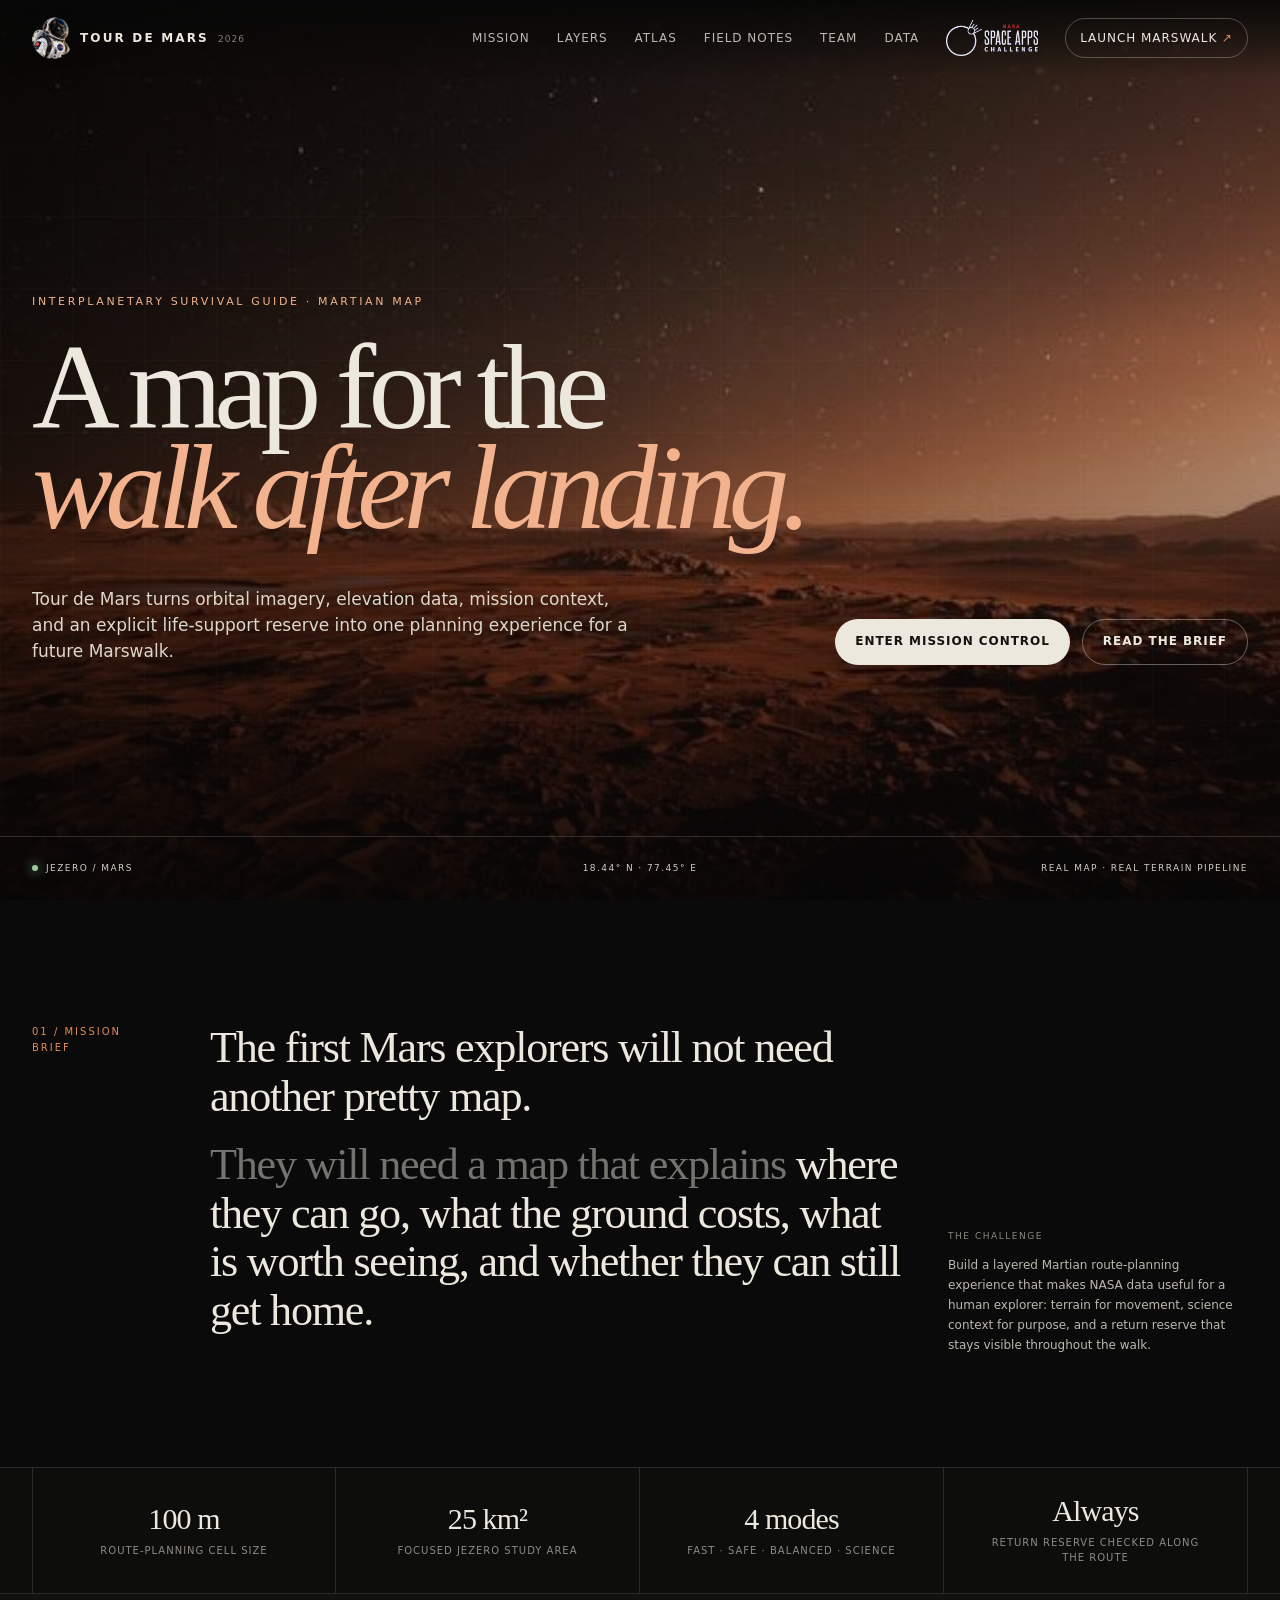
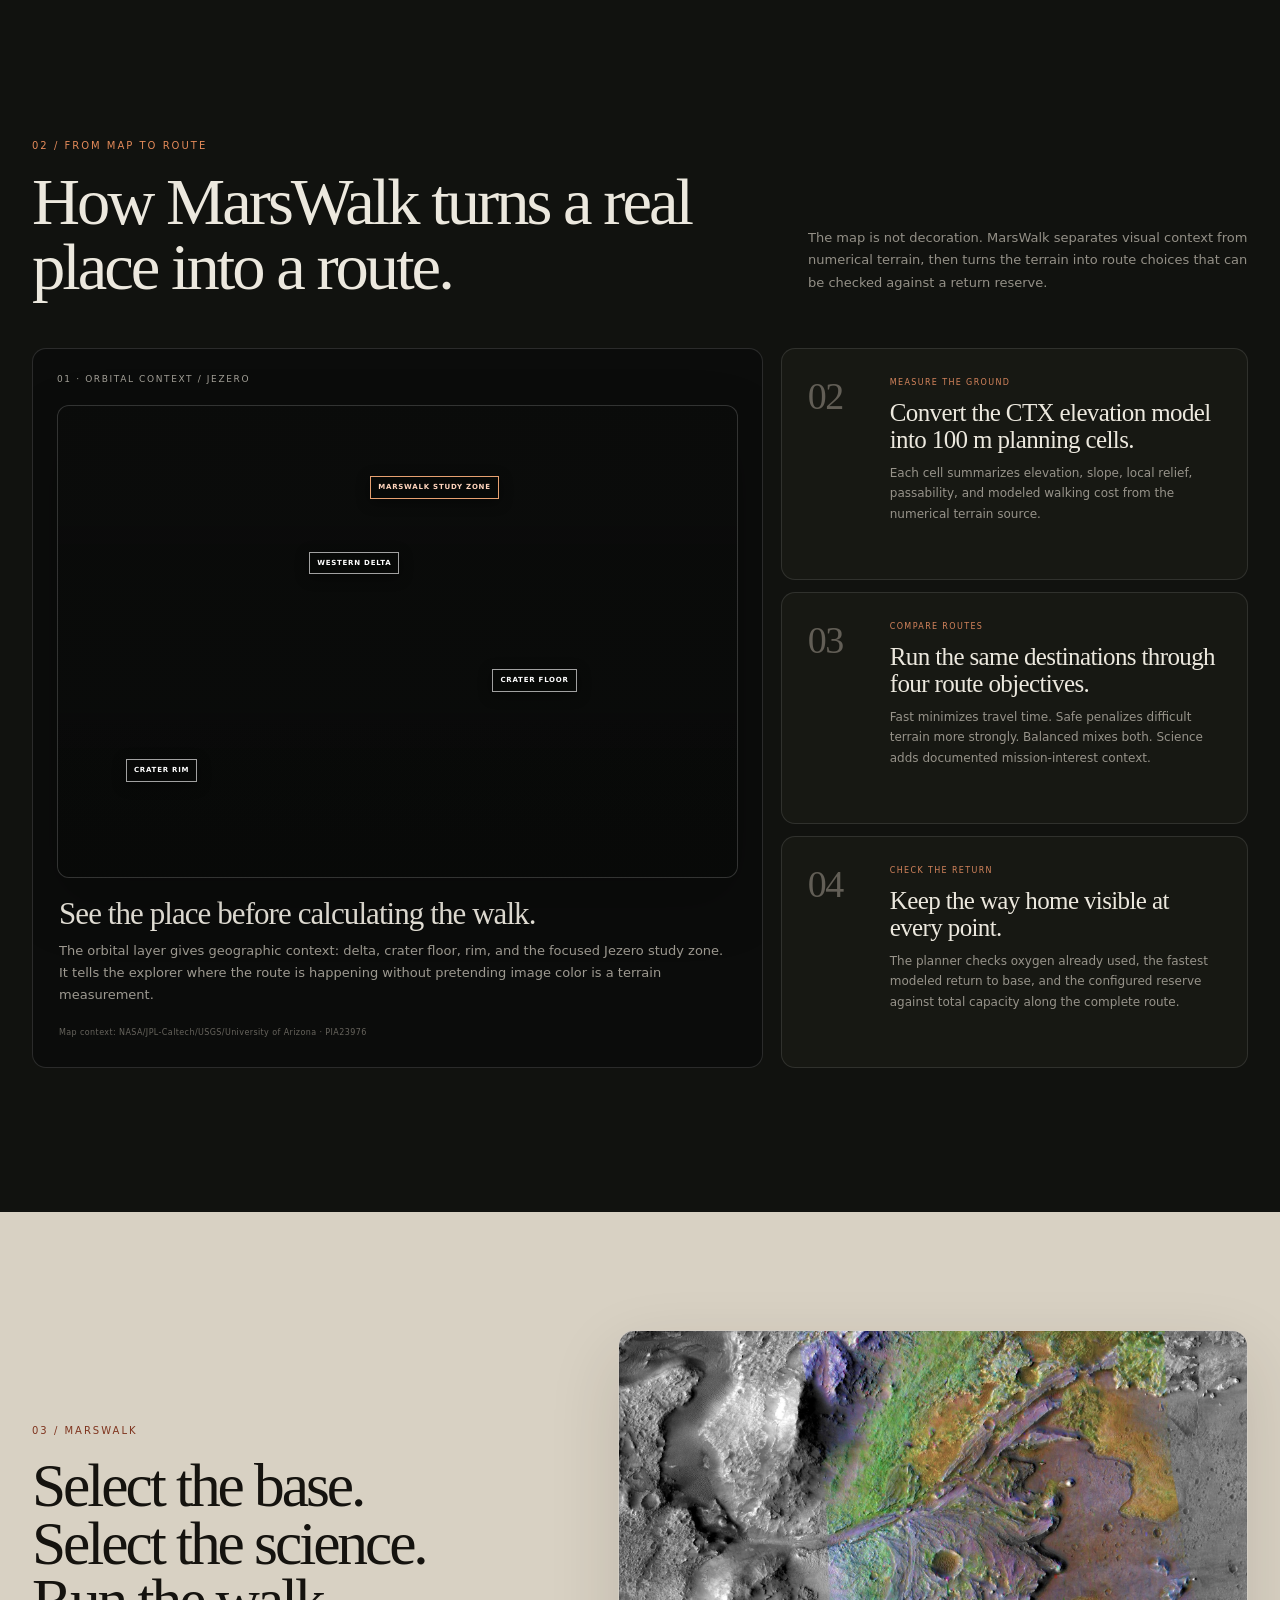
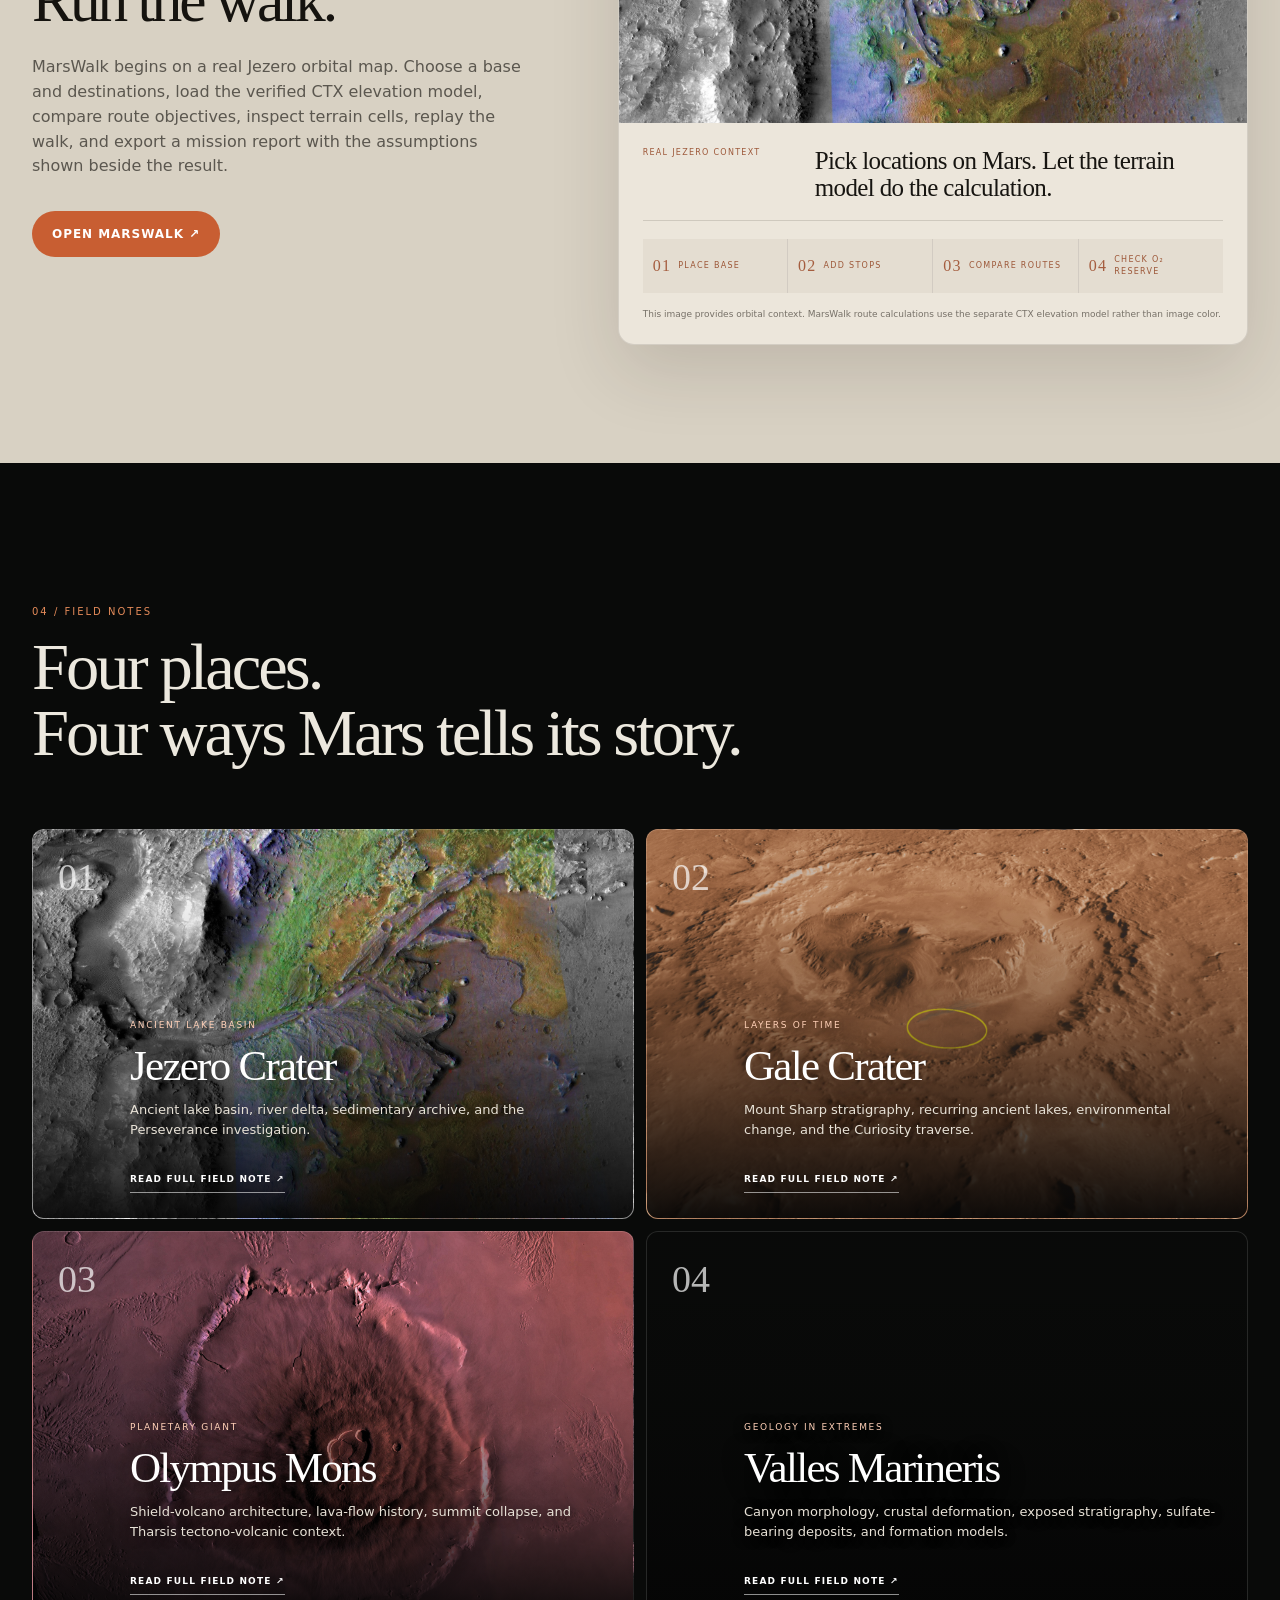
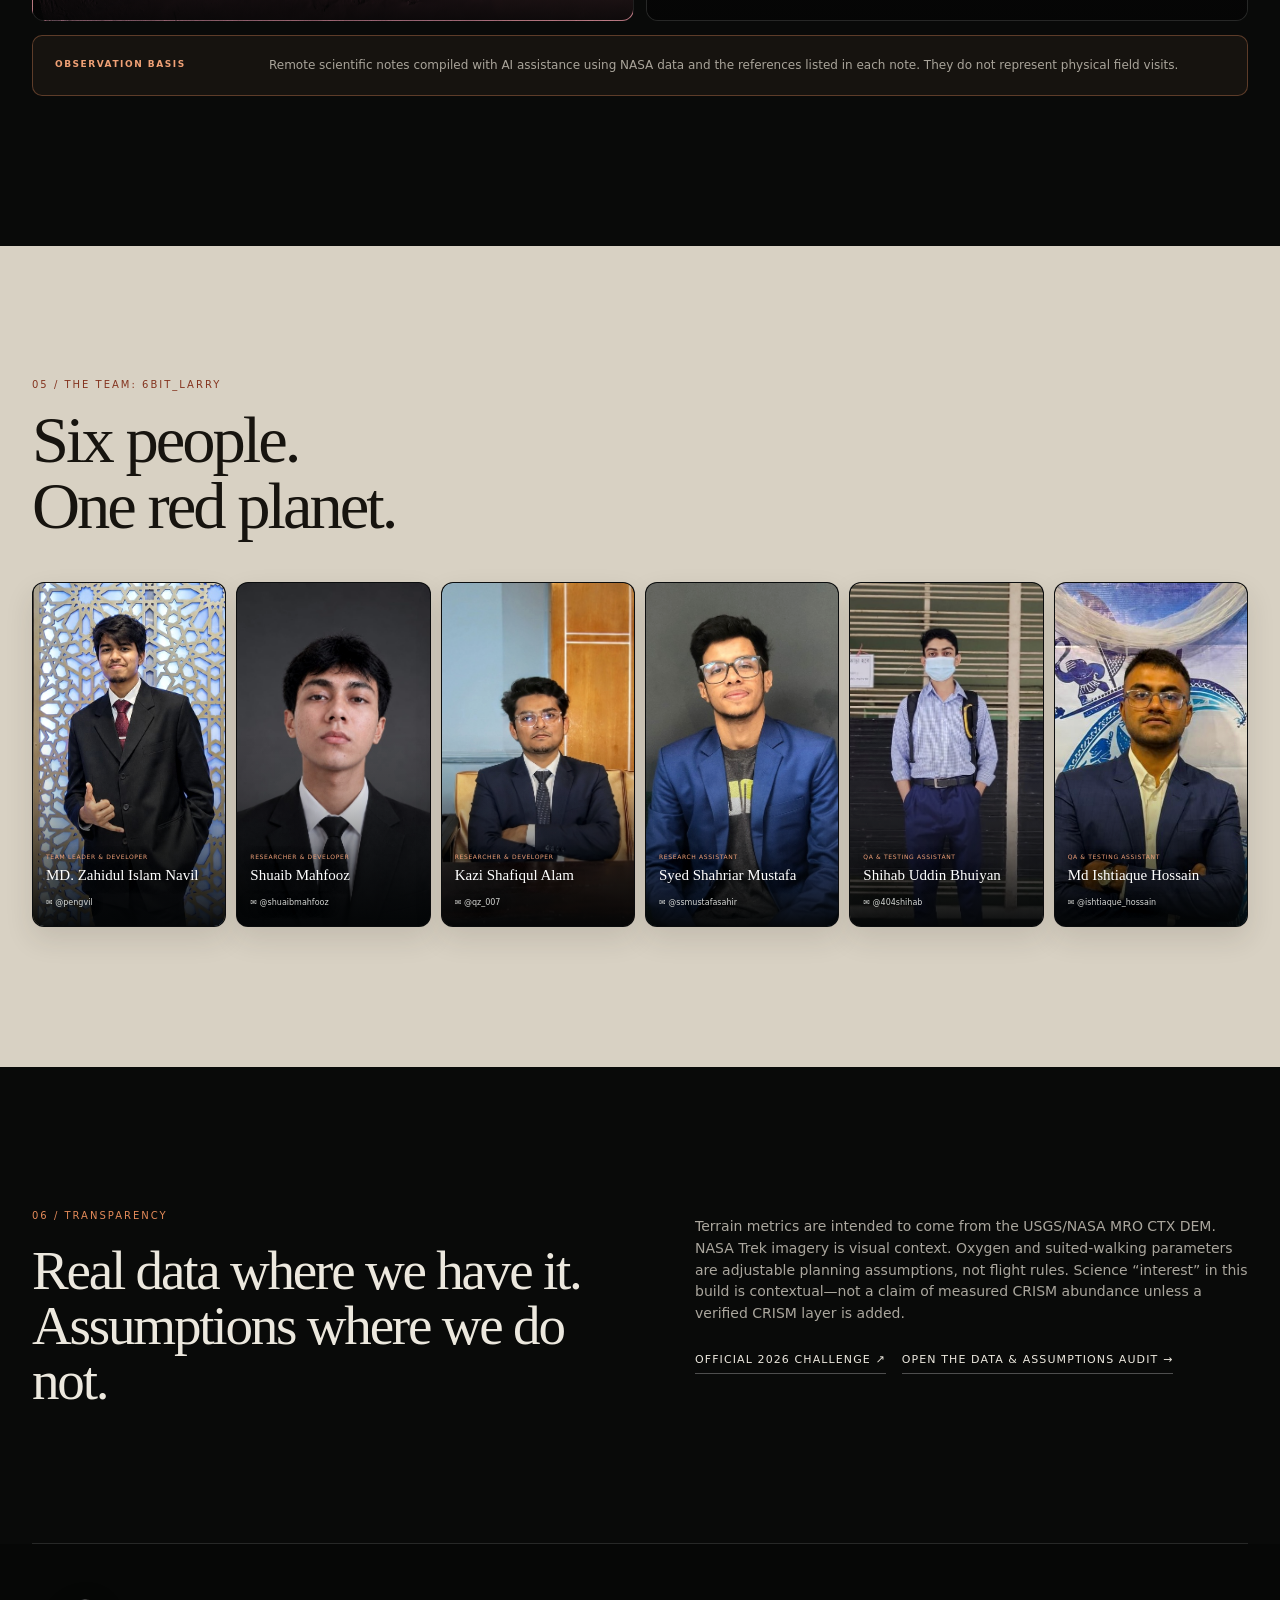
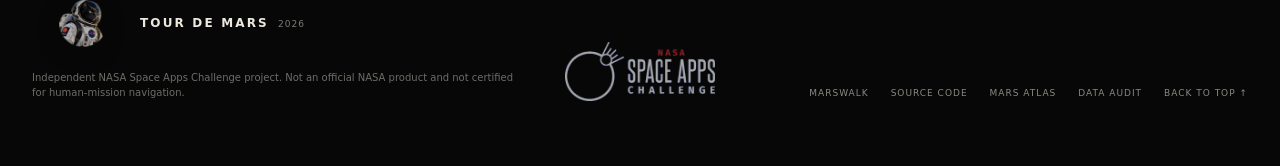
<file: index.html>
<!doctype html>
<html lang="en">
<head>
  <meta charset="utf-8">
  <meta name="viewport" content="width=device-width,initial-scale=1,viewport-fit=cover">
  <meta name="theme-color" content="#080908">
  <meta name="description" content="Tour de Mars — a NASA Space Apps Challenge 2026 project combining real Mars mapping, terrain-aware MarsWalk planning, science context, and transparent data provenance.">
  <title>Tour de Mars — Mission Control for a Marswalk</title>
  <link rel="stylesheet" href="app.css">
  <link rel="icon" type="image/png" href="./favicon.png">
  <script defer src="app.js"></script>
</head>
<body>
  <header class="topbar" id="top">
    <a class="wordmark" href="#top" aria-label="Tour de Mars home">
      <img class="team-logo" src="assets/team-logo.png" alt="Tour de Mars team emblem">
      <span class="wordmark-text"><b>TOUR DE MARS</b><small>2026</small></span>
    </a>
    <button class="menu" id="menuBtn" aria-label="Toggle navigation" aria-expanded="false">MENU</button>
    <nav id="nav" aria-label="Primary navigation">
      <a href="#brief">Mission</a><a href="#layers">Layers</a><a href="atlas.html">Atlas</a><a href="#field-notes">Field Notes</a><a href="#team">Team</a><a href="data-audit.html">Data</a>
      <a class="space-apps-link" href="https://www.spaceappschallenge.org/" target="_blank" rel="noopener noreferrer" aria-label="NASA Space Apps Challenge official website"><img src="assets/space-apps-logo-transparent.png" alt="NASA Space Apps Challenge"></a>
      <a class="nav-cta" href="marswalk.html">Launch MarsWalk <span>↗</span></a>
    </nav>
  </header>

  <main>
    <section class="hero">
      <div class="hero-media" aria-hidden="true"></div>
      <div class="hero-vignette"></div>
      <div class="hero-gridline" aria-hidden="true"></div>
      <div class="hero-content shell">
        <div class="hero-kicker reveal">INTERPLANETARY SURVIVAL GUIDE · MARTIAN MAP</div>
        <h1 class="reveal">A map for the<br><em>walk after landing.</em></h1>
        <div class="hero-lower reveal">
          <p>Tour de Mars turns orbital imagery, elevation data, mission context, and an explicit life-support reserve into one planning experience for a future Marswalk.</p>
          <div class="hero-actions"><a class="button light" href="marswalk.html">Enter mission control</a><a class="button line" href="#brief">Read the brief</a></div>
        </div>
      </div>
      <div class="hero-status">
        <span><i></i>JEZERO / MARS</span><span>18.44° N · 77.45° E</span><span>REAL MAP · REAL TERRAIN PIPELINE</span>
      </div>
    </section>

    <section class="manifesto shell" id="brief">
      <div class="manifesto-index">01 / MISSION BRIEF</div>
      <div class="manifesto-copy reveal">
        <p class="display-line">The first Mars explorers will not need another pretty map.</p>
        <p class="display-line muted">They will need a map that explains <span>where they can go, what the ground costs, what is worth seeing, and whether they can still get home.</span></p>
      </div>
      <aside class="manifesto-note reveal">
        <span>THE CHALLENGE</span>
        <p>Build a layered Martian route-planning experience that makes NASA data useful for a human explorer: terrain for movement, science context for purpose, and a return reserve that stays visible throughout the walk.</p>
      </aside>
    </section>

    <section class="metrics-wrap" aria-label="MarsWalk system overview">
      <div class="shell metrics reveal">
        <div><strong>100 m</strong><span>route-planning cell size</span></div>
        <div><strong>25 km²</strong><span>focused Jezero study area</span></div>
        <div><strong>4 modes</strong><span>Fast · Safe · Balanced · Science</span></div>
        <div><strong>Always</strong><span>return reserve checked along the route</span></div>
      </div>
    </section>

    <section class="layers-section" id="layers">
      <div class="shell">
        <div class="section-head system-head reveal">
          <div><span>02 / FROM MAP TO ROUTE</span><h2>How MarsWalk turns a real place into a route.</h2></div>
          <p>The map is not decoration. MarsWalk separates visual context from numerical terrain, then turns the terrain into route choices that can be checked against a return reserve.</p>
        </div>
        <div class="system-flow">
          <article class="system-map-card reveal">
            <div class="bento-tag">01 · ORBITAL CONTEXT / JEZERO</div>
            <div class="system-map-visual real-jezero-map" role="img" aria-label="NASA/JPL map of regions around Jezero Crater">
              <span class="map-label label-delta">WESTERN DELTA</span>
              <span class="map-label label-floor">CRATER FLOOR</span>
              <span class="map-label label-rim">CRATER RIM</span>
              <span class="map-label label-zone">MARSWALK STUDY ZONE</span>
            </div>
            <div class="system-map-copy">
              <h3>See the place before calculating the walk.</h3>
              <p>The orbital layer gives geographic context: delta, crater floor, rim, and the focused Jezero study zone. It tells the explorer where the route is happening without pretending image color is a terrain measurement.</p>
              <small>Map context: NASA/JPL-Caltech/USGS/University of Arizona · PIA23976</small>
            </div>
          </article>
          <div class="system-steps">
            <article class="system-step reveal"><div class="step-no">02</div><div><span>MEASURE THE GROUND</span><h3>Convert the CTX elevation model into 100 m planning cells.</h3><p>Each cell summarizes elevation, slope, local relief, passability, and modeled walking cost from the numerical terrain source.</p></div></article>
            <article class="system-step reveal"><div class="step-no">03</div><div><span>COMPARE ROUTES</span><h3>Run the same destinations through four route objectives.</h3><p>Fast minimizes travel time. Safe penalizes difficult terrain more strongly. Balanced mixes both. Science adds documented mission-interest context.</p></div></article>
            <article class="system-step reveal"><div class="step-no">04</div><div><span>CHECK THE RETURN</span><h3>Keep the way home visible at every point.</h3><p>The planner checks oxygen already used, the fastest modeled return to base, and the configured reserve against total capacity along the complete route.</p></div></article>
          </div>
        </div>
      </div>
    </section>

    <section class="marswalk-callout">
      <div class="shell callout-grid">
        <div class="callout-copy reveal"><span>03 / MARSWALK</span><h2>Select the base.<br>Select the science.<br>Run the walk.</h2><p>MarsWalk begins on a real Jezero orbital map. Choose a base and destinations, load the verified CTX elevation model, compare route objectives, inspect terrain cells, replay the walk, and export a mission report with the assumptions shown beside the result.</p><a class="button copper" href="marswalk.html">Open MarsWalk ↗</a></div>
        <figure class="mission-visual reveal">
          <img src="assets/jezero-crater.jpg" alt="Orbital false-color view of terrain inside Jezero Crater">
          <figcaption>
            <div><span>REAL JEZERO CONTEXT</span><strong>Pick locations on Mars. Let the terrain model do the calculation.</strong></div>
            <div class="mission-mini-flow" aria-label="MarsWalk planning sequence"><span><b>01</b> Place base</span><span><b>02</b> Add stops</span><span><b>03</b> Compare routes</span><span><b>04</b> Check O₂ reserve</span></div>
            <small>This image provides orbital context. MarsWalk route calculations use the separate CTX elevation model rather than image color.</small>
          </figcaption>
        </figure>
      </div>
    </section>

    <section class="field-section shell" id="field-notes">
      <div class="section-head reveal"><div><span>04 / FIELD NOTES</span><h2>Four places.<br>Four ways Mars tells its story.</h2></div></div>
      <div class="field-grid">
        <a class="field-card field-jezero reveal" href="field-jezero.html"><div class="field-no">01</div><div><span>ANCIENT LAKE BASIN</span><h3>Jezero Crater</h3><p>Ancient lake basin, river delta, sedimentary archive, and the Perseverance investigation.</p><b class="field-open">Read full field note ↗</b></div></a>
        <a class="field-card field-gale reveal" href="field-gale.html"><div class="field-no">02</div><div><span>LAYERS OF TIME</span><h3>Gale Crater</h3><p>Mount Sharp stratigraphy, recurring ancient lakes, environmental change, and the Curiosity traverse.</p><b class="field-open">Read full field note ↗</b></div></a>
        <a class="field-card field-olympus reveal" href="field-olympus.html"><div class="field-no">03</div><div><span>PLANETARY GIANT</span><h3>Olympus Mons</h3><p>Shield-volcano architecture, lava-flow history, summit collapse, and Tharsis tectono-volcanic context.</p><b class="field-open">Read full field note ↗</b></div></a>
        <a class="field-card field-valles reveal" href="field-valles.html"><div class="field-no">04</div><div><span>GEOLOGY IN EXTREMES</span><h3>Valles Marineris</h3><p>Canyon morphology, crustal deformation, exposed stratigraphy, sulfate-bearing deposits, and formation models.</p><b class="field-open">Read full field note ↗</b></div></a>
      </div>
      <div class="field-provenance reveal"><strong>OBSERVATION BASIS</strong><span>Remote scientific notes compiled with AI assistance using NASA data and the references listed in each note. They do not represent physical field visits.</span></div>
    </section>

    <section class="team-section" id="team">
      <div class="shell">
        <div class="section-head team-head reveal"><div><span>05 / THE TEAM: 6bit_Larry</span><h2>Six people.<br>One red planet.</h2></div></div>
        <div class="team-grid" aria-label="Tour de Mars team members">
          <article class="person reveal"><img src="assets/team-member-1.jpg" alt="MD. Zahidul Islam Navil"><div><small>TEAM LEADER &amp; DEVELOPER</small><h3>MD. Zahidul Islam Navil</h3><span>✉ @pengvil</span></div></article>
          <article class="person reveal"><img src="assets/team-member-2.jpg" alt="Shuaib Mahfooz"><div><small>RESEARCHER &amp; DEVELOPER</small><h3>Shuaib Mahfooz</h3><span>✉ @shuaibmahfooz</span></div></article>
          <article class="person reveal"><img src="assets/team-member-3.jpg" alt="Kazi Shafiqul Alam"><div><small>RESEARCHER &amp; DEVELOPER</small><h3>Kazi Shafiqul Alam</h3><span>✉ @qz_007</span></div></article>
          <article class="person reveal"><img src="assets/team-member-4.jpg" alt="Syed Shahriar Mustafa"><div><small>RESEARCH ASSISTANT</small><h3>Syed Shahriar Mustafa</h3><span>✉ @ssmustafasahir</span></div></article>
          <article class="person reveal"><img src="assets/team-member-5.jpg" alt="Shihab Uddin Bhuiyan"><div><small>QA &amp; TESTING ASSISTANT</small><h3>Shihab Uddin Bhuiyan</h3><span>✉ @404shihab</span></div></article>
          <article class="person reveal"><img src="assets/team-member-6.jpg" alt="Md Ishtiaque Hossain"><div><small>QA &amp; TESTING ASSISTANT</small><h3>Md Ishtiaque Hossain</h3><span>✉ @ishtiaque_hossain</span></div></article>
        </div>
      </div>
    </section>

    <section class="transparency shell reveal">
      <div><span>06 / TRANSPARENCY</span><h2>Real data where we have it.<br>Assumptions where we do not.</h2></div>
      <div><p>Terrain metrics are intended to come from the USGS/NASA MRO CTX DEM. NASA Trek imagery is visual context. Oxygen and suited-walking parameters are adjustable planning assumptions, not flight rules. Science “interest” in this build is contextual—not a claim of measured CRISM abundance unless a verified CRISM layer is added.</p><a class="text-link" href="https://www.spaceappschallenge.org/2026/challenges/interplanetary-survival-guide-martian-map/?tab=resources" target="_blank" rel="noopener noreferrer">Official 2026 challenge ↗</a><a class="text-link" href="data-audit.html">Open the data &amp; assumptions audit →</a></div>
    </section>
  </main>

  <footer>
    <div class="shell footer-grid">
      <div><a class="wordmark footer-mark" href="#top"><img class="team-logo footer-team-logo" src="assets/team-logo.png" alt="Tour de Mars team emblem"><span class="wordmark-text"><b>TOUR DE MARS</b><small>2026</small></span></a><p>Independent NASA Space Apps Challenge project. Not an official NASA product and not certified for human-mission navigation.</p></div>
      <a class="footer-space-apps" href="https://www.spaceappschallenge.org/" target="_blank" rel="noopener noreferrer" aria-label="Open the official NASA Space Apps Challenge website"><img src="assets/space-apps-logo-transparent.png" alt="NASA Space Apps Challenge"></a>
      <div class="footer-links"><a href="marswalk.html">MarsWalk</a><a href="https://github.com/kazi-shafiqul-alam/tdm" target="_blank" rel="noopener noreferrer">Source code</a><a href="atlas.html">Mars Atlas</a><a href="data-audit.html">Data audit</a><a href="#top">Back to top ↑</a></div>
    </div>
  </footer>
</body>
</html>
</file>
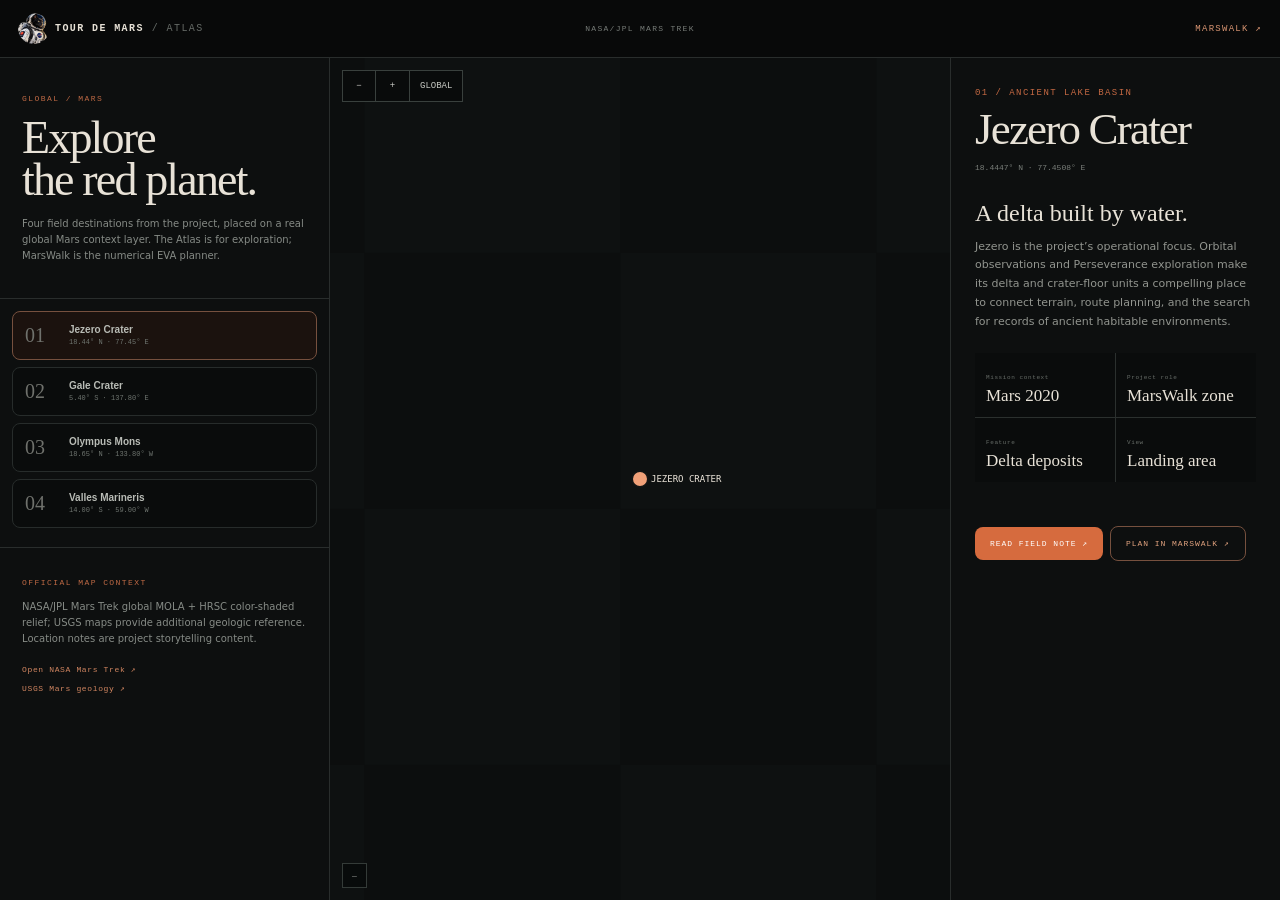
<file: atlas.html>
<!doctype html>
<html lang="en">
<head>
  <meta charset="utf-8">
  <meta name="viewport" content="width=device-width,initial-scale=1,viewport-fit=cover">
  <meta name="theme-color" content="#070808">
  <meta name="description" content="Tour de Mars Atlas — explore four Martian destinations on a real NASA/JPL Mars Trek global basemap.">
  <title>Mars Atlas — Tour de Mars</title>
  <link rel="stylesheet" href="atlas.css">
  <script defer src="atlas.js"></script>
</head>
<body>
  <header class="atlas-header"><a href="index.html" class="brand"><img src="assets/team-logo.png" alt="Tour de Mars team emblem"><b>TOUR DE MARS</b><span>/ ATLAS</span></a><div id="atlasStatus">NASA/JPL MARS TREK</div><a href="marswalk.html" class="launch">MARSWALK ↗</a></header>
  <main class="atlas-layout">
    <aside class="atlas-sidebar">
      <div class="atlas-intro"><span>GLOBAL / MARS</span><h1>Explore<br>the red planet.</h1><p>Four field destinations from the project, placed on a real global Mars context layer. The Atlas is for exploration; MarsWalk is the numerical EVA planner.</p></div>
      <div class="places" id="placeList">
        <button class="place active" data-place="jezero"><span>01</span><div><b>Jezero Crater</b><small>18.44° N · 77.45° E</small></div></button>
        <button class="place" data-place="gale"><span>02</span><div><b>Gale Crater</b><small>5.40° S · 137.80° E</small></div></button>
        <button class="place" data-place="olympus"><span>03</span><div><b>Olympus Mons</b><small>18.65° N · 133.80° W</small></div></button>
        <button class="place" data-place="valles"><span>04</span><div><b>Valles Marineris</b><small>14.00° S · 59.00° W</small></div></button>
      </div>
      <div class="atlas-source"><span>OFFICIAL MAP CONTEXT</span><p>NASA/JPL Mars Trek global MOLA + HRSC color-shaded relief; USGS maps provide additional geologic reference. Location notes are project storytelling content.</p><a href="https://trek.nasa.gov/mars/" target="_blank" rel="noreferrer">Open NASA Mars Trek ↗</a><a href="https://astrogeology-usgs.hub.arcgis.com/pages/interactive-maps-mars" target="_blank" rel="noopener noreferrer">USGS Mars geology ↗</a></div>
    </aside>

    <section class="atlas-map-wrap">
      <canvas id="atlasMap" aria-label="Interactive global map of Mars"></canvas>
      <div class="atlas-controls"><button id="atlasZoomOut">−</button><button id="atlasZoomIn">+</button><button id="atlasReset">GLOBAL</button></div>
      <div class="atlas-coords" id="atlasCoords">—</div>
      <div class="atlas-loading" id="atlasLoading"><i></i><b>Loading NASA Mars context</b></div>
    </section>

    <aside class="detail" id="placeDetail"></aside>
  </main>
</body>
</html>
</file>
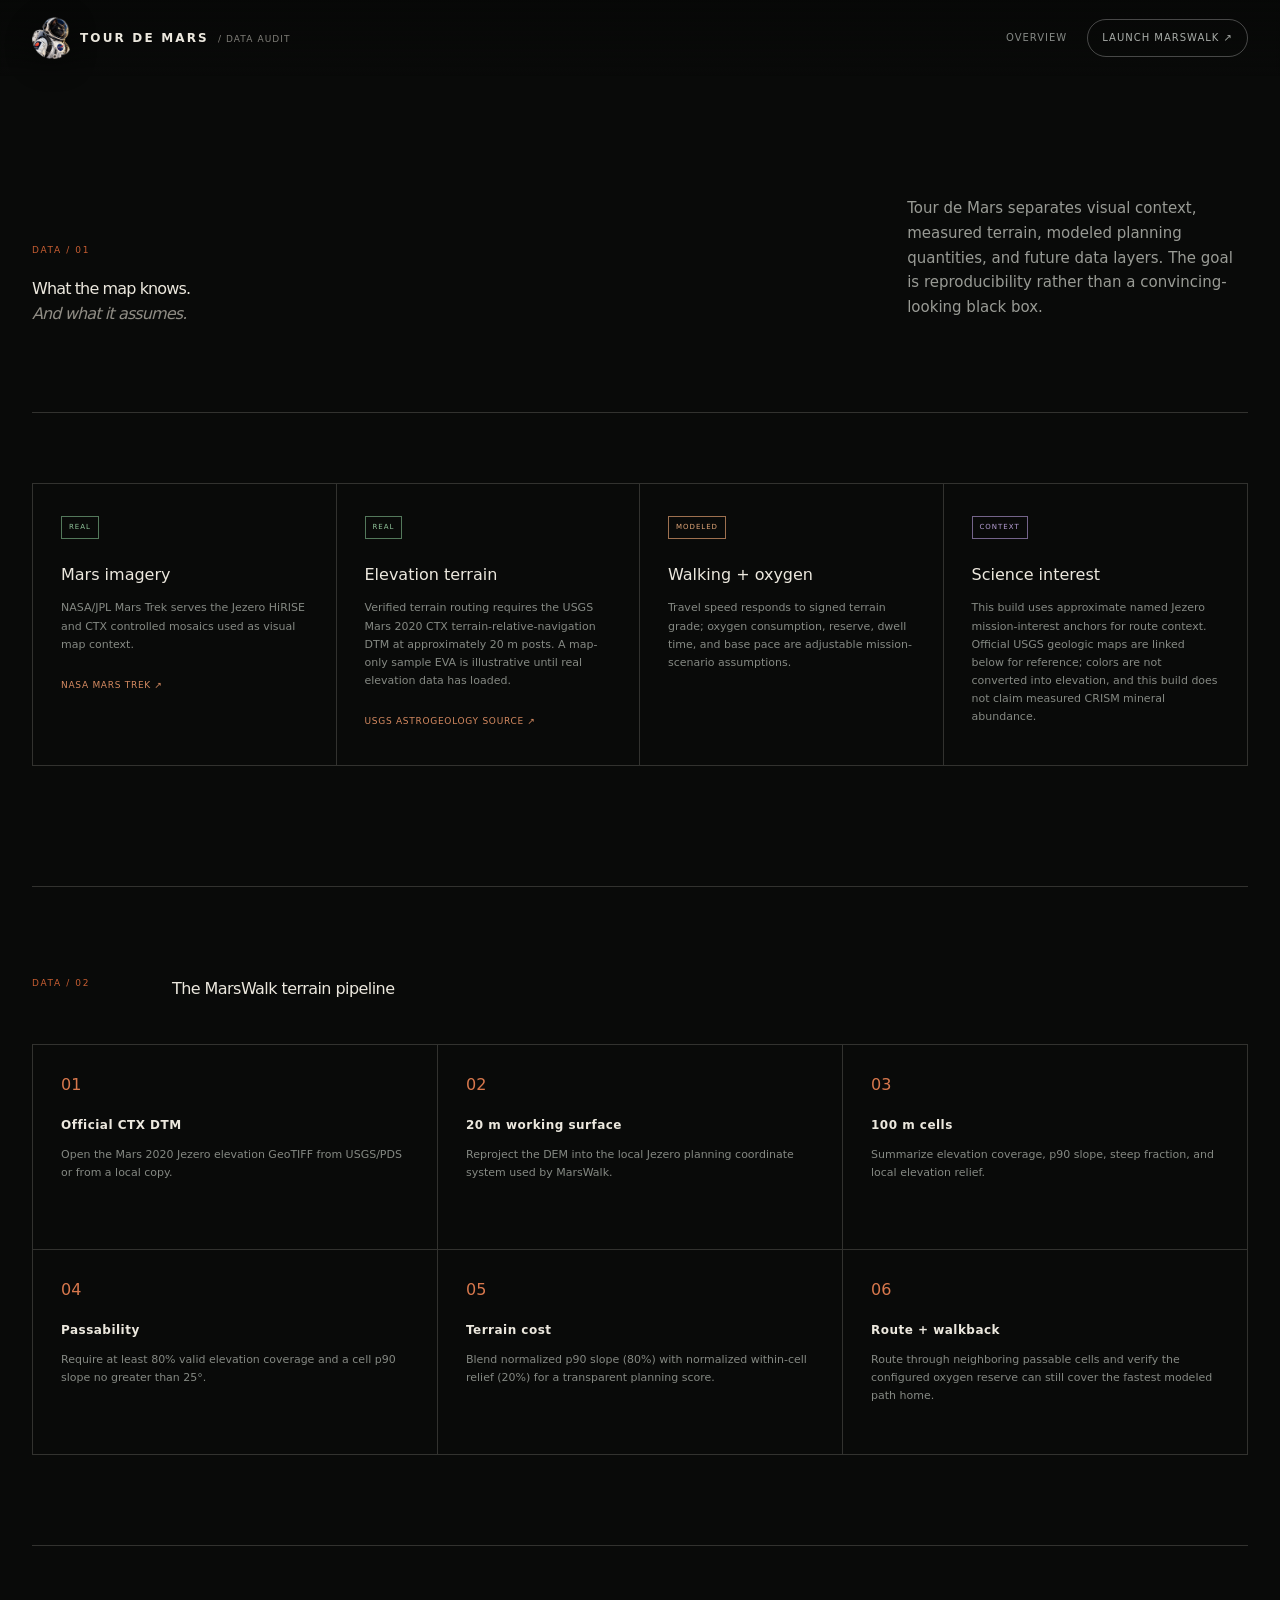
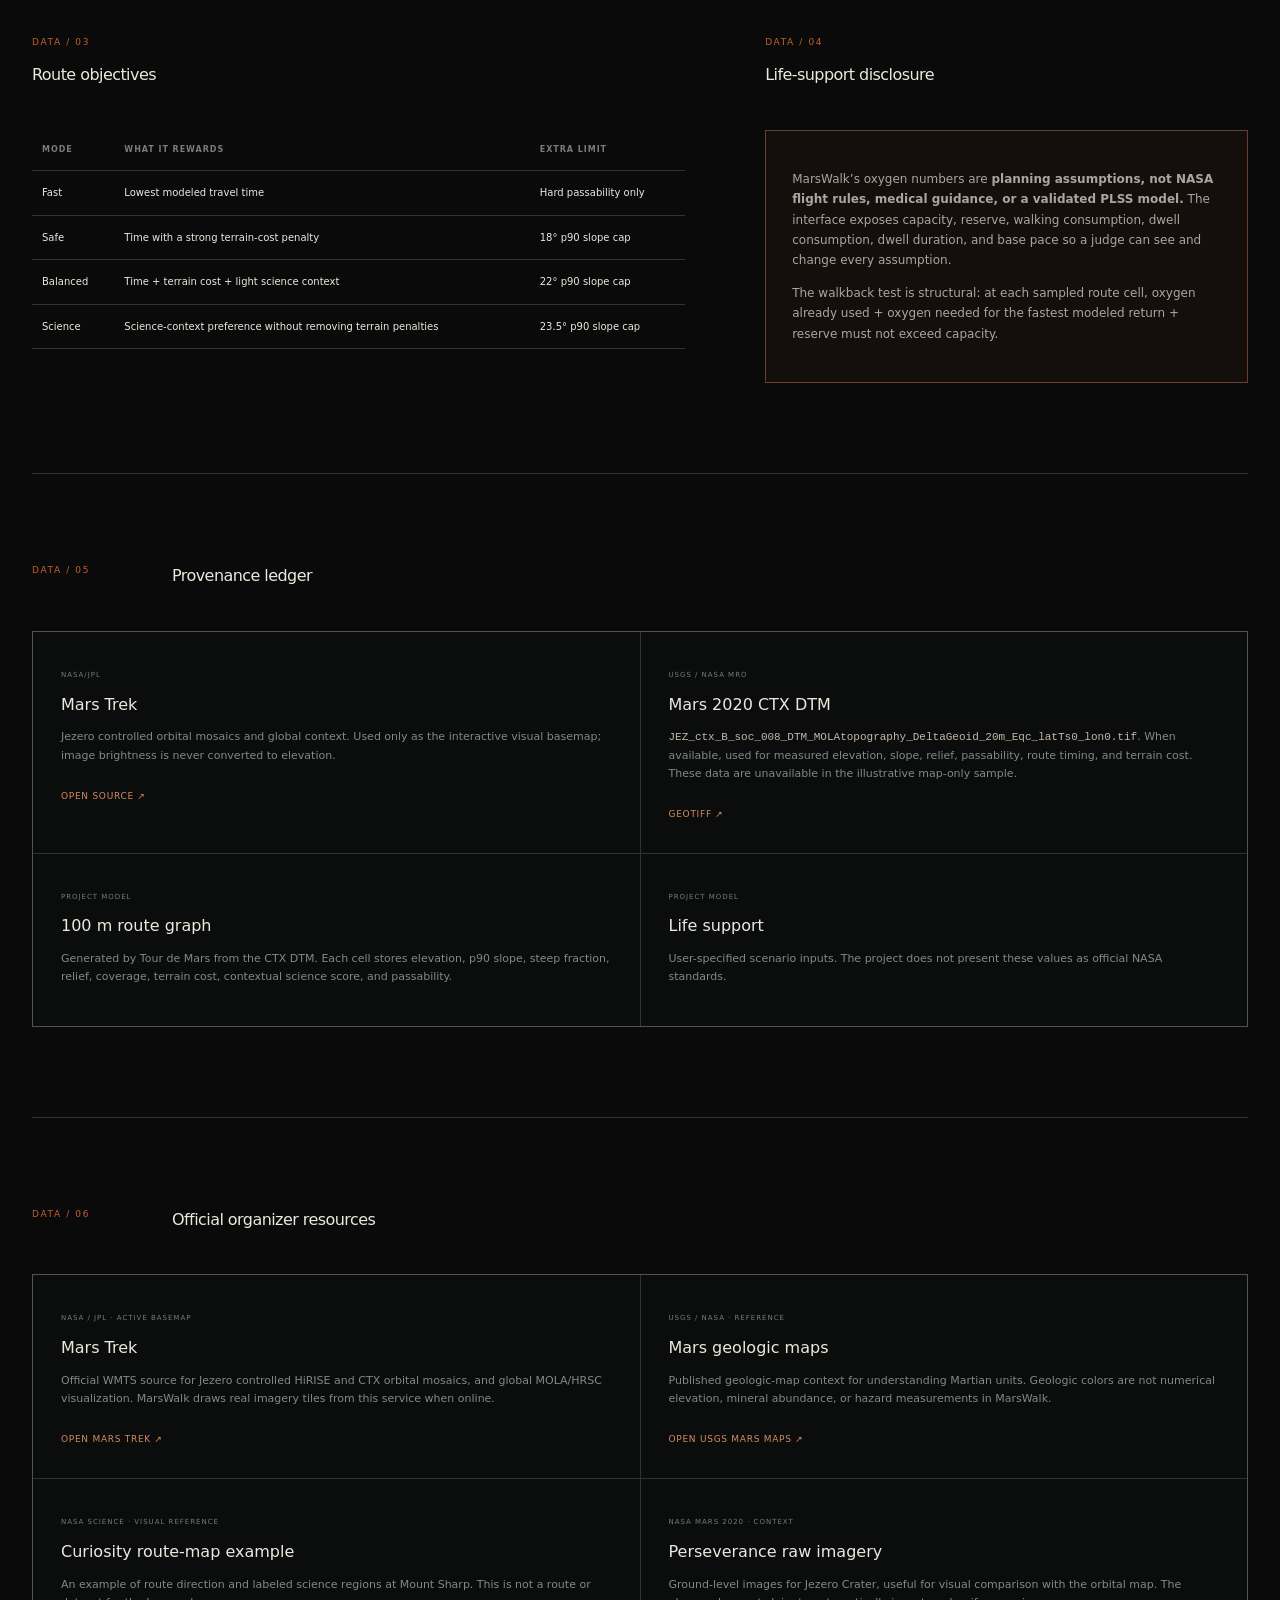
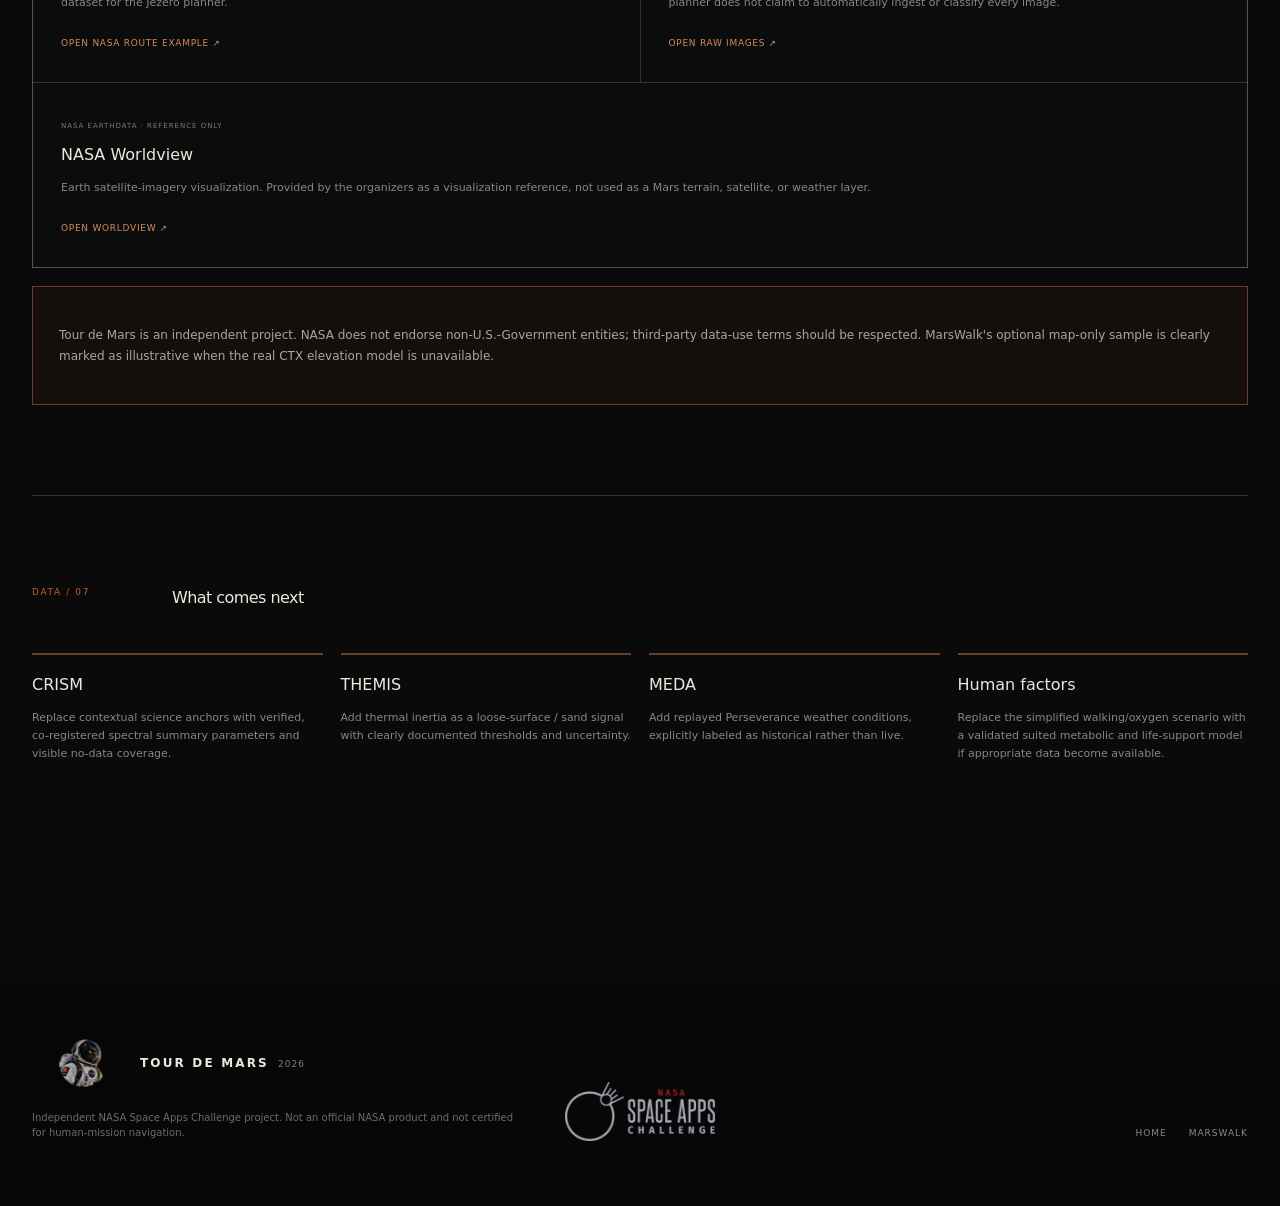
<file: data-audit.html>
<!doctype html>
<html lang="en">
<head>
  <meta charset="utf-8">
  <meta name="viewport" content="width=device-width,initial-scale=1,viewport-fit=cover">
  <meta name="theme-color" content="#080908">
  <meta name="description" content="Tour de Mars data and assumptions audit — what is measured, modeled, contextual, and planned for future integration.">
  <title>Data Audit — Tour de Mars</title>
  <link rel="stylesheet" href="app.css">
  <link rel="stylesheet" href="audit.css">
</head>
<body class="audit-body">
  <header class="topbar audit-topbar">
    <a class="wordmark" href="index.html"><img class="team-logo" src="assets/team-logo.png" alt="Tour de Mars team emblem"><span class="wordmark-text"><b>TOUR DE MARS</b><small>/ DATA AUDIT</small></span></a>
    <nav class="audit-nav"><a href="index.html">Overview</a><a class="nav-cta" href="marswalk.html">Launch MarsWalk ↗</a></nav>
  </header>

  <main class="audit-main shell">
    <section class="audit-hero">
      <div><span class="audit-index">DATA / 01</span><h1>What the map knows.<br><em>And what it assumes.</em></h1></div>
      <p>Tour de Mars separates visual context, measured terrain, modeled planning quantities, and future data layers. The goal is reproducibility rather than a convincing-looking black box.</p>
    </section>

    <section class="audit-status-grid">
      <article><span class="status real">REAL</span><h2>Mars imagery</h2><p>NASA/JPL Mars Trek serves the Jezero HiRISE and CTX controlled mosaics used as visual map context.</p><a href="https://trek.nasa.gov/mars/" target="_blank" rel="noreferrer">NASA Mars Trek ↗</a></article>
      <article><span class="status real">REAL</span><h2>Elevation terrain</h2><p>Verified terrain routing requires the USGS Mars 2020 CTX terrain-relative-navigation DTM at approximately 20 m posts. A map-only sample EVA is illustrative until real elevation data has loaded.</p><a href="https://astrogeology.usgs.gov/search/map/mars_2020_terrain_relative_navigation_hi_rise_and_ctx_digital_terrain_model_mosaic" target="_blank" rel="noreferrer">USGS Astrogeology source ↗</a></article>
      <article><span class="status modeled">MODELED</span><h2>Walking + oxygen</h2><p>Travel speed responds to signed terrain grade; oxygen consumption, reserve, dwell time, and base pace are adjustable mission-scenario assumptions.</p></article>
      <article><span class="status context">CONTEXT</span><h2>Science interest</h2><p>This build uses approximate named Jezero mission-interest anchors for route context. Official USGS geologic maps are linked below for reference; colors are not converted into elevation, and this build does not claim measured CRISM mineral abundance.</p></article>
    </section>

    <section class="audit-section">
      <div class="audit-section-head"><span>DATA / 02</span><h2>The MarsWalk terrain pipeline</h2></div>
      <div class="pipeline">
        <div><b>01</b><strong>Official CTX DTM</strong><p>Open the Mars 2020 Jezero elevation GeoTIFF from USGS/PDS or from a local copy.</p></div>
        <div><b>02</b><strong>20 m working surface</strong><p>Reproject the DEM into the local Jezero planning coordinate system used by MarsWalk.</p></div>
        <div><b>03</b><strong>100 m cells</strong><p>Summarize elevation coverage, p90 slope, steep fraction, and local elevation relief.</p></div>
        <div><b>04</b><strong>Passability</strong><p>Require at least 80% valid elevation coverage and a cell p90 slope no greater than 25°.</p></div>
        <div><b>05</b><strong>Terrain cost</strong><p>Blend normalized p90 slope (80%) with normalized within-cell relief (20%) for a transparent planning score.</p></div>
        <div><b>06</b><strong>Route + walkback</strong><p>Route through neighboring passable cells and verify the configured oxygen reserve can still cover the fastest modeled path home.</p></div>
      </div>
    </section>

    <section class="audit-section two-col">
      <div>
        <div class="audit-section-head"><span>DATA / 03</span><h2>Route objectives</h2></div>
        <table class="audit-table">
          <thead><tr><th>Mode</th><th>What it rewards</th><th>Extra limit</th></tr></thead>
          <tbody>
            <tr><td>Fast</td><td>Lowest modeled travel time</td><td>Hard passability only</td></tr>
            <tr><td>Safe</td><td>Time with a strong terrain-cost penalty</td><td>18° p90 slope cap</td></tr>
            <tr><td>Balanced</td><td>Time + terrain cost + light science context</td><td>22° p90 slope cap</td></tr>
            <tr><td>Science</td><td>Science-context preference without removing terrain penalties</td><td>23.5° p90 slope cap</td></tr>
          </tbody>
        </table>
      </div>
      <div>
        <div class="audit-section-head"><span>DATA / 04</span><h2>Life-support disclosure</h2></div>
        <div class="callout-box"><p>MarsWalk’s oxygen numbers are <strong>planning assumptions, not NASA flight rules, medical guidance, or a validated PLSS model.</strong> The interface exposes capacity, reserve, walking consumption, dwell consumption, dwell duration, and base pace so a judge can see and change every assumption.</p><p>The walkback test is structural: at each sampled route cell, oxygen already used + oxygen needed for the fastest modeled return + reserve must not exceed capacity.</p></div>
      </div>
    </section>

    <section class="audit-section">
      <div class="audit-section-head"><span>DATA / 05</span><h2>Provenance ledger</h2></div>
      <div class="ledger">
        <article><div><span>NASA/JPL</span><h3>Mars Trek</h3></div><p>Jezero controlled orbital mosaics and global context. Used only as the interactive visual basemap; image brightness is never converted to elevation.</p><a href="https://trek.nasa.gov/mars/" target="_blank" rel="noreferrer">Open source ↗</a></article>
        <article><div><span>USGS / NASA MRO</span><h3>Mars 2020 CTX DTM</h3></div><p><code>JEZ_ctx_B_soc_008_DTM_MOLAtopography_DeltaGeoid_20m_Eqc_latTs0_lon0.tif</code>. When available, used for measured elevation, slope, relief, passability, route timing, and terrain cost. These data are unavailable in the illustrative map-only sample.</p><a href="https://planetarymaps.usgs.gov/mosaic/mars2020_trn/CTX/JEZ_ctx_B_soc_008_DTM_MOLAtopography_DeltaGeoid_20m_Eqc_latTs0_lon0.tif" target="_blank" rel="noreferrer">GeoTIFF ↗</a></article>
        <article><div><span>PROJECT MODEL</span><h3>100 m route graph</h3></div><p>Generated by Tour de Mars from the CTX DTM. Each cell stores elevation, p90 slope, steep fraction, relief, coverage, terrain cost, contextual science score, and passability.</p></article>
        <article><div><span>PROJECT MODEL</span><h3>Life support</h3></div><p>User-specified scenario inputs. The project does not present these values as official NASA standards.</p></article>
      </div>
    </section>

    <section class="audit-section organizer-sources">
      <div class="audit-section-head"><span>DATA / 06</span><h2>Official organizer resources</h2></div>
      <div class="ledger">
        <article><div><span>NASA / JPL · ACTIVE BASEMAP</span><h3>Mars Trek</h3></div><p>Official WMTS source for Jezero controlled HiRISE and CTX orbital mosaics, and global MOLA/HRSC visualization. MarsWalk draws real imagery tiles from this service when online.</p><a href="https://trek.nasa.gov/mars/" target="_blank" rel="noopener noreferrer">Open Mars Trek ↗</a></article>
        <article><div><span>USGS / NASA · REFERENCE</span><h3>Mars geologic maps</h3></div><p>Published geologic-map context for understanding Martian units. Geologic colors are not numerical elevation, mineral abundance, or hazard measurements in MarsWalk.</p><a href="https://astrogeology-usgs.hub.arcgis.com/pages/interactive-maps-mars" target="_blank" rel="noopener noreferrer">Open USGS Mars maps ↗</a></article>
        <article><div><span>NASA SCIENCE · VISUAL REFERENCE</span><h3>Curiosity route-map example</h3></div><p>An example of route direction and labeled science regions at Mount Sharp. This is not a route or dataset for the Jezero planner.</p><a href="https://science.nasa.gov/resource/curiositys-proposed-path-up-mount-sharp/" target="_blank" rel="noopener noreferrer">Open NASA route example ↗</a></article>
        <article><div><span>NASA MARS 2020 · CONTEXT</span><h3>Perseverance raw imagery</h3></div><p>Ground-level images for Jezero Crater, useful for visual comparison with the orbital map. The planner does not claim to automatically ingest or classify every image.</p><a href="https://mars.nasa.gov/mars2020/multimedia/raw-images/" target="_blank" rel="noopener noreferrer">Open raw images ↗</a></article>
        <article><div><span>NASA EARTHDATA · REFERENCE ONLY</span><h3>NASA Worldview</h3></div><p>Earth satellite-imagery visualization. Provided by the organizers as a visualization reference, not used as a Mars terrain, satellite, or weather layer.</p><a href="https://worldview.earthdata.nasa.gov/" target="_blank" rel="noopener noreferrer">Open Worldview ↗</a></article>
      </div>
      <div class="callout-box resource-disclaimer"><p>Tour de Mars is an independent project. NASA does not endorse non-U.S.-Government entities; third-party data-use terms should be respected. MarsWalk's optional map-only sample is clearly marked as illustrative when the real CTX elevation model is unavailable.</p></div>
    </section>

    <section class="audit-section roadmap-audit">
      <div class="audit-section-head"><span>DATA / 07</span><h2>What comes next</h2></div>
      <div class="roadmap-grid">
        <div><b>CRISM</b><p>Replace contextual science anchors with verified, co-registered spectral summary parameters and visible no-data coverage.</p></div>
        <div><b>THEMIS</b><p>Add thermal inertia as a loose-surface / sand signal with clearly documented thresholds and uncertainty.</p></div>
        <div><b>MEDA</b><p>Add replayed Perseverance weather conditions, explicitly labeled as historical rather than live.</p></div>
        <div><b>Human factors</b><p>Replace the simplified walking/oxygen scenario with a validated suited metabolic and life-support model if appropriate data become available.</p></div>
      </div>
    </section>
  </main>

  <footer><div class="shell footer-grid"><div><a class="wordmark footer-mark" href="index.html"><img class="team-logo footer-team-logo" src="assets/team-logo.png" alt="Tour de Mars team emblem"><span class="wordmark-text"><b>TOUR DE MARS</b><small>2026</small></span></a><p>Independent NASA Space Apps Challenge project. Not an official NASA product and not certified for human-mission navigation.</p></div><a class="footer-space-apps" href="https://www.spaceappschallenge.org/" target="_blank" rel="noopener noreferrer"><img src="assets/space-apps-logo-transparent.png" alt="NASA Space Apps Challenge"></a><div class="footer-links"><a href="index.html">Home</a><a href="marswalk.html">MarsWalk</a></div></div></footer>
</body>
</html>
</file>
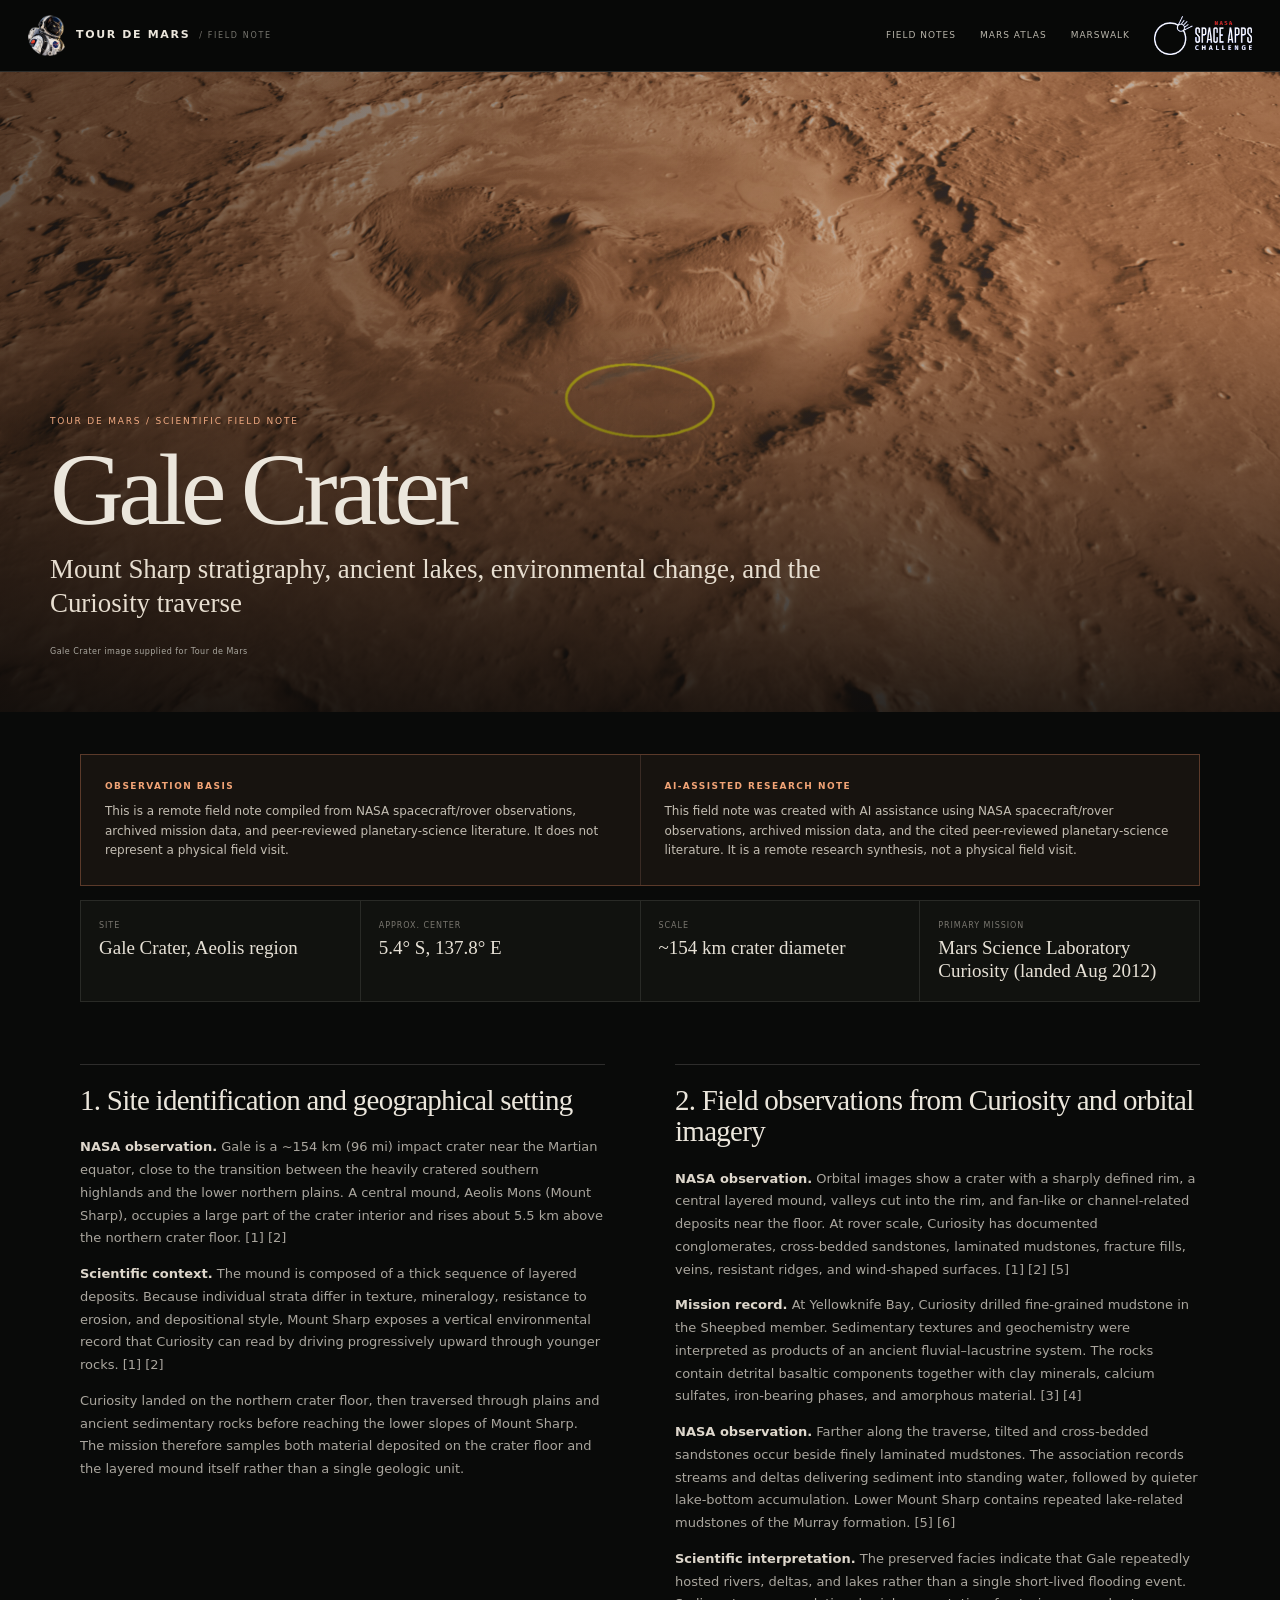
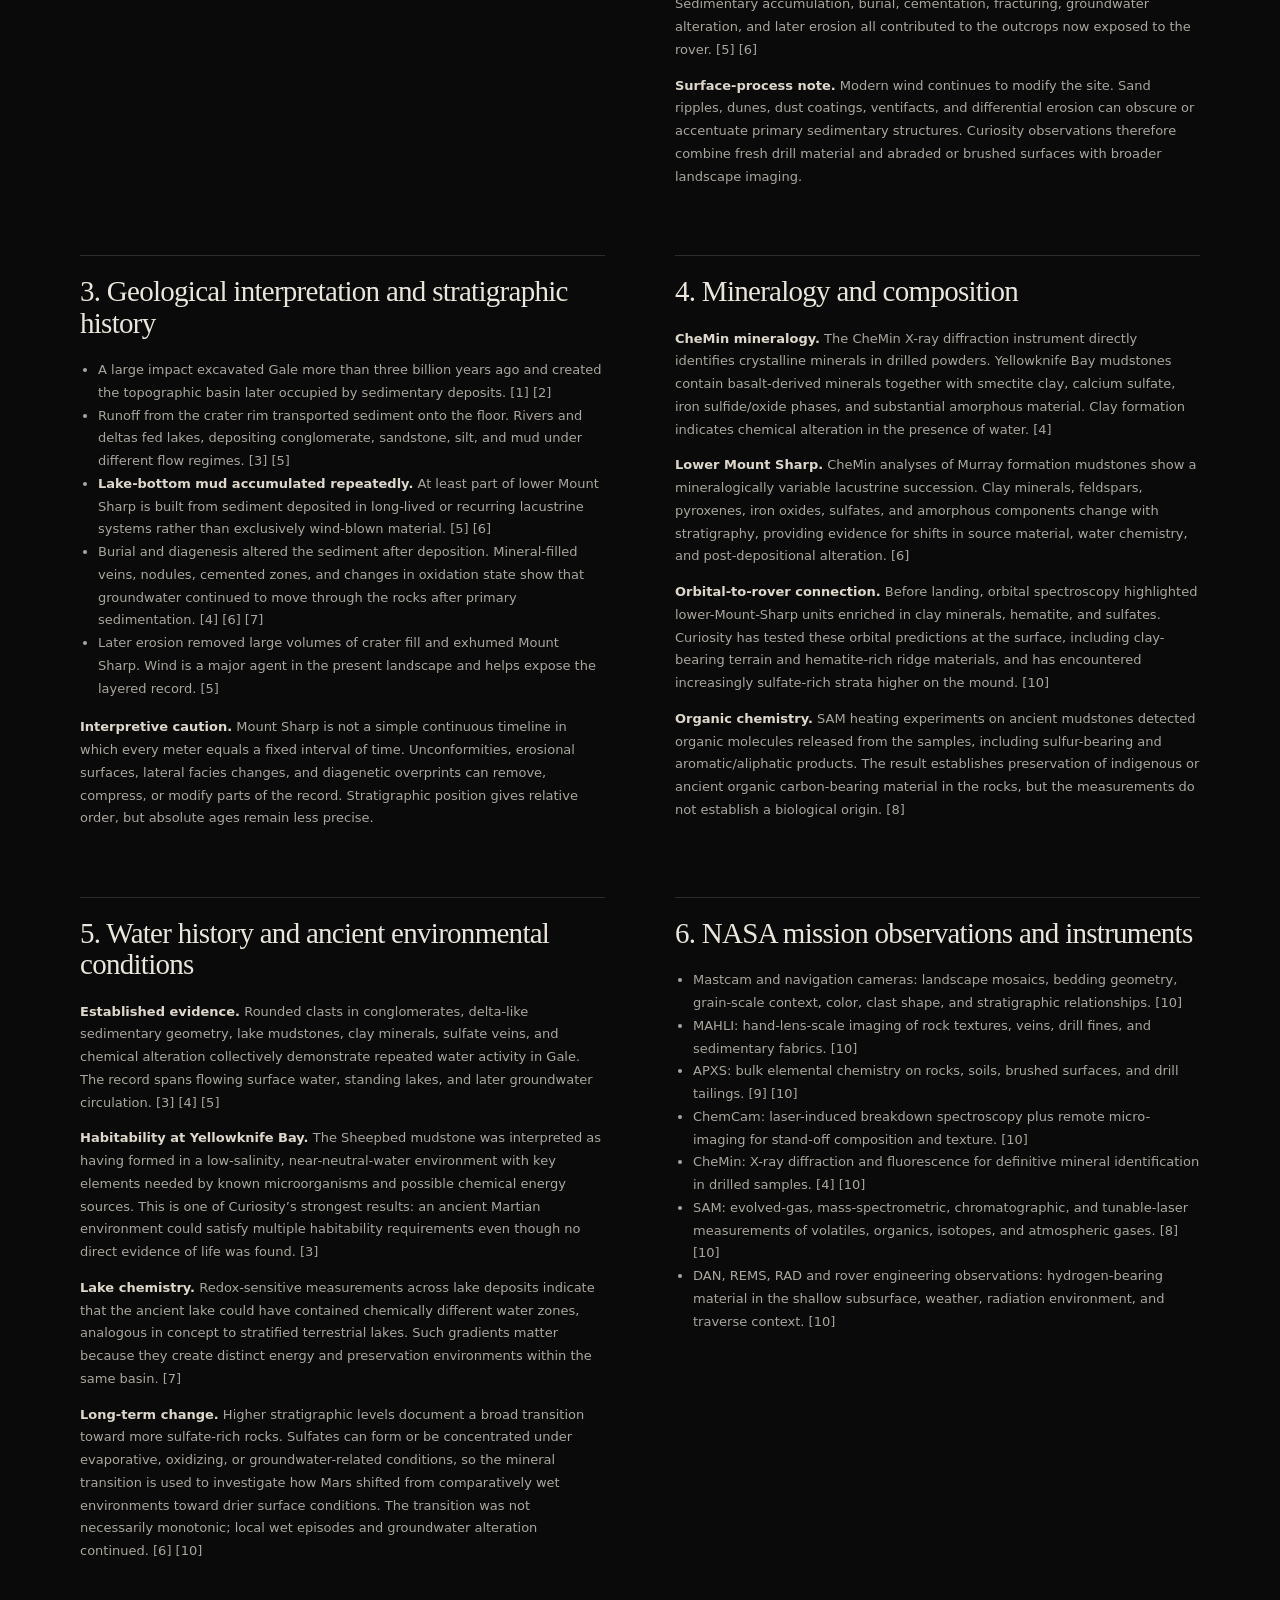
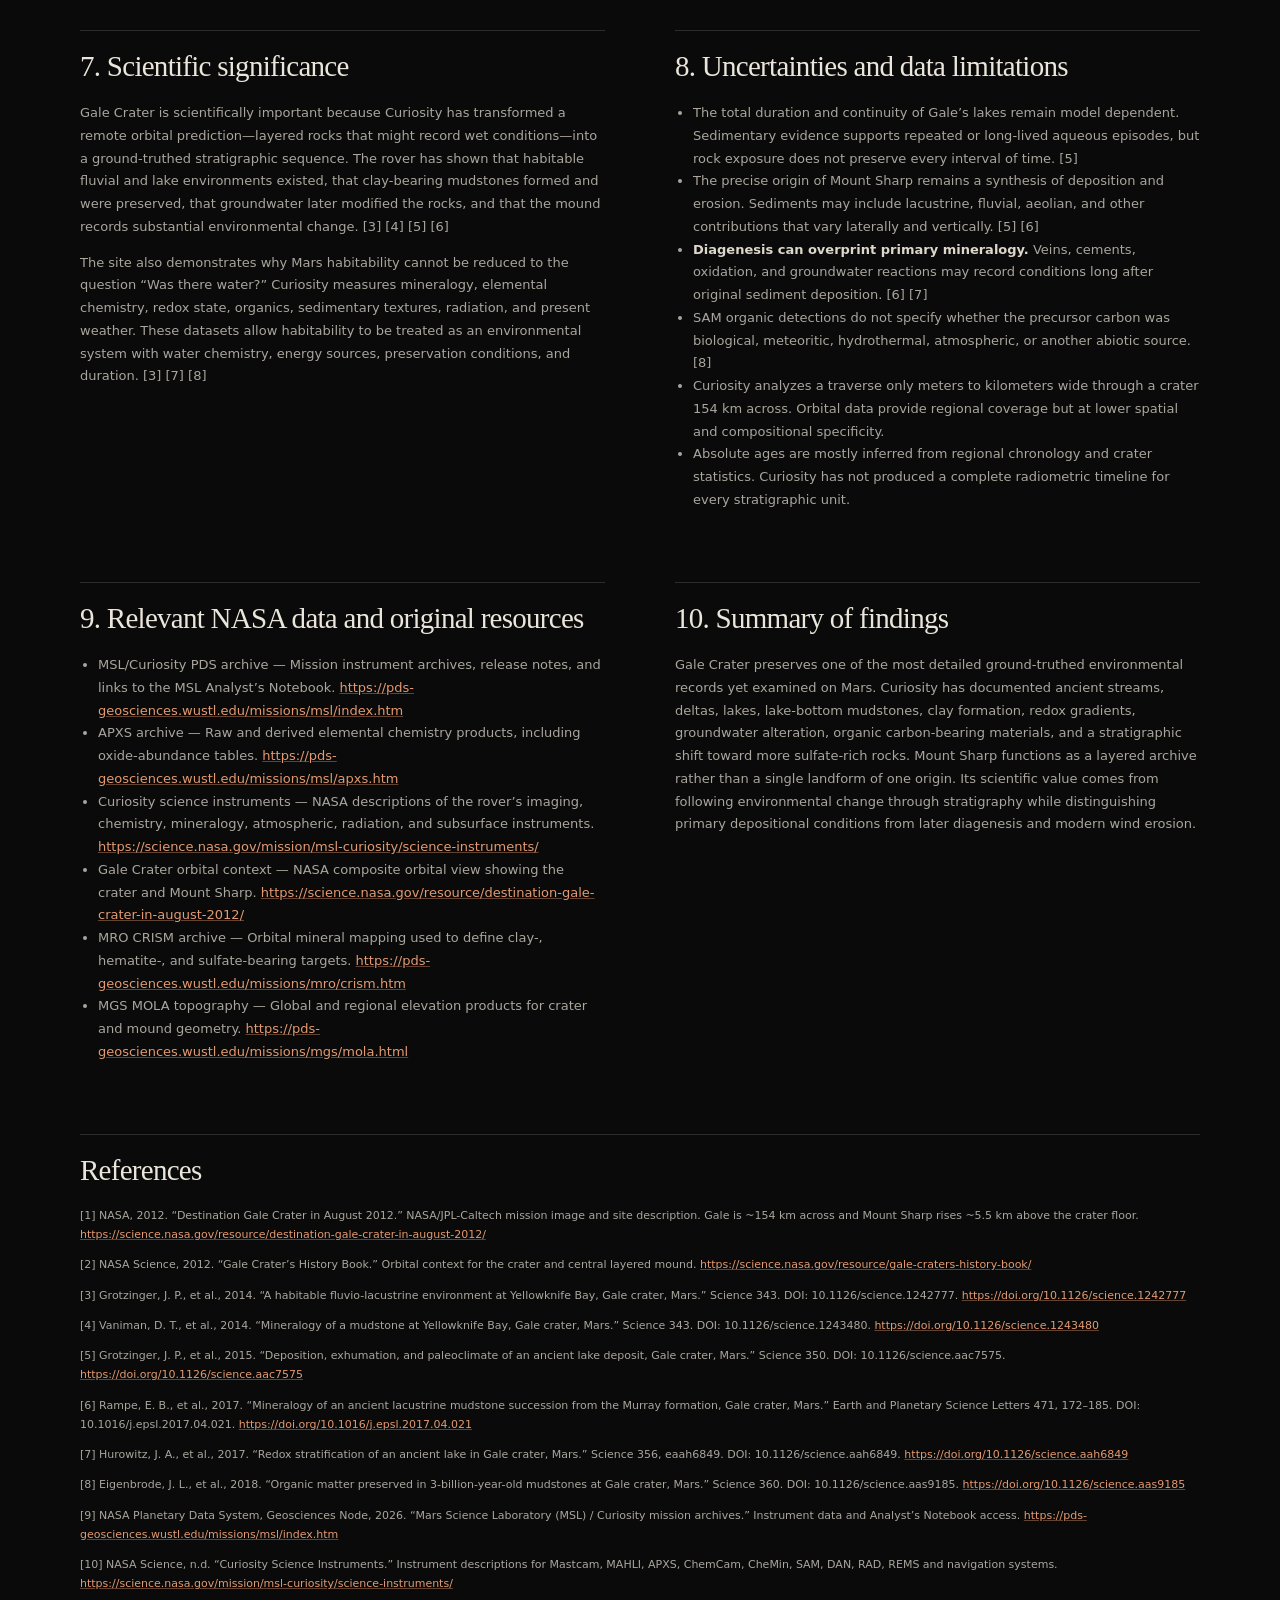
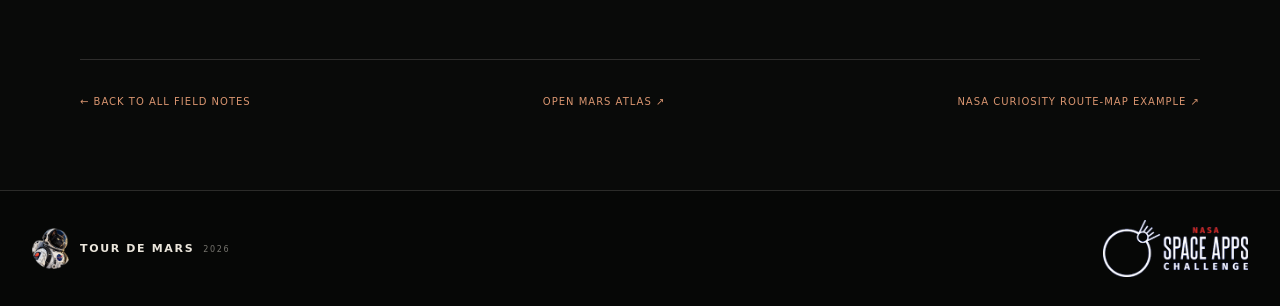
<file: field-gale.html>
<!doctype html>
<html lang="en">
<head>
  <meta charset="utf-8">
  <meta name="viewport" content="width=device-width,initial-scale=1,viewport-fit=cover">
  <meta name="theme-color" content="#090a09">
  <meta name="description" content="Gale Crater field note — Tour de Mars scientific context.">
  <title>Gale Crater Field Note — Tour de Mars</title>
  <link rel="stylesheet" href="field-note.css">
</head>
<body>
  <header class="note-header">
    <a class="note-brand" href="index.html"><img src="assets/team-logo.png" alt="Tour de Mars team emblem"><span><b>TOUR DE MARS</b><small>/ FIELD NOTE</small></span></a>
    <nav><a href="index.html#field-notes">Field Notes</a><a href="atlas.html">Mars Atlas</a><a href="marswalk.html">MarsWalk</a><a class="space-apps" href="https://www.spaceappschallenge.org/" target="_blank" rel="noopener noreferrer"><img src="assets/space-apps-logo-transparent.png" alt="NASA Space Apps Challenge"></a></nav>
  </header>
  <main>
    <section class="note-hero" style="--hero-image:url('assets/gale-crater.jpg')">
      <div class="hero-shade"></div>
      <div class="note-hero-copy">
        <span>TOUR DE MARS / SCIENTIFIC FIELD NOTE</span>
        <h1>Gale Crater</h1>
        <p>Mount Sharp stratigraphy, ancient lakes, environmental change, and the Curiosity traverse</p>
        <small>Gale Crater image supplied for Tour de Mars</small>
      </div>
    </section>
    <div class="note-shell">
      <section class="provenance-banner">
        <div><strong>OBSERVATION BASIS</strong><p>This is a remote field note compiled from NASA spacecraft/rover observations, archived mission data, and peer-reviewed planetary-science literature. It does not represent a physical field visit.</p></div>
        <div><strong>AI-ASSISTED RESEARCH NOTE</strong><p>This field note was created with AI assistance using NASA spacecraft/rover observations, archived mission data, and the cited peer-reviewed planetary-science literature. It is a remote research synthesis, not a physical field visit.</p></div>
      </section>
      <section class="note-meta"><div><small>SITE</small><b>Gale Crater, Aeolis region</b></div><div><small>APPROX. CENTER</small><b>5.4° S, 137.8° E</b></div><div><small>SCALE</small><b>~154 km crater diameter</b></div><div><small>PRIMARY MISSION</small><b>Mars Science Laboratory Curiosity (landed Aug 2012)</b></div></section>
      <article class="note-article"><section class="note-section"><h2>1. Site identification and geographical setting</h2><p><strong>NASA observation.</strong> Gale is a ~154 km (96 mi) impact crater near the Martian equator, close to the transition between the heavily cratered southern highlands and the lower northern plains. A central mound, Aeolis Mons (Mount Sharp), occupies a large part of the crater interior and rises about 5.5 km above the northern crater floor. [1] [2]</p><p><strong>Scientific context.</strong> The mound is composed of a thick sequence of layered deposits. Because individual strata differ in texture, mineralogy, resistance to erosion, and depositional style, Mount Sharp exposes a vertical environmental record that Curiosity can read by driving progressively upward through younger rocks. [1] [2]</p><p>Curiosity landed on the northern crater floor, then traversed through plains and ancient sedimentary rocks before reaching the lower slopes of Mount Sharp. The mission therefore samples both material deposited on the crater floor and the layered mound itself rather than a single geologic unit.</p></section><section class="note-section"><h2>2. Field observations from Curiosity and orbital imagery</h2><p><strong>NASA observation.</strong> Orbital images show a crater with a sharply defined rim, a central layered mound, valleys cut into the rim, and fan-like or channel-related deposits near the floor. At rover scale, Curiosity has documented conglomerates, cross-bedded sandstones, laminated mudstones, fracture fills, veins, resistant ridges, and wind-shaped surfaces. [1] [2] [5]</p><p><strong>Mission record.</strong> At Yellowknife Bay, Curiosity drilled fine-grained mudstone in the Sheepbed member. Sedimentary textures and geochemistry were interpreted as products of an ancient fluvial–lacustrine system. The rocks contain detrital basaltic components together with clay minerals, calcium sulfates, iron-bearing phases, and amorphous material. [3] [4]</p><p><strong>NASA observation.</strong> Farther along the traverse, tilted and cross-bedded sandstones occur beside finely laminated mudstones. The association records streams and deltas delivering sediment into standing water, followed by quieter lake-bottom accumulation. Lower Mount Sharp contains repeated lake-related mudstones of the Murray formation. [5] [6]</p><p><strong>Scientific interpretation.</strong> The preserved facies indicate that Gale repeatedly hosted rivers, deltas, and lakes rather than a single short-lived flooding event. Sedimentary accumulation, burial, cementation, fracturing, groundwater alteration, and later erosion all contributed to the outcrops now exposed to the rover. [5] [6]</p><p><strong>Surface-process note.</strong> Modern wind continues to modify the site. Sand ripples, dunes, dust coatings, ventifacts, and differential erosion can obscure or accentuate primary sedimentary structures. Curiosity observations therefore combine fresh drill material and abraded or brushed surfaces with broader landscape imaging.</p></section><section class="note-section"><h2>3. Geological interpretation and stratigraphic history</h2><ul><li>A large impact excavated Gale more than three billion years ago and created the topographic basin later occupied by sedimentary deposits. [1] [2]</li><li>Runoff from the crater rim transported sediment onto the floor. Rivers and deltas fed lakes, depositing conglomerate, sandstone, silt, and mud under different flow regimes. [3] [5]</li><li><strong>Lake-bottom mud accumulated repeatedly.</strong> At least part of lower Mount Sharp is built from sediment deposited in long-lived or recurring lacustrine systems rather than exclusively wind-blown material. [5] [6]</li><li>Burial and diagenesis altered the sediment after deposition. Mineral-filled veins, nodules, cemented zones, and changes in oxidation state show that groundwater continued to move through the rocks after primary sedimentation. [4] [6] [7]</li><li>Later erosion removed large volumes of crater fill and exhumed Mount Sharp. Wind is a major agent in the present landscape and helps expose the layered record. [5]</li></ul><p><strong>Interpretive caution.</strong> Mount Sharp is not a simple continuous timeline in which every meter equals a fixed interval of time. Unconformities, erosional surfaces, lateral facies changes, and diagenetic overprints can remove, compress, or modify parts of the record. Stratigraphic position gives relative order, but absolute ages remain less precise.</p></section><section class="note-section"><h2>4. Mineralogy and composition</h2><p><strong>CheMin mineralogy.</strong> The CheMin X-ray diffraction instrument directly identifies crystalline minerals in drilled powders. Yellowknife Bay mudstones contain basalt-derived minerals together with smectite clay, calcium sulfate, iron sulfide/oxide phases, and substantial amorphous material. Clay formation indicates chemical alteration in the presence of water. [4]</p><p><strong>Lower Mount Sharp.</strong> CheMin analyses of Murray formation mudstones show a mineralogically variable lacustrine succession. Clay minerals, feldspars, pyroxenes, iron oxides, sulfates, and amorphous components change with stratigraphy, providing evidence for shifts in source material, water chemistry, and post-depositional alteration. [6]</p><p><strong>Orbital-to-rover connection.</strong> Before landing, orbital spectroscopy highlighted lower-Mount-Sharp units enriched in clay minerals, hematite, and sulfates. Curiosity has tested these orbital predictions at the surface, including clay-bearing terrain and hematite-rich ridge materials, and has encountered increasingly sulfate-rich strata higher on the mound. [10]</p><p><strong>Organic chemistry.</strong> SAM heating experiments on ancient mudstones detected organic molecules released from the samples, including sulfur-bearing and aromatic/aliphatic products. The result establishes preservation of indigenous or ancient organic carbon-bearing material in the rocks, but the measurements do not establish a biological origin. [8]</p></section><section class="note-section"><h2>5. Water history and ancient environmental conditions</h2><p><strong>Established evidence.</strong> Rounded clasts in conglomerates, delta-like sedimentary geometry, lake mudstones, clay minerals, sulfate veins, and chemical alteration collectively demonstrate repeated water activity in Gale. The record spans flowing surface water, standing lakes, and later groundwater circulation. [3] [4] [5]</p><p><strong>Habitability at Yellowknife Bay.</strong> The Sheepbed mudstone was interpreted as having formed in a low-salinity, near-neutral-water environment with key elements needed by known microorganisms and possible chemical energy sources. This is one of Curiosity’s strongest results: an ancient Martian environment could satisfy multiple habitability requirements even though no direct evidence of life was found. [3]</p><p><strong>Lake chemistry.</strong> Redox-sensitive measurements across lake deposits indicate that the ancient lake could have contained chemically different water zones, analogous in concept to stratified terrestrial lakes. Such gradients matter because they create distinct energy and preservation environments within the same basin. [7]</p><p><strong>Long-term change.</strong> Higher stratigraphic levels document a broad transition toward more sulfate-rich rocks. Sulfates can form or be concentrated under evaporative, oxidizing, or groundwater-related conditions, so the mineral transition is used to investigate how Mars shifted from comparatively wet environments toward drier surface conditions. The transition was not necessarily monotonic; local wet episodes and groundwater alteration continued. [6] [10]</p></section><section class="note-section"><h2>6. NASA mission observations and instruments</h2><ul><li>Mastcam and navigation cameras: landscape mosaics, bedding geometry, grain-scale context, color, clast shape, and stratigraphic relationships. [10]</li><li>MAHLI: hand-lens-scale imaging of rock textures, veins, drill fines, and sedimentary fabrics. [10]</li><li>APXS: bulk elemental chemistry on rocks, soils, brushed surfaces, and drill tailings. [9] [10]</li><li>ChemCam: laser-induced breakdown spectroscopy plus remote micro-imaging for stand-off composition and texture. [10]</li><li>CheMin: X-ray diffraction and fluorescence for definitive mineral identification in drilled samples. [4] [10]</li><li>SAM: evolved-gas, mass-spectrometric, chromatographic, and tunable-laser measurements of volatiles, organics, isotopes, and atmospheric gases. [8] [10]</li><li>DAN, REMS, RAD and rover engineering observations: hydrogen-bearing material in the shallow subsurface, weather, radiation environment, and traverse context. [10]</li></ul></section><section class="note-section"><h2>7. Scientific significance</h2><p>Gale Crater is scientifically important because Curiosity has transformed a remote orbital prediction—layered rocks that might record wet conditions—into a ground-truthed stratigraphic sequence. The rover has shown that habitable fluvial and lake environments existed, that clay-bearing mudstones formed and were preserved, that groundwater later modified the rocks, and that the mound records substantial environmental change. [3] [4] [5] [6]</p><p>The site also demonstrates why Mars habitability cannot be reduced to the question “Was there water?” Curiosity measures mineralogy, elemental chemistry, redox state, organics, sedimentary textures, radiation, and present weather. These datasets allow habitability to be treated as an environmental system with water chemistry, energy sources, preservation conditions, and duration. [3] [7] [8]</p></section><section class="note-section"><h2>8. Uncertainties and data limitations</h2><ul><li>The total duration and continuity of Gale’s lakes remain model dependent. Sedimentary evidence supports repeated or long-lived aqueous episodes, but rock exposure does not preserve every interval of time. [5]</li><li>The precise origin of Mount Sharp remains a synthesis of deposition and erosion. Sediments may include lacustrine, fluvial, aeolian, and other contributions that vary laterally and vertically. [5] [6]</li><li><strong>Diagenesis can overprint primary mineralogy.</strong> Veins, cements, oxidation, and groundwater reactions may record conditions long after original sediment deposition. [6] [7]</li><li>SAM organic detections do not specify whether the precursor carbon was biological, meteoritic, hydrothermal, atmospheric, or another abiotic source. [8]</li><li>Curiosity analyzes a traverse only meters to kilometers wide through a crater 154 km across. Orbital data provide regional coverage but at lower spatial and compositional specificity.</li><li>Absolute ages are mostly inferred from regional chronology and crater statistics. Curiosity has not produced a complete radiometric timeline for every stratigraphic unit.</li></ul></section><section class="note-section"><h2>9. Relevant NASA data and original resources</h2><ul><li>MSL/Curiosity PDS archive — Mission instrument archives, release notes, and links to the MSL Analyst’s Notebook. <a href="https://pds-geosciences.wustl.edu/missions/msl/index.htm" target="_blank" rel="noopener noreferrer">https://pds-geosciences.wustl.edu/missions/msl/index.htm</a></li><li>APXS archive — Raw and derived elemental chemistry products, including oxide-abundance tables. <a href="https://pds-geosciences.wustl.edu/missions/msl/apxs.htm" target="_blank" rel="noopener noreferrer">https://pds-geosciences.wustl.edu/missions/msl/apxs.htm</a></li><li>Curiosity science instruments — NASA descriptions of the rover’s imaging, chemistry, mineralogy, atmospheric, radiation, and subsurface instruments. <a href="https://science.nasa.gov/mission/msl-curiosity/science-instruments/" target="_blank" rel="noopener noreferrer">https://science.nasa.gov/mission/msl-curiosity/science-instruments/</a></li><li>Gale Crater orbital context — NASA composite orbital view showing the crater and Mount Sharp. <a href="https://science.nasa.gov/resource/destination-gale-crater-in-august-2012/" target="_blank" rel="noopener noreferrer">https://science.nasa.gov/resource/destination-gale-crater-in-august-2012/</a></li><li>MRO CRISM archive — Orbital mineral mapping used to define clay-, hematite-, and sulfate-bearing targets. <a href="https://pds-geosciences.wustl.edu/missions/mro/crism.htm" target="_blank" rel="noopener noreferrer">https://pds-geosciences.wustl.edu/missions/mro/crism.htm</a></li><li>MGS MOLA topography — Global and regional elevation products for crater and mound geometry. <a href="https://pds-geosciences.wustl.edu/missions/mgs/mola.html" target="_blank" rel="noopener noreferrer">https://pds-geosciences.wustl.edu/missions/mgs/mola.html</a></li></ul></section><section class="note-section"><h2>10. Summary of findings</h2><p>Gale Crater preserves one of the most detailed ground-truthed environmental records yet examined on Mars. Curiosity has documented ancient streams, deltas, lakes, lake-bottom mudstones, clay formation, redox gradients, groundwater alteration, organic carbon-bearing materials, and a stratigraphic shift toward more sulfate-rich rocks. Mount Sharp functions as a layered archive rather than a single landform of one origin. Its scientific value comes from following environmental change through stratigraphy while distinguishing primary depositional conditions from later diagenesis and modern wind erosion.</p></section><section class="note-section"><h2>References</h2><p>[1] NASA, 2012. “Destination Gale Crater in August 2012.” NASA/JPL-Caltech mission image and site description. Gale is ~154 km across and Mount Sharp rises ~5.5 km above the crater floor. <a href="https://science.nasa.gov/resource/destination-gale-crater-in-august-2012/" target="_blank" rel="noopener noreferrer">https://science.nasa.gov/resource/destination-gale-crater-in-august-2012/</a></p><p>[2] NASA Science, 2012. “Gale Crater’s History Book.” Orbital context for the crater and central layered mound. <a href="https://science.nasa.gov/resource/gale-craters-history-book/" target="_blank" rel="noopener noreferrer">https://science.nasa.gov/resource/gale-craters-history-book/</a></p><p>[3] Grotzinger, J. P., et al., 2014. “A habitable fluvio-lacustrine environment at Yellowknife Bay, Gale crater, Mars.” Science 343. DOI: 10.1126/science.1242777. <a href="https://doi.org/10.1126/science.1242777" target="_blank" rel="noopener noreferrer">https://doi.org/10.1126/science.1242777</a></p><p>[4] Vaniman, D. T., et al., 2014. “Mineralogy of a mudstone at Yellowknife Bay, Gale crater, Mars.” Science 343. DOI: 10.1126/science.1243480. <a href="https://doi.org/10.1126/science.1243480" target="_blank" rel="noopener noreferrer">https://doi.org/10.1126/science.1243480</a></p><p>[5] Grotzinger, J. P., et al., 2015. “Deposition, exhumation, and paleoclimate of an ancient lake deposit, Gale crater, Mars.” Science 350. DOI: 10.1126/science.aac7575. <a href="https://doi.org/10.1126/science.aac7575" target="_blank" rel="noopener noreferrer">https://doi.org/10.1126/science.aac7575</a></p><p>[6] Rampe, E. B., et al., 2017. “Mineralogy of an ancient lacustrine mudstone succession from the Murray formation, Gale crater, Mars.” Earth and Planetary Science Letters 471, 172–185. DOI: 10.1016/j.epsl.2017.04.021. <a href="https://doi.org/10.1016/j.epsl.2017.04.021" target="_blank" rel="noopener noreferrer">https://doi.org/10.1016/j.epsl.2017.04.021</a></p><p>[7] Hurowitz, J. A., et al., 2017. “Redox stratification of an ancient lake in Gale crater, Mars.” Science 356, eaah6849. DOI: 10.1126/science.aah6849. <a href="https://doi.org/10.1126/science.aah6849" target="_blank" rel="noopener noreferrer">https://doi.org/10.1126/science.aah6849</a></p><p>[8] Eigenbrode, J. L., et al., 2018. “Organic matter preserved in 3-billion-year-old mudstones at Gale crater, Mars.” Science 360. DOI: 10.1126/science.aas9185. <a href="https://doi.org/10.1126/science.aas9185" target="_blank" rel="noopener noreferrer">https://doi.org/10.1126/science.aas9185</a></p><p>[9] NASA Planetary Data System, Geosciences Node, 2026. “Mars Science Laboratory (MSL) / Curiosity mission archives.” Instrument data and Analyst’s Notebook access. <a href="https://pds-geosciences.wustl.edu/missions/msl/index.htm" target="_blank" rel="noopener noreferrer">https://pds-geosciences.wustl.edu/missions/msl/index.htm</a></p><p>[10] NASA Science, n.d. “Curiosity Science Instruments.” Instrument descriptions for Mastcam, MAHLI, APXS, ChemCam, CheMin, SAM, DAN, RAD, REMS and navigation systems. <a href="https://science.nasa.gov/mission/msl-curiosity/science-instruments/" target="_blank" rel="noopener noreferrer">https://science.nasa.gov/mission/msl-curiosity/science-instruments/</a></p></section></article>
      <div class="note-actions"><a href="index.html#field-notes">← Back to all field notes</a><a href="atlas.html">Open Mars Atlas ↗</a><a href="https://science.nasa.gov/resource/curiositys-proposed-path-up-mount-sharp/" target="_blank" rel="noopener noreferrer">NASA Curiosity route-map example ↗</a></div>
    </div>
  </main>
  <footer>
    <a class="note-brand" href="index.html"><img src="assets/team-logo.png" alt=""><span><b>TOUR DE MARS</b><small>2026</small></span></a>
    <a class="footer-space-apps" href="https://www.spaceappschallenge.org/" target="_blank" rel="noopener noreferrer"><img src="assets/space-apps-logo-transparent.png" alt="NASA Space Apps Challenge"></a>
  </footer>
</body>
</html>
</file>
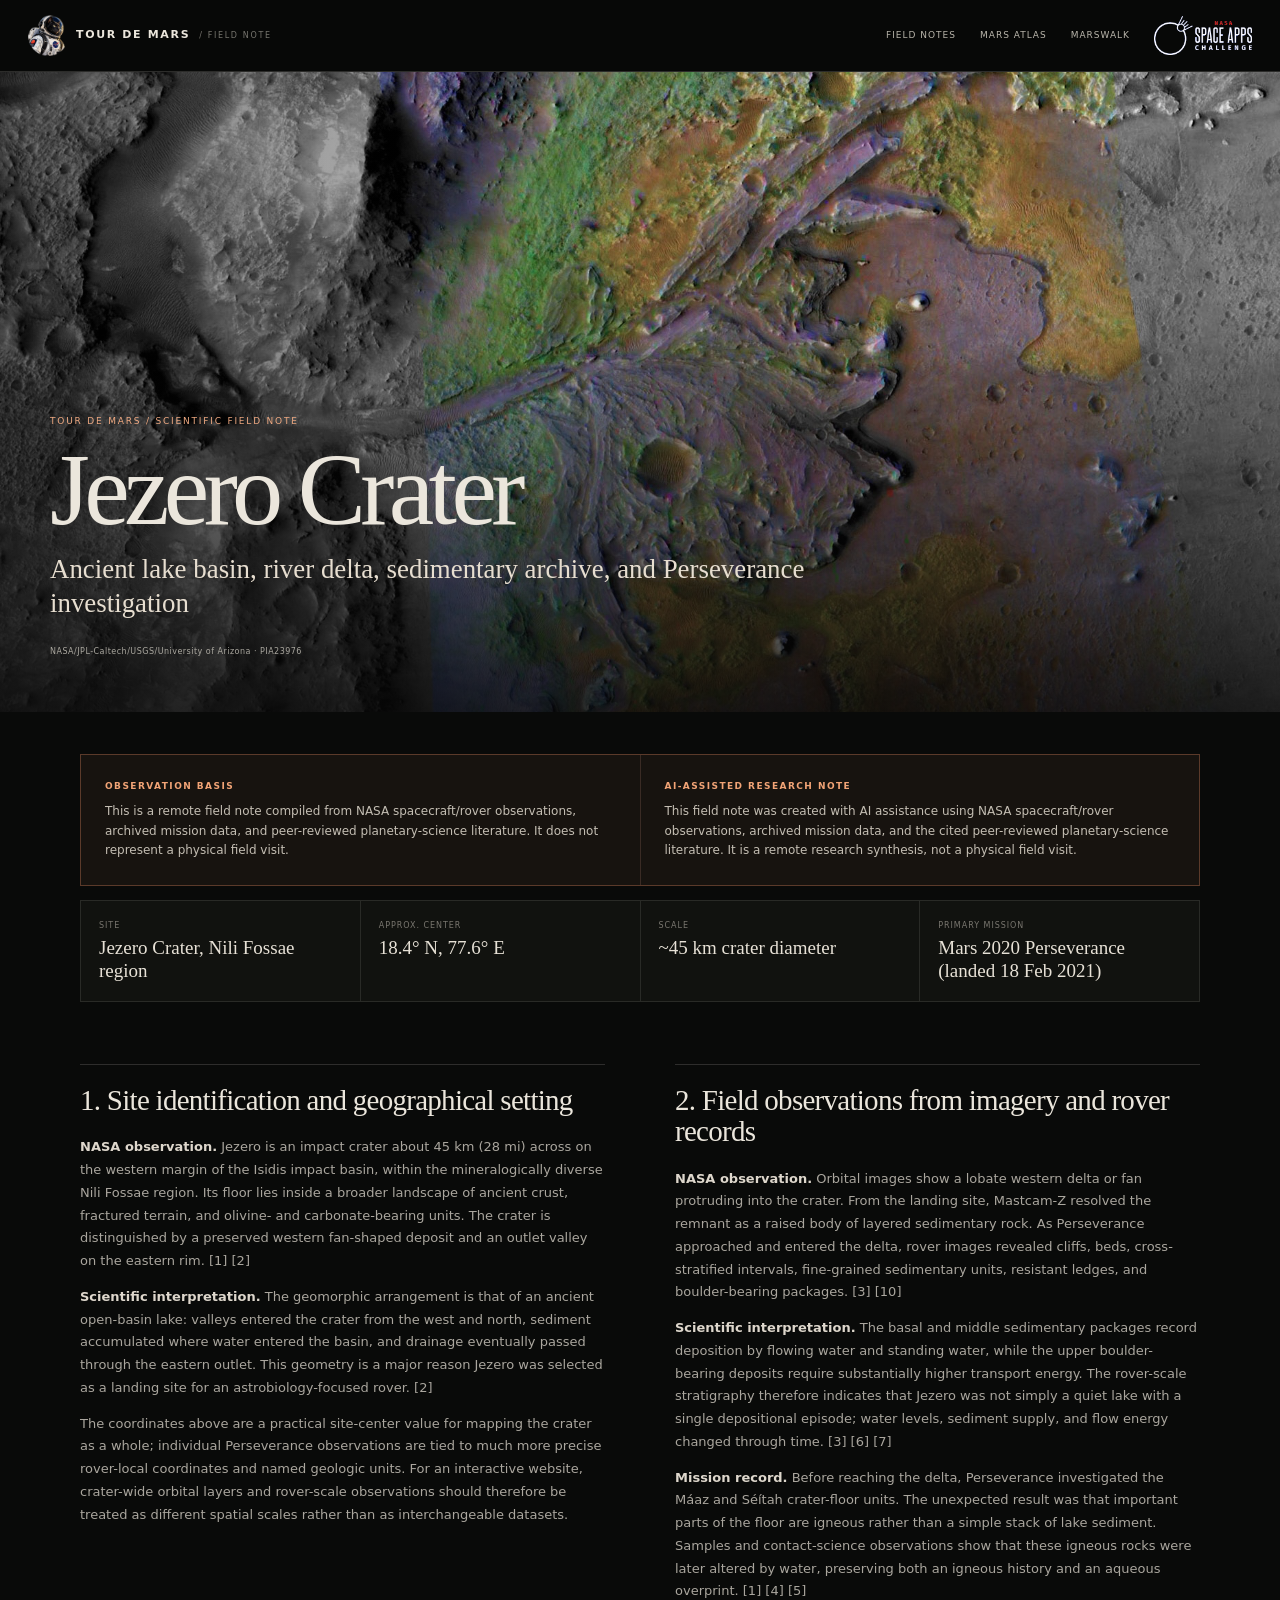
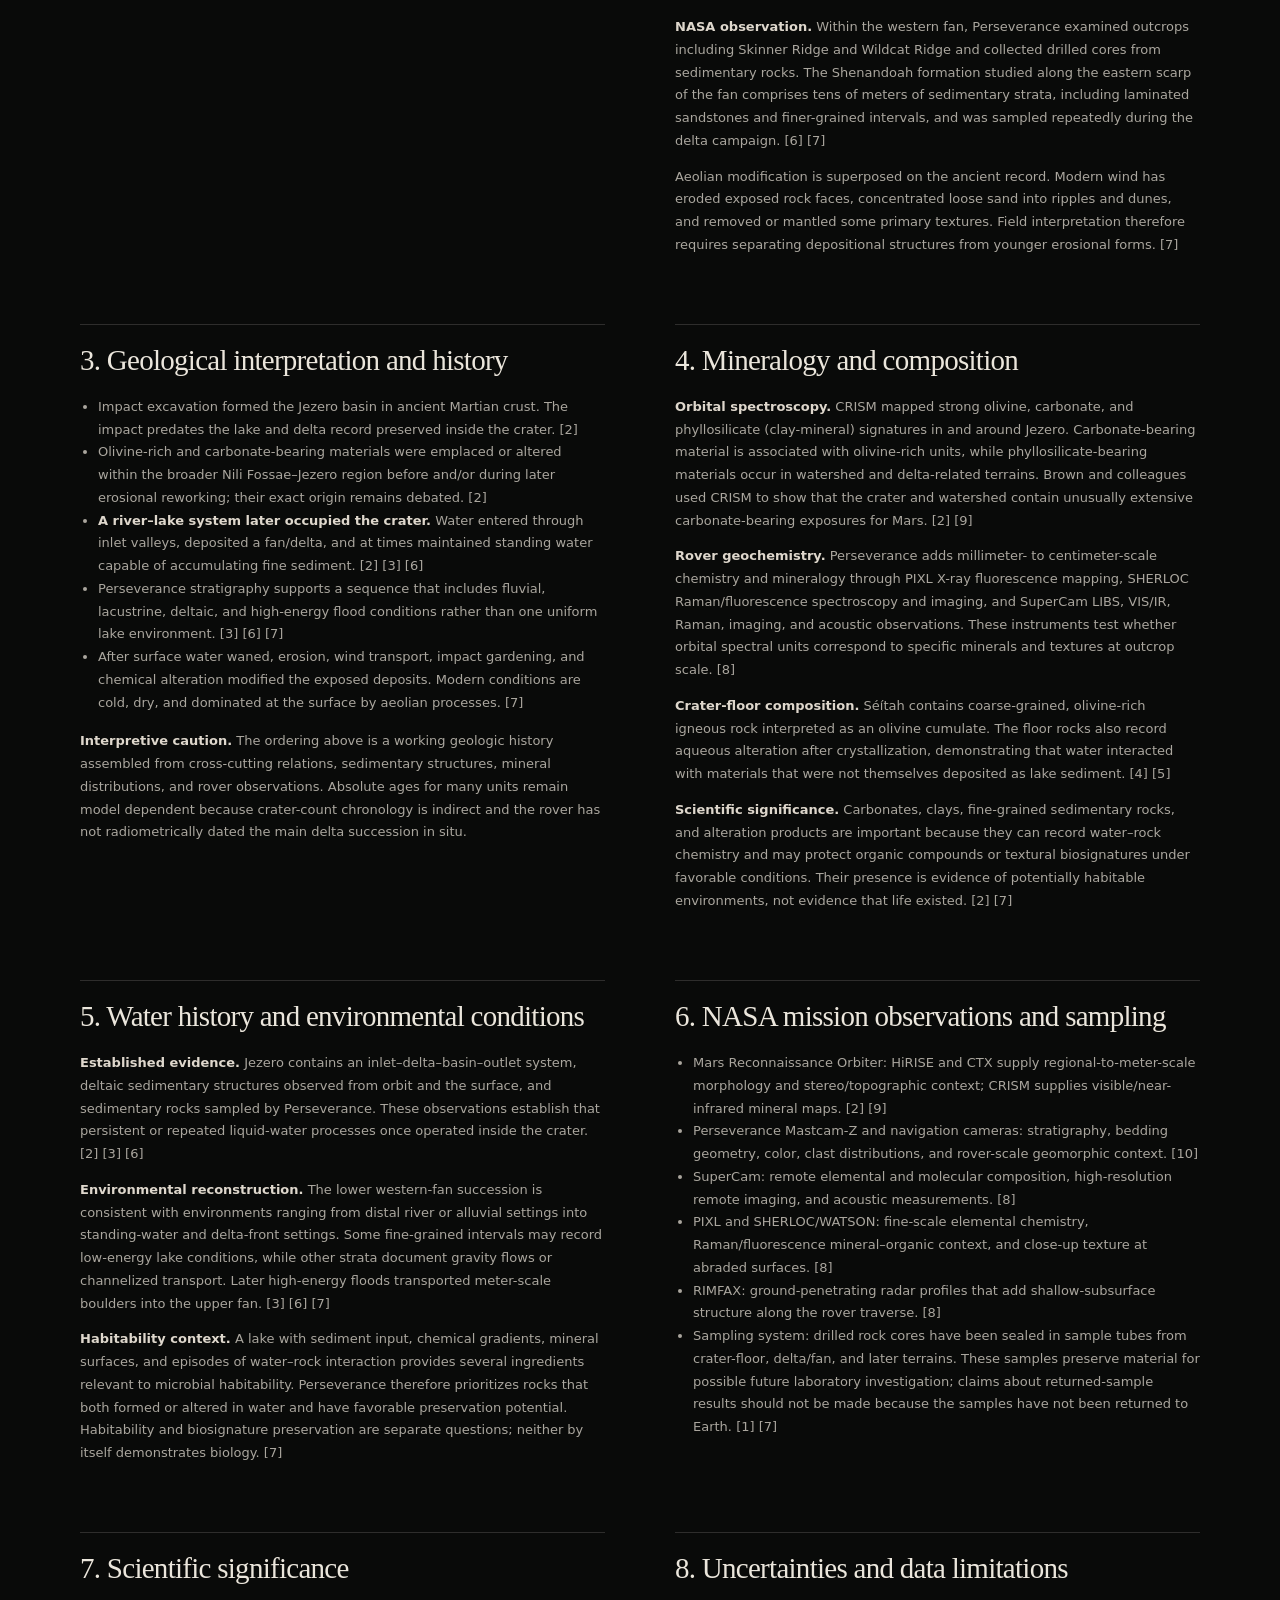
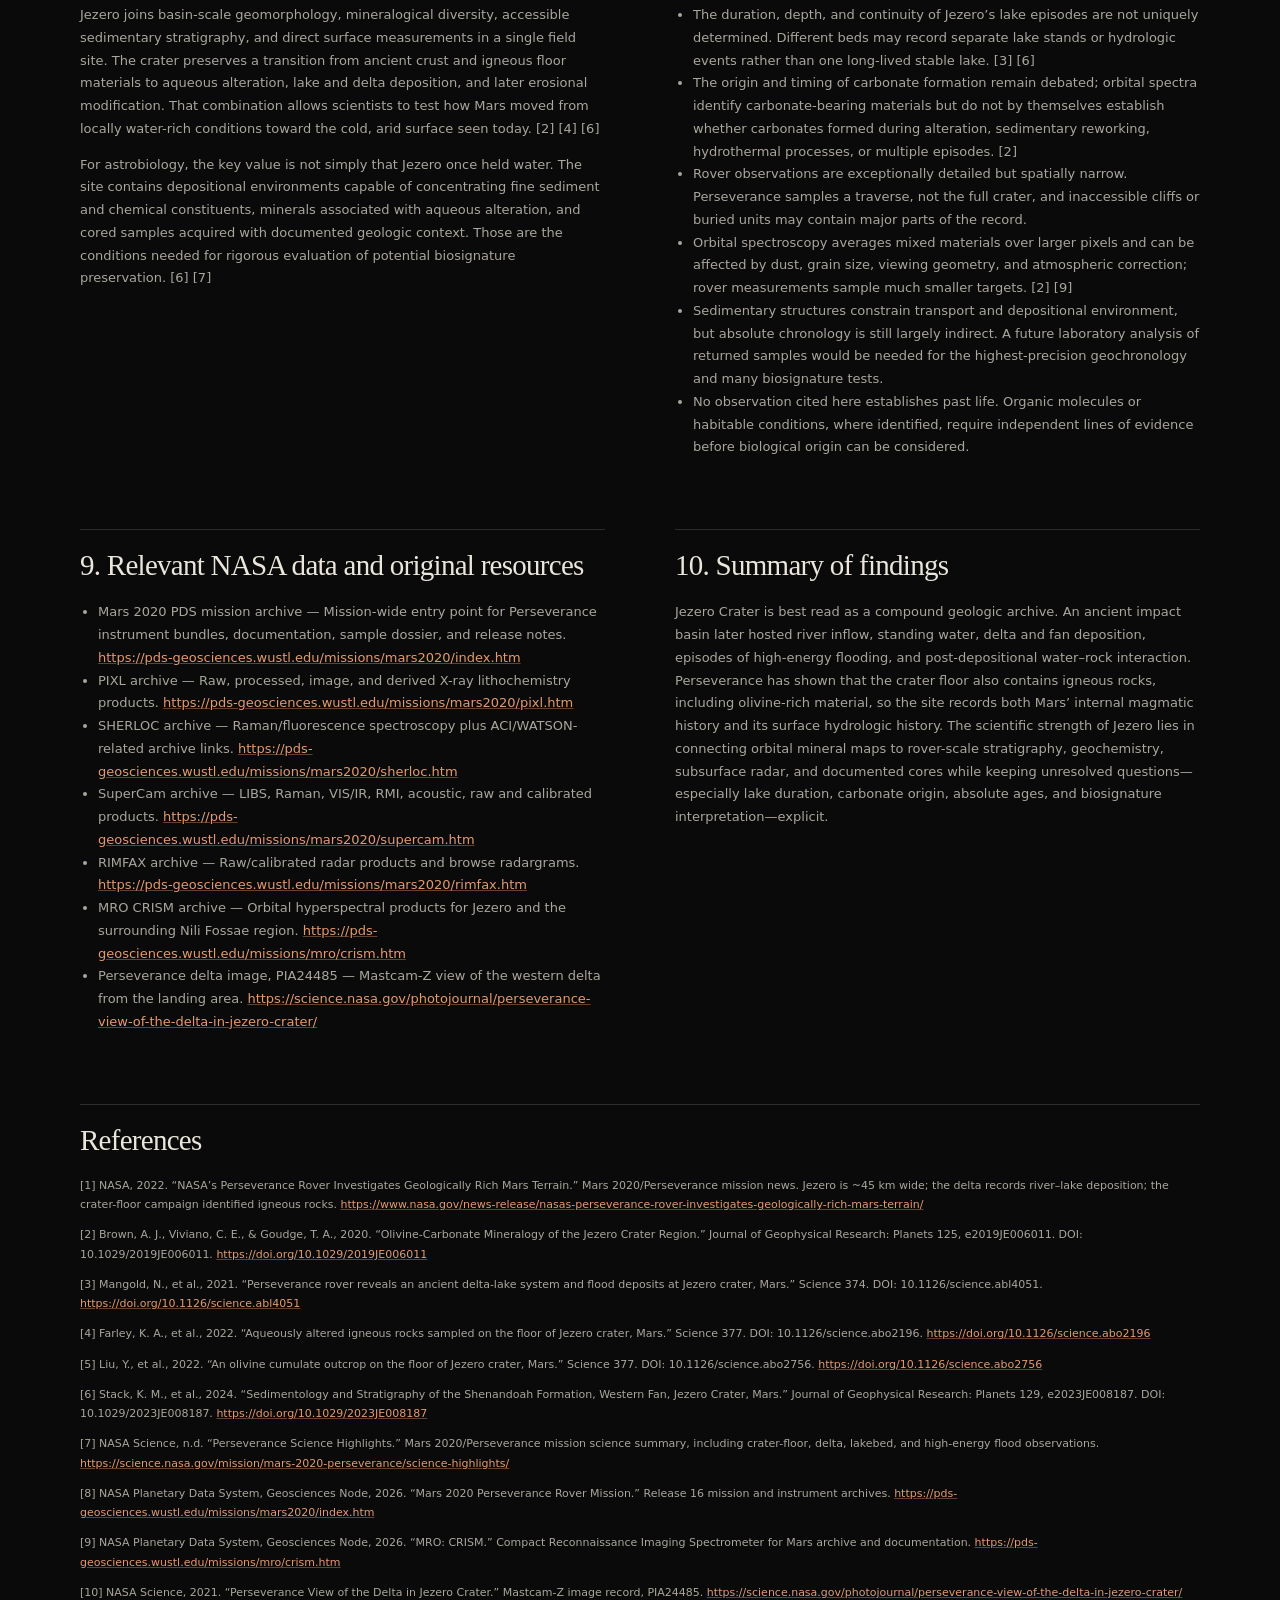
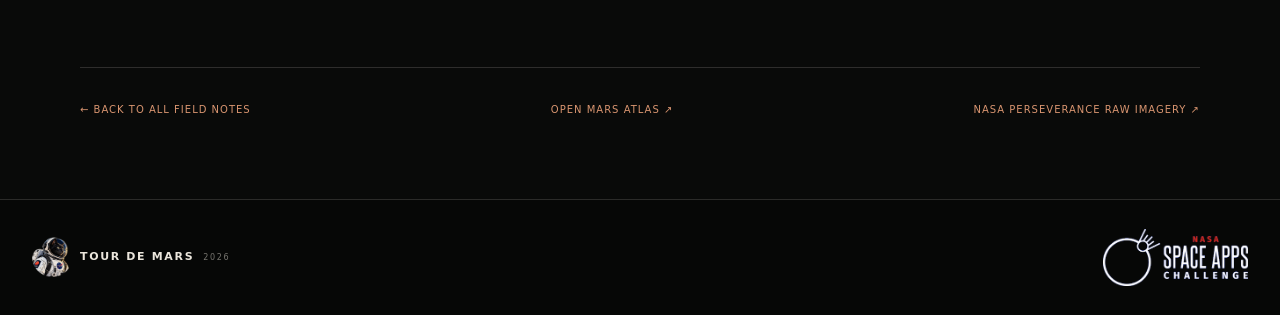
<file: field-jezero.html>
<!doctype html>
<html lang="en">
<head>
  <meta charset="utf-8">
  <meta name="viewport" content="width=device-width,initial-scale=1,viewport-fit=cover">
  <meta name="theme-color" content="#090a09">
  <meta name="description" content="Jezero Crater field note — Tour de Mars scientific context.">
  <title>Jezero Crater Field Note — Tour de Mars</title>
  <link rel="stylesheet" href="field-note.css">
</head>
<body>
  <header class="note-header">
    <a class="note-brand" href="index.html"><img src="assets/team-logo.png" alt="Tour de Mars team emblem"><span><b>TOUR DE MARS</b><small>/ FIELD NOTE</small></span></a>
    <nav><a href="index.html#field-notes">Field Notes</a><a href="atlas.html">Mars Atlas</a><a href="marswalk.html">MarsWalk</a><a class="space-apps" href="https://www.spaceappschallenge.org/" target="_blank" rel="noopener noreferrer"><img src="assets/space-apps-logo-transparent.png" alt="NASA Space Apps Challenge"></a></nav>
  </header>
  <main>
    <section class="note-hero" style="--hero-image:url('assets/jezero-crater.jpg')">
      <div class="hero-shade"></div>
      <div class="note-hero-copy">
        <span>TOUR DE MARS / SCIENTIFIC FIELD NOTE</span>
        <h1>Jezero Crater</h1>
        <p>Ancient lake basin, river delta, sedimentary archive, and Perseverance investigation</p>
        <small>NASA/JPL-Caltech/USGS/University of Arizona · PIA23976</small>
      </div>
    </section>
    <div class="note-shell">
      <section class="provenance-banner">
        <div><strong>OBSERVATION BASIS</strong><p>This is a remote field note compiled from NASA spacecraft/rover observations, archived mission data, and peer-reviewed planetary-science literature. It does not represent a physical field visit.</p></div>
        <div><strong>AI-ASSISTED RESEARCH NOTE</strong><p>This field note was created with AI assistance using NASA spacecraft/rover observations, archived mission data, and the cited peer-reviewed planetary-science literature. It is a remote research synthesis, not a physical field visit.</p></div>
      </section>
      <section class="note-meta"><div><small>SITE</small><b>Jezero Crater, Nili Fossae region</b></div><div><small>APPROX. CENTER</small><b>18.4° N, 77.6° E</b></div><div><small>SCALE</small><b>~45 km crater diameter</b></div><div><small>PRIMARY MISSION</small><b>Mars 2020 Perseverance (landed 18 Feb 2021)</b></div></section>
      <article class="note-article"><section class="note-section"><h2>1. Site identification and geographical setting</h2><p><strong>NASA observation.</strong> Jezero is an impact crater about 45 km (28 mi) across on the western margin of the Isidis impact basin, within the mineralogically diverse Nili Fossae region. Its floor lies inside a broader landscape of ancient crust, fractured terrain, and olivine- and carbonate-bearing units. The crater is distinguished by a preserved western fan-shaped deposit and an outlet valley on the eastern rim. [1] [2]</p><p><strong>Scientific interpretation.</strong> The geomorphic arrangement is that of an ancient open-basin lake: valleys entered the crater from the west and north, sediment accumulated where water entered the basin, and drainage eventually passed through the eastern outlet. This geometry is a major reason Jezero was selected as a landing site for an astrobiology-focused rover. [2]</p><p>The coordinates above are a practical site-center value for mapping the crater as a whole; individual Perseverance observations are tied to much more precise rover-local coordinates and named geologic units. For an interactive website, crater-wide orbital layers and rover-scale observations should therefore be treated as different spatial scales rather than as interchangeable datasets.</p></section><section class="note-section"><h2>2. Field observations from imagery and rover records</h2><p><strong>NASA observation.</strong> Orbital images show a lobate western delta or fan protruding into the crater. From the landing site, Mastcam-Z resolved the remnant as a raised body of layered sedimentary rock. As Perseverance approached and entered the delta, rover images revealed cliffs, beds, cross-stratified intervals, fine-grained sedimentary units, resistant ledges, and boulder-bearing packages. [3] [10]</p><p><strong>Scientific interpretation.</strong> The basal and middle sedimentary packages record deposition by flowing water and standing water, while the upper boulder-bearing deposits require substantially higher transport energy. The rover-scale stratigraphy therefore indicates that Jezero was not simply a quiet lake with a single depositional episode; water levels, sediment supply, and flow energy changed through time. [3] [6] [7]</p><p><strong>Mission record.</strong> Before reaching the delta, Perseverance investigated the Máaz and Séítah crater-floor units. The unexpected result was that important parts of the floor are igneous rather than a simple stack of lake sediment. Samples and contact-science observations show that these igneous rocks were later altered by water, preserving both an igneous history and an aqueous overprint. [1] [4] [5]</p><p><strong>NASA observation.</strong> Within the western fan, Perseverance examined outcrops including Skinner Ridge and Wildcat Ridge and collected drilled cores from sedimentary rocks. The Shenandoah formation studied along the eastern scarp of the fan comprises tens of meters of sedimentary strata, including laminated sandstones and finer-grained intervals, and was sampled repeatedly during the delta campaign. [6] [7]</p><p>Aeolian modification is superposed on the ancient record. Modern wind has eroded exposed rock faces, concentrated loose sand into ripples and dunes, and removed or mantled some primary textures. Field interpretation therefore requires separating depositional structures from younger erosional forms. [7]</p></section><section class="note-section"><h2>3. Geological interpretation and history</h2><ul><li>Impact excavation formed the Jezero basin in ancient Martian crust. The impact predates the lake and delta record preserved inside the crater. [2]</li><li>Olivine-rich and carbonate-bearing materials were emplaced or altered within the broader Nili Fossae–Jezero region before and/or during later erosional reworking; their exact origin remains debated. [2]</li><li><strong>A river–lake system later occupied the crater.</strong> Water entered through inlet valleys, deposited a fan/delta, and at times maintained standing water capable of accumulating fine sediment. [2] [3] [6]</li><li>Perseverance stratigraphy supports a sequence that includes fluvial, lacustrine, deltaic, and high-energy flood conditions rather than one uniform lake environment. [3] [6] [7]</li><li>After surface water waned, erosion, wind transport, impact gardening, and chemical alteration modified the exposed deposits. Modern conditions are cold, dry, and dominated at the surface by aeolian processes. [7]</li></ul><p><strong>Interpretive caution.</strong> The ordering above is a working geologic history assembled from cross-cutting relations, sedimentary structures, mineral distributions, and rover observations. Absolute ages for many units remain model dependent because crater-count chronology is indirect and the rover has not radiometrically dated the main delta succession in situ.</p></section><section class="note-section"><h2>4. Mineralogy and composition</h2><p><strong>Orbital spectroscopy.</strong> CRISM mapped strong olivine, carbonate, and phyllosilicate (clay-mineral) signatures in and around Jezero. Carbonate-bearing material is associated with olivine-rich units, while phyllosilicate-bearing materials occur in watershed and delta-related terrains. Brown and colleagues used CRISM to show that the crater and watershed contain unusually extensive carbonate-bearing exposures for Mars. [2] [9]</p><p><strong>Rover geochemistry.</strong> Perseverance adds millimeter- to centimeter-scale chemistry and mineralogy through PIXL X-ray fluorescence mapping, SHERLOC Raman/fluorescence spectroscopy and imaging, and SuperCam LIBS, VIS/IR, Raman, imaging, and acoustic observations. These instruments test whether orbital spectral units correspond to specific minerals and textures at outcrop scale. [8]</p><p><strong>Crater-floor composition.</strong> Séítah contains coarse-grained, olivine-rich igneous rock interpreted as an olivine cumulate. The floor rocks also record aqueous alteration after crystallization, demonstrating that water interacted with materials that were not themselves deposited as lake sediment. [4] [5]</p><p><strong>Scientific significance.</strong> Carbonates, clays, fine-grained sedimentary rocks, and alteration products are important because they can record water–rock chemistry and may protect organic compounds or textural biosignatures under favorable conditions. Their presence is evidence of potentially habitable environments, not evidence that life existed. [2] [7]</p></section><section class="note-section"><h2>5. Water history and environmental conditions</h2><p><strong>Established evidence.</strong> Jezero contains an inlet–delta–basin–outlet system, deltaic sedimentary structures observed from orbit and the surface, and sedimentary rocks sampled by Perseverance. These observations establish that persistent or repeated liquid-water processes once operated inside the crater. [2] [3] [6]</p><p><strong>Environmental reconstruction.</strong> The lower western-fan succession is consistent with environments ranging from distal river or alluvial settings into standing-water and delta-front settings. Some fine-grained intervals may record low-energy lake conditions, while other strata document gravity flows or channelized transport. Later high-energy floods transported meter-scale boulders into the upper fan. [3] [6] [7]</p><p><strong>Habitability context.</strong> A lake with sediment input, chemical gradients, mineral surfaces, and episodes of water–rock interaction provides several ingredients relevant to microbial habitability. Perseverance therefore prioritizes rocks that both formed or altered in water and have favorable preservation potential. Habitability and biosignature preservation are separate questions; neither by itself demonstrates biology. [7]</p></section><section class="note-section"><h2>6. NASA mission observations and sampling</h2><ul><li>Mars Reconnaissance Orbiter: HiRISE and CTX supply regional-to-meter-scale morphology and stereo/topographic context; CRISM supplies visible/near-infrared mineral maps. [2] [9]</li><li>Perseverance Mastcam-Z and navigation cameras: stratigraphy, bedding geometry, color, clast distributions, and rover-scale geomorphic context. [10]</li><li>SuperCam: remote elemental and molecular composition, high-resolution remote imaging, and acoustic measurements. [8]</li><li>PIXL and SHERLOC/WATSON: fine-scale elemental chemistry, Raman/fluorescence mineral–organic context, and close-up texture at abraded surfaces. [8]</li><li>RIMFAX: ground-penetrating radar profiles that add shallow-subsurface structure along the rover traverse. [8]</li><li>Sampling system: drilled rock cores have been sealed in sample tubes from crater-floor, delta/fan, and later terrains. These samples preserve material for possible future laboratory investigation; claims about returned-sample results should not be made because the samples have not been returned to Earth. [1] [7]</li></ul></section><section class="note-section"><h2>7. Scientific significance</h2><p>Jezero joins basin-scale geomorphology, mineralogical diversity, accessible sedimentary stratigraphy, and direct surface measurements in a single field site. The crater preserves a transition from ancient crust and igneous floor materials to aqueous alteration, lake and delta deposition, and later erosional modification. That combination allows scientists to test how Mars moved from locally water-rich conditions toward the cold, arid surface seen today. [2] [4] [6]</p><p>For astrobiology, the key value is not simply that Jezero once held water. The site contains depositional environments capable of concentrating fine sediment and chemical constituents, minerals associated with aqueous alteration, and cored samples acquired with documented geologic context. Those are the conditions needed for rigorous evaluation of potential biosignature preservation. [6] [7]</p></section><section class="note-section"><h2>8. Uncertainties and data limitations</h2><ul><li>The duration, depth, and continuity of Jezero’s lake episodes are not uniquely determined. Different beds may record separate lake stands or hydrologic events rather than one long-lived stable lake. [3] [6]</li><li>The origin and timing of carbonate formation remain debated; orbital spectra identify carbonate-bearing materials but do not by themselves establish whether carbonates formed during alteration, sedimentary reworking, hydrothermal processes, or multiple episodes. [2]</li><li>Rover observations are exceptionally detailed but spatially narrow. Perseverance samples a traverse, not the full crater, and inaccessible cliffs or buried units may contain major parts of the record.</li><li>Orbital spectroscopy averages mixed materials over larger pixels and can be affected by dust, grain size, viewing geometry, and atmospheric correction; rover measurements sample much smaller targets. [2] [9]</li><li>Sedimentary structures constrain transport and depositional environment, but absolute chronology is still largely indirect. A future laboratory analysis of returned samples would be needed for the highest-precision geochronology and many biosignature tests.</li><li>No observation cited here establishes past life. Organic molecules or habitable conditions, where identified, require independent lines of evidence before biological origin can be considered.</li></ul></section><section class="note-section"><h2>9. Relevant NASA data and original resources</h2><ul><li>Mars 2020 PDS mission archive — Mission-wide entry point for Perseverance instrument bundles, documentation, sample dossier, and release notes. <a href="https://pds-geosciences.wustl.edu/missions/mars2020/index.htm" target="_blank" rel="noopener noreferrer">https://pds-geosciences.wustl.edu/missions/mars2020/index.htm</a></li><li>PIXL archive — Raw, processed, image, and derived X-ray lithochemistry products. <a href="https://pds-geosciences.wustl.edu/missions/mars2020/pixl.htm" target="_blank" rel="noopener noreferrer">https://pds-geosciences.wustl.edu/missions/mars2020/pixl.htm</a></li><li>SHERLOC archive — Raman/fluorescence spectroscopy plus ACI/WATSON-related archive links. <a href="https://pds-geosciences.wustl.edu/missions/mars2020/sherloc.htm" target="_blank" rel="noopener noreferrer">https://pds-geosciences.wustl.edu/missions/mars2020/sherloc.htm</a></li><li>SuperCam archive — LIBS, Raman, VIS/IR, RMI, acoustic, raw and calibrated products. <a href="https://pds-geosciences.wustl.edu/missions/mars2020/supercam.htm" target="_blank" rel="noopener noreferrer">https://pds-geosciences.wustl.edu/missions/mars2020/supercam.htm</a></li><li>RIMFAX archive — Raw/calibrated radar products and browse radargrams. <a href="https://pds-geosciences.wustl.edu/missions/mars2020/rimfax.htm" target="_blank" rel="noopener noreferrer">https://pds-geosciences.wustl.edu/missions/mars2020/rimfax.htm</a></li><li>MRO CRISM archive — Orbital hyperspectral products for Jezero and the surrounding Nili Fossae region. <a href="https://pds-geosciences.wustl.edu/missions/mro/crism.htm" target="_blank" rel="noopener noreferrer">https://pds-geosciences.wustl.edu/missions/mro/crism.htm</a></li><li>Perseverance delta image, PIA24485 — Mastcam-Z view of the western delta from the landing area. <a href="https://science.nasa.gov/photojournal/perseverance-view-of-the-delta-in-jezero-crater/" target="_blank" rel="noopener noreferrer">https://science.nasa.gov/photojournal/perseverance-view-of-the-delta-in-jezero-crater/</a></li></ul></section><section class="note-section"><h2>10. Summary of findings</h2><p>Jezero Crater is best read as a compound geologic archive. An ancient impact basin later hosted river inflow, standing water, delta and fan deposition, episodes of high-energy flooding, and post-depositional water–rock interaction. Perseverance has shown that the crater floor also contains igneous rocks, including olivine-rich material, so the site records both Mars’ internal magmatic history and its surface hydrologic history. The scientific strength of Jezero lies in connecting orbital mineral maps to rover-scale stratigraphy, geochemistry, subsurface radar, and documented cores while keeping unresolved questions—especially lake duration, carbonate origin, absolute ages, and biosignature interpretation—explicit.</p></section><section class="note-section"><h2>References</h2><p>[1] NASA, 2022. “NASA’s Perseverance Rover Investigates Geologically Rich Mars Terrain.” Mars 2020/Perseverance mission news. Jezero is ~45 km wide; the delta records river–lake deposition; the crater-floor campaign identified igneous rocks. <a href="https://www.nasa.gov/news-release/nasas-perseverance-rover-investigates-geologically-rich-mars-terrain/" target="_blank" rel="noopener noreferrer">https://www.nasa.gov/news-release/nasas-perseverance-rover-investigates-geologically-rich-mars-terrain/</a></p><p>[2] Brown, A. J., Viviano, C. E., &amp; Goudge, T. A., 2020. “Olivine-Carbonate Mineralogy of the Jezero Crater Region.” Journal of Geophysical Research: Planets 125, e2019JE006011. DOI: 10.1029/2019JE006011. <a href="https://doi.org/10.1029/2019JE006011" target="_blank" rel="noopener noreferrer">https://doi.org/10.1029/2019JE006011</a></p><p>[3] Mangold, N., et al., 2021. “Perseverance rover reveals an ancient delta-lake system and flood deposits at Jezero crater, Mars.” Science 374. DOI: 10.1126/science.abl4051. <a href="https://doi.org/10.1126/science.abl4051" target="_blank" rel="noopener noreferrer">https://doi.org/10.1126/science.abl4051</a></p><p>[4] Farley, K. A., et al., 2022. “Aqueously altered igneous rocks sampled on the floor of Jezero crater, Mars.” Science 377. DOI: 10.1126/science.abo2196. <a href="https://doi.org/10.1126/science.abo2196" target="_blank" rel="noopener noreferrer">https://doi.org/10.1126/science.abo2196</a></p><p>[5] Liu, Y., et al., 2022. “An olivine cumulate outcrop on the floor of Jezero crater, Mars.” Science 377. DOI: 10.1126/science.abo2756. <a href="https://doi.org/10.1126/science.abo2756" target="_blank" rel="noopener noreferrer">https://doi.org/10.1126/science.abo2756</a></p><p>[6] Stack, K. M., et al., 2024. “Sedimentology and Stratigraphy of the Shenandoah Formation, Western Fan, Jezero Crater, Mars.” Journal of Geophysical Research: Planets 129, e2023JE008187. DOI: 10.1029/2023JE008187. <a href="https://doi.org/10.1029/2023JE008187" target="_blank" rel="noopener noreferrer">https://doi.org/10.1029/2023JE008187</a></p><p>[7] NASA Science, n.d. “Perseverance Science Highlights.” Mars 2020/Perseverance mission science summary, including crater-floor, delta, lakebed, and high-energy flood observations. <a href="https://science.nasa.gov/mission/mars-2020-perseverance/science-highlights/" target="_blank" rel="noopener noreferrer">https://science.nasa.gov/mission/mars-2020-perseverance/science-highlights/</a></p><p>[8] NASA Planetary Data System, Geosciences Node, 2026. “Mars 2020 Perseverance Rover Mission.” Release 16 mission and instrument archives. <a href="https://pds-geosciences.wustl.edu/missions/mars2020/index.htm" target="_blank" rel="noopener noreferrer">https://pds-geosciences.wustl.edu/missions/mars2020/index.htm</a></p><p>[9] NASA Planetary Data System, Geosciences Node, 2026. “MRO: CRISM.” Compact Reconnaissance Imaging Spectrometer for Mars archive and documentation. <a href="https://pds-geosciences.wustl.edu/missions/mro/crism.htm" target="_blank" rel="noopener noreferrer">https://pds-geosciences.wustl.edu/missions/mro/crism.htm</a></p><p>[10] NASA Science, 2021. “Perseverance View of the Delta in Jezero Crater.” Mastcam-Z image record, PIA24485. <a href="https://science.nasa.gov/photojournal/perseverance-view-of-the-delta-in-jezero-crater/" target="_blank" rel="noopener noreferrer">https://science.nasa.gov/photojournal/perseverance-view-of-the-delta-in-jezero-crater/</a></p></section></article>
      <div class="note-actions"><a href="index.html#field-notes">← Back to all field notes</a><a href="atlas.html">Open Mars Atlas ↗</a><a href="https://mars.nasa.gov/mars2020/multimedia/raw-images/" target="_blank" rel="noopener noreferrer">NASA Perseverance raw imagery ↗</a></div>
    </div>
  </main>
  <footer>
    <a class="note-brand" href="index.html"><img src="assets/team-logo.png" alt=""><span><b>TOUR DE MARS</b><small>2026</small></span></a>
    <a class="footer-space-apps" href="https://www.spaceappschallenge.org/" target="_blank" rel="noopener noreferrer"><img src="assets/space-apps-logo-transparent.png" alt="NASA Space Apps Challenge"></a>
  </footer>
</body>
</html>
</file>
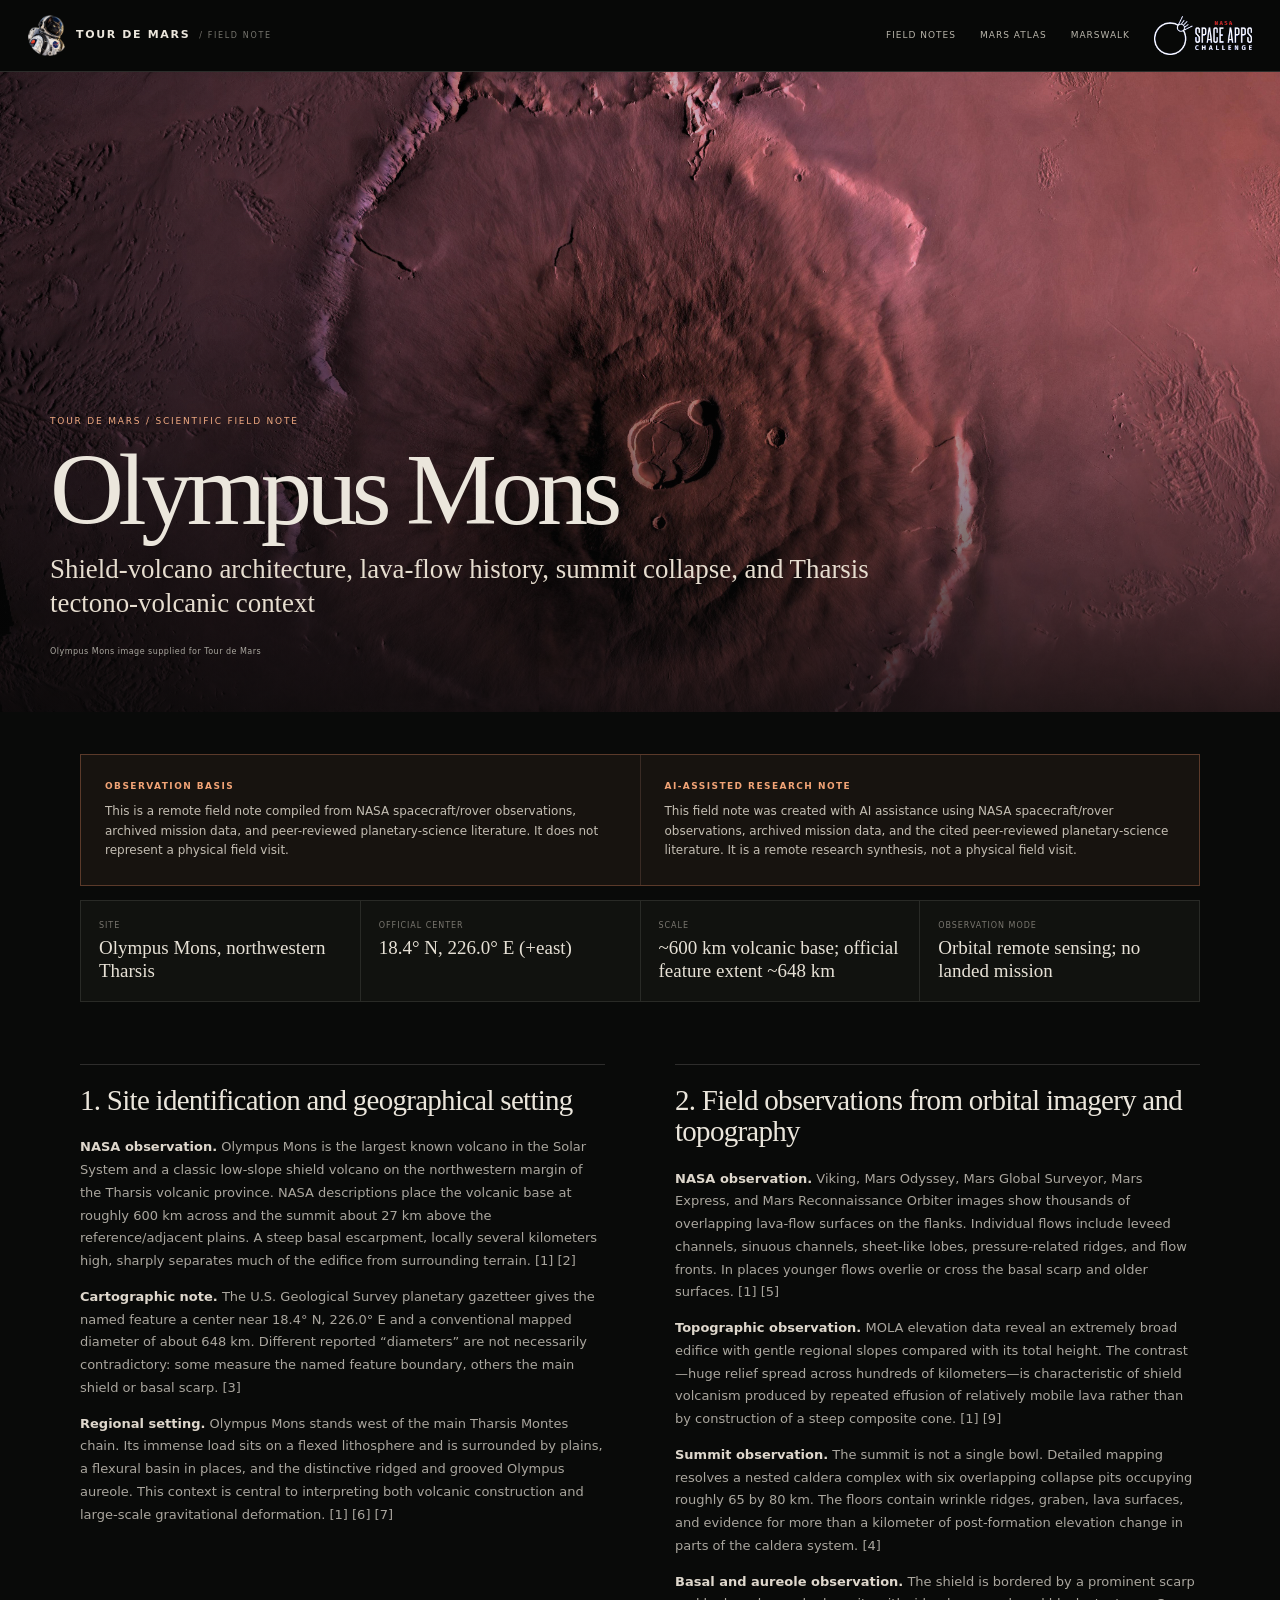
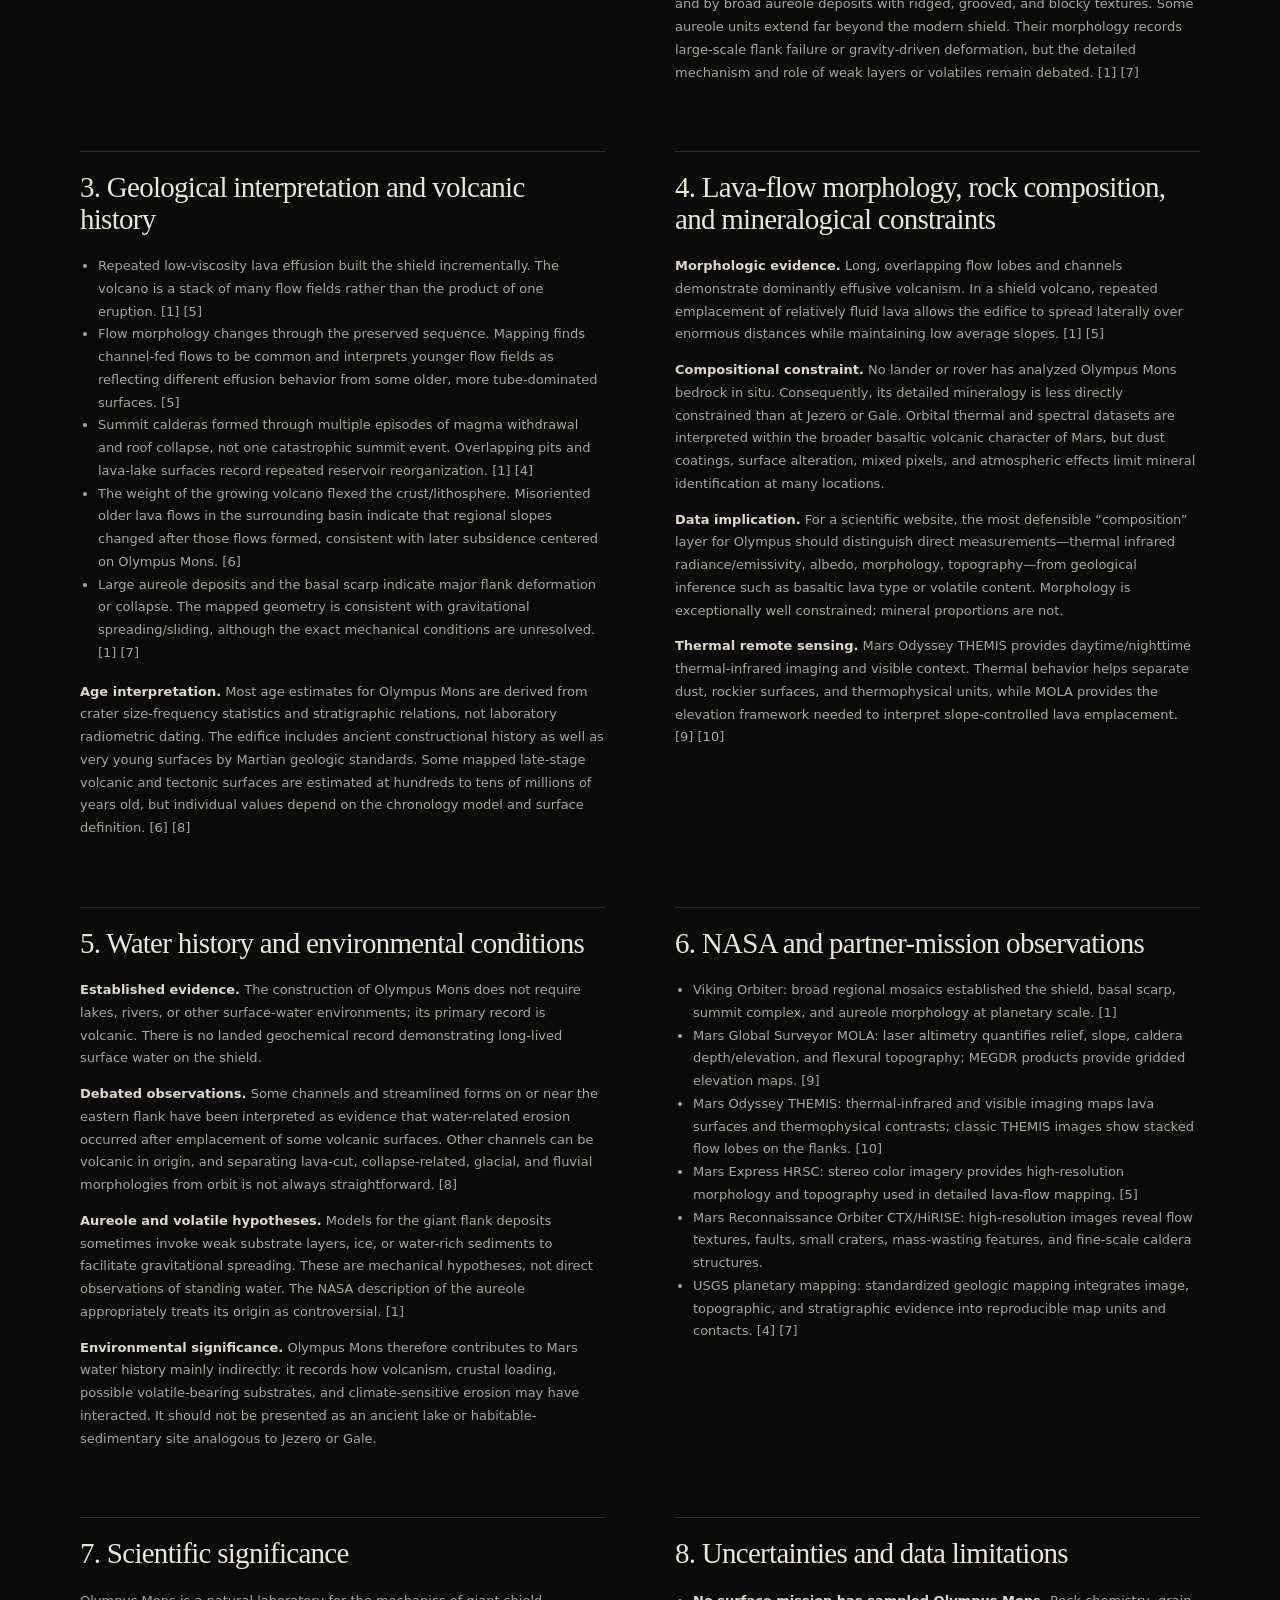
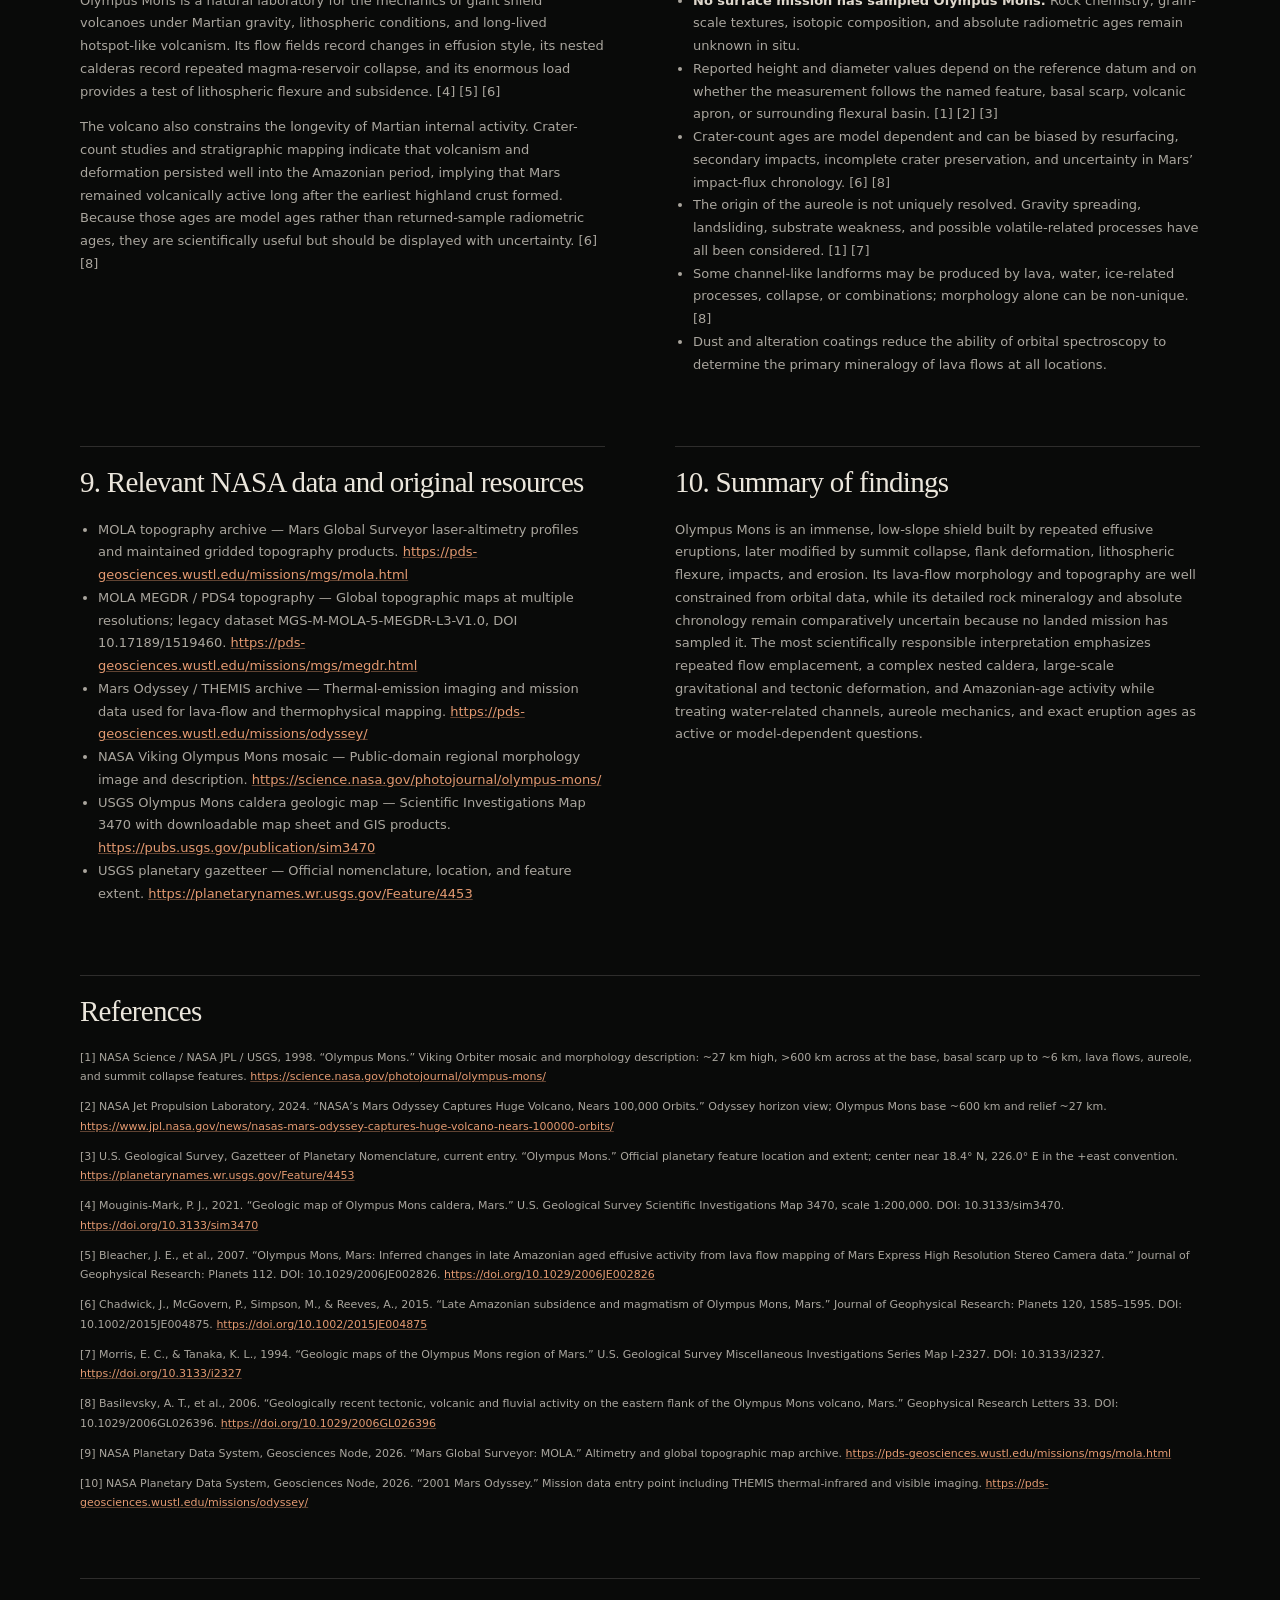
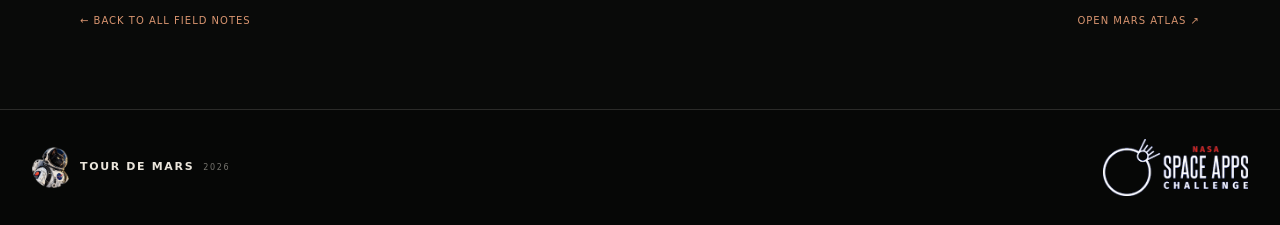
<file: field-olympus.html>
<!doctype html>
<html lang="en">
<head>
  <meta charset="utf-8">
  <meta name="viewport" content="width=device-width,initial-scale=1,viewport-fit=cover">
  <meta name="theme-color" content="#090a09">
  <meta name="description" content="Olympus Mons field note — Tour de Mars scientific context.">
  <title>Olympus Mons Field Note — Tour de Mars</title>
  <link rel="stylesheet" href="field-note.css">
</head>
<body>
  <header class="note-header">
    <a class="note-brand" href="index.html"><img src="assets/team-logo.png" alt="Tour de Mars team emblem"><span><b>TOUR DE MARS</b><small>/ FIELD NOTE</small></span></a>
    <nav><a href="index.html#field-notes">Field Notes</a><a href="atlas.html">Mars Atlas</a><a href="marswalk.html">MarsWalk</a><a class="space-apps" href="https://www.spaceappschallenge.org/" target="_blank" rel="noopener noreferrer"><img src="assets/space-apps-logo-transparent.png" alt="NASA Space Apps Challenge"></a></nav>
  </header>
  <main>
    <section class="note-hero" style="--hero-image:url('assets/olympus-mons-new.jpg')">
      <div class="hero-shade"></div>
      <div class="note-hero-copy">
        <span>TOUR DE MARS / SCIENTIFIC FIELD NOTE</span>
        <h1>Olympus Mons</h1>
        <p>Shield-volcano architecture, lava-flow history, summit collapse, and Tharsis tectono-volcanic context</p>
        <small>Olympus Mons image supplied for Tour de Mars</small>
      </div>
    </section>
    <div class="note-shell">
      <section class="provenance-banner">
        <div><strong>OBSERVATION BASIS</strong><p>This is a remote field note compiled from NASA spacecraft/rover observations, archived mission data, and peer-reviewed planetary-science literature. It does not represent a physical field visit.</p></div>
        <div><strong>AI-ASSISTED RESEARCH NOTE</strong><p>This field note was created with AI assistance using NASA spacecraft/rover observations, archived mission data, and the cited peer-reviewed planetary-science literature. It is a remote research synthesis, not a physical field visit.</p></div>
      </section>
      <section class="note-meta"><div><small>SITE</small><b>Olympus Mons, northwestern Tharsis</b></div><div><small>OFFICIAL CENTER</small><b>18.4° N, 226.0° E (+east)</b></div><div><small>SCALE</small><b>~600 km volcanic base; official feature extent ~648 km</b></div><div><small>OBSERVATION MODE</small><b>Orbital remote sensing; no landed mission</b></div></section>
      <article class="note-article"><section class="note-section"><h2>1. Site identification and geographical setting</h2><p><strong>NASA observation.</strong> Olympus Mons is the largest known volcano in the Solar System and a classic low-slope shield volcano on the northwestern margin of the Tharsis volcanic province. NASA descriptions place the volcanic base at roughly 600 km across and the summit about 27 km above the reference/adjacent plains. A steep basal escarpment, locally several kilometers high, sharply separates much of the edifice from surrounding terrain. [1] [2]</p><p><strong>Cartographic note.</strong> The U.S. Geological Survey planetary gazetteer gives the named feature a center near 18.4° N, 226.0° E and a conventional mapped diameter of about 648 km. Different reported “diameters” are not necessarily contradictory: some measure the named feature boundary, others the main shield or basal scarp. [3]</p><p><strong>Regional setting.</strong> Olympus Mons stands west of the main Tharsis Montes chain. Its immense load sits on a flexed lithosphere and is surrounded by plains, a flexural basin in places, and the distinctive ridged and grooved Olympus aureole. This context is central to interpreting both volcanic construction and large-scale gravitational deformation. [1] [6] [7]</p></section><section class="note-section"><h2>2. Field observations from orbital imagery and topography</h2><p><strong>NASA observation.</strong> Viking, Mars Odyssey, Mars Global Surveyor, Mars Express, and Mars Reconnaissance Orbiter images show thousands of overlapping lava-flow surfaces on the flanks. Individual flows include leveed channels, sinuous channels, sheet-like lobes, pressure-related ridges, and flow fronts. In places younger flows overlie or cross the basal scarp and older surfaces. [1] [5]</p><p><strong>Topographic observation.</strong> MOLA elevation data reveal an extremely broad edifice with gentle regional slopes compared with its total height. The contrast—huge relief spread across hundreds of kilometers—is characteristic of shield volcanism produced by repeated effusion of relatively mobile lava rather than by construction of a steep composite cone. [1] [9]</p><p><strong>Summit observation.</strong> The summit is not a single bowl. Detailed mapping resolves a nested caldera complex with six overlapping collapse pits occupying roughly 65 by 80 km. The floors contain wrinkle ridges, graben, lava surfaces, and evidence for more than a kilometer of post-formation elevation change in parts of the caldera system. [4]</p><p><strong>Basal and aureole observation.</strong> The shield is bordered by a prominent scarp and by broad aureole deposits with ridged, grooved, and blocky textures. Some aureole units extend far beyond the modern shield. Their morphology records large-scale flank failure or gravity-driven deformation, but the detailed mechanism and role of weak layers or volatiles remain debated. [1] [7]</p></section><section class="note-section"><h2>3. Geological interpretation and volcanic history</h2><ul><li>Repeated low-viscosity lava effusion built the shield incrementally. The volcano is a stack of many flow fields rather than the product of one eruption. [1] [5]</li><li>Flow morphology changes through the preserved sequence. Mapping finds channel-fed flows to be common and interprets younger flow fields as reflecting different effusion behavior from some older, more tube-dominated surfaces. [5]</li><li>Summit calderas formed through multiple episodes of magma withdrawal and roof collapse, not one catastrophic summit event. Overlapping pits and lava-lake surfaces record repeated reservoir reorganization. [1] [4]</li><li>The weight of the growing volcano flexed the crust/lithosphere. Misoriented older lava flows in the surrounding basin indicate that regional slopes changed after those flows formed, consistent with later subsidence centered on Olympus Mons. [6]</li><li>Large aureole deposits and the basal scarp indicate major flank deformation or collapse. The mapped geometry is consistent with gravitational spreading/sliding, although the exact mechanical conditions are unresolved. [1] [7]</li></ul><p><strong>Age interpretation.</strong> Most age estimates for Olympus Mons are derived from crater size-frequency statistics and stratigraphic relations, not laboratory radiometric dating. The edifice includes ancient constructional history as well as very young surfaces by Martian geologic standards. Some mapped late-stage volcanic and tectonic surfaces are estimated at hundreds to tens of millions of years old, but individual values depend on the chronology model and surface definition. [6] [8]</p></section><section class="note-section"><h2>4. Lava-flow morphology, rock composition, and mineralogical constraints</h2><p><strong>Morphologic evidence.</strong> Long, overlapping flow lobes and channels demonstrate dominantly effusive volcanism. In a shield volcano, repeated emplacement of relatively fluid lava allows the edifice to spread laterally over enormous distances while maintaining low average slopes. [1] [5]</p><p><strong>Compositional constraint.</strong> No lander or rover has analyzed Olympus Mons bedrock in situ. Consequently, its detailed mineralogy is less directly constrained than at Jezero or Gale. Orbital thermal and spectral datasets are interpreted within the broader basaltic volcanic character of Mars, but dust coatings, surface alteration, mixed pixels, and atmospheric effects limit mineral identification at many locations.</p><p><strong>Data implication.</strong> For a scientific website, the most defensible “composition” layer for Olympus should distinguish direct measurements—thermal infrared radiance/emissivity, albedo, morphology, topography—from geological inference such as basaltic lava type or volatile content. Morphology is exceptionally well constrained; mineral proportions are not.</p><p><strong>Thermal remote sensing.</strong> Mars Odyssey THEMIS provides daytime/nighttime thermal-infrared imaging and visible context. Thermal behavior helps separate dust, rockier surfaces, and thermophysical units, while MOLA provides the elevation framework needed to interpret slope-controlled lava emplacement. [9] [10]</p></section><section class="note-section"><h2>5. Water history and environmental conditions</h2><p><strong>Established evidence.</strong> The construction of Olympus Mons does not require lakes, rivers, or other surface-water environments; its primary record is volcanic. There is no landed geochemical record demonstrating long-lived surface water on the shield.</p><p><strong>Debated observations.</strong> Some channels and streamlined forms on or near the eastern flank have been interpreted as evidence that water-related erosion occurred after emplacement of some volcanic surfaces. Other channels can be volcanic in origin, and separating lava-cut, collapse-related, glacial, and fluvial morphologies from orbit is not always straightforward. [8]</p><p><strong>Aureole and volatile hypotheses.</strong> Models for the giant flank deposits sometimes invoke weak substrate layers, ice, or water-rich sediments to facilitate gravitational spreading. These are mechanical hypotheses, not direct observations of standing water. The NASA description of the aureole appropriately treats its origin as controversial. [1]</p><p><strong>Environmental significance.</strong> Olympus Mons therefore contributes to Mars water history mainly indirectly: it records how volcanism, crustal loading, possible volatile-bearing substrates, and climate-sensitive erosion may have interacted. It should not be presented as an ancient lake or habitable-sedimentary site analogous to Jezero or Gale.</p></section><section class="note-section"><h2>6. NASA and partner-mission observations</h2><ul><li>Viking Orbiter: broad regional mosaics established the shield, basal scarp, summit complex, and aureole morphology at planetary scale. [1]</li><li>Mars Global Surveyor MOLA: laser altimetry quantifies relief, slope, caldera depth/elevation, and flexural topography; MEGDR products provide gridded elevation maps. [9]</li><li>Mars Odyssey THEMIS: thermal-infrared and visible imaging maps lava surfaces and thermophysical contrasts; classic THEMIS images show stacked flow lobes on the flanks. [10]</li><li>Mars Express HRSC: stereo color imagery provides high-resolution morphology and topography used in detailed lava-flow mapping. [5]</li><li>Mars Reconnaissance Orbiter CTX/HiRISE: high-resolution images reveal flow textures, faults, small craters, mass-wasting features, and fine-scale caldera structures.</li><li>USGS planetary mapping: standardized geologic mapping integrates image, topographic, and stratigraphic evidence into reproducible map units and contacts. [4] [7]</li></ul></section><section class="note-section"><h2>7. Scientific significance</h2><p>Olympus Mons is a natural laboratory for the mechanics of giant shield volcanoes under Martian gravity, lithospheric conditions, and long-lived hotspot-like volcanism. Its flow fields record changes in effusion style, its nested calderas record repeated magma-reservoir collapse, and its enormous load provides a test of lithospheric flexure and subsidence. [4] [5] [6]</p><p>The volcano also constrains the longevity of Martian internal activity. Crater-count studies and stratigraphic mapping indicate that volcanism and deformation persisted well into the Amazonian period, implying that Mars remained volcanically active long after the earliest highland crust formed. Because those ages are model ages rather than returned-sample radiometric ages, they are scientifically useful but should be displayed with uncertainty. [6] [8]</p></section><section class="note-section"><h2>8. Uncertainties and data limitations</h2><ul><li><strong>No surface mission has sampled Olympus Mons.</strong> Rock chemistry, grain-scale textures, isotopic composition, and absolute radiometric ages remain unknown in situ.</li><li>Reported height and diameter values depend on the reference datum and on whether the measurement follows the named feature, basal scarp, volcanic apron, or surrounding flexural basin. [1] [2] [3]</li><li>Crater-count ages are model dependent and can be biased by resurfacing, secondary impacts, incomplete crater preservation, and uncertainty in Mars’ impact-flux chronology. [6] [8]</li><li>The origin of the aureole is not uniquely resolved. Gravity spreading, landsliding, substrate weakness, and possible volatile-related processes have all been considered. [1] [7]</li><li>Some channel-like landforms may be produced by lava, water, ice-related processes, collapse, or combinations; morphology alone can be non-unique. [8]</li><li>Dust and alteration coatings reduce the ability of orbital spectroscopy to determine the primary mineralogy of lava flows at all locations.</li></ul></section><section class="note-section"><h2>9. Relevant NASA data and original resources</h2><ul><li>MOLA topography archive — Mars Global Surveyor laser-altimetry profiles and maintained gridded topography products. <a href="https://pds-geosciences.wustl.edu/missions/mgs/mola.html" target="_blank" rel="noopener noreferrer">https://pds-geosciences.wustl.edu/missions/mgs/mola.html</a></li><li>MOLA MEGDR / PDS4 topography — Global topographic maps at multiple resolutions; legacy dataset MGS-M-MOLA-5-MEGDR-L3-V1.0, DOI 10.17189/1519460. <a href="https://pds-geosciences.wustl.edu/missions/mgs/megdr.html" target="_blank" rel="noopener noreferrer">https://pds-geosciences.wustl.edu/missions/mgs/megdr.html</a></li><li>Mars Odyssey / THEMIS archive — Thermal-emission imaging and mission data used for lava-flow and thermophysical mapping. <a href="https://pds-geosciences.wustl.edu/missions/odyssey/" target="_blank" rel="noopener noreferrer">https://pds-geosciences.wustl.edu/missions/odyssey/</a></li><li>NASA Viking Olympus Mons mosaic — Public-domain regional morphology image and description. <a href="https://science.nasa.gov/photojournal/olympus-mons/" target="_blank" rel="noopener noreferrer">https://science.nasa.gov/photojournal/olympus-mons/</a></li><li>USGS Olympus Mons caldera geologic map — Scientific Investigations Map 3470 with downloadable map sheet and GIS products. <a href="https://pubs.usgs.gov/publication/sim3470" target="_blank" rel="noopener noreferrer">https://pubs.usgs.gov/publication/sim3470</a></li><li>USGS planetary gazetteer — Official nomenclature, location, and feature extent. <a href="https://planetarynames.wr.usgs.gov/Feature/4453" target="_blank" rel="noopener noreferrer">https://planetarynames.wr.usgs.gov/Feature/4453</a></li></ul></section><section class="note-section"><h2>10. Summary of findings</h2><p>Olympus Mons is an immense, low-slope shield built by repeated effusive eruptions, later modified by summit collapse, flank deformation, lithospheric flexure, impacts, and erosion. Its lava-flow morphology and topography are well constrained from orbital data, while its detailed rock mineralogy and absolute chronology remain comparatively uncertain because no landed mission has sampled it. The most scientifically responsible interpretation emphasizes repeated flow emplacement, a complex nested caldera, large-scale gravitational and tectonic deformation, and Amazonian-age activity while treating water-related channels, aureole mechanics, and exact eruption ages as active or model-dependent questions.</p></section><section class="note-section"><h2>References</h2><p>[1] NASA Science / NASA JPL / USGS, 1998. “Olympus Mons.” Viking Orbiter mosaic and morphology description: ~27 km high, &gt;600 km across at the base, basal scarp up to ~6 km, lava flows, aureole, and summit collapse features. <a href="https://science.nasa.gov/photojournal/olympus-mons/" target="_blank" rel="noopener noreferrer">https://science.nasa.gov/photojournal/olympus-mons/</a></p><p>[2] NASA Jet Propulsion Laboratory, 2024. “NASA’s Mars Odyssey Captures Huge Volcano, Nears 100,000 Orbits.” Odyssey horizon view; Olympus Mons base ~600 km and relief ~27 km. <a href="https://www.jpl.nasa.gov/news/nasas-mars-odyssey-captures-huge-volcano-nears-100000-orbits/" target="_blank" rel="noopener noreferrer">https://www.jpl.nasa.gov/news/nasas-mars-odyssey-captures-huge-volcano-nears-100000-orbits/</a></p><p>[3] U.S. Geological Survey, Gazetteer of Planetary Nomenclature, current entry. “Olympus Mons.” Official planetary feature location and extent; center near 18.4° N, 226.0° E in the +east convention. <a href="https://planetarynames.wr.usgs.gov/Feature/4453" target="_blank" rel="noopener noreferrer">https://planetarynames.wr.usgs.gov/Feature/4453</a></p><p>[4] Mouginis-Mark, P. J., 2021. “Geologic map of Olympus Mons caldera, Mars.” U.S. Geological Survey Scientific Investigations Map 3470, scale 1:200,000. DOI: 10.3133/sim3470. <a href="https://doi.org/10.3133/sim3470" target="_blank" rel="noopener noreferrer">https://doi.org/10.3133/sim3470</a></p><p>[5] Bleacher, J. E., et al., 2007. “Olympus Mons, Mars: Inferred changes in late Amazonian aged effusive activity from lava flow mapping of Mars Express High Resolution Stereo Camera data.” Journal of Geophysical Research: Planets 112. DOI: 10.1029/2006JE002826. <a href="https://doi.org/10.1029/2006JE002826" target="_blank" rel="noopener noreferrer">https://doi.org/10.1029/2006JE002826</a></p><p>[6] Chadwick, J., McGovern, P., Simpson, M., &amp; Reeves, A., 2015. “Late Amazonian subsidence and magmatism of Olympus Mons, Mars.” Journal of Geophysical Research: Planets 120, 1585–1595. DOI: 10.1002/2015JE004875. <a href="https://doi.org/10.1002/2015JE004875" target="_blank" rel="noopener noreferrer">https://doi.org/10.1002/2015JE004875</a></p><p>[7] Morris, E. C., &amp; Tanaka, K. L., 1994. “Geologic maps of the Olympus Mons region of Mars.” U.S. Geological Survey Miscellaneous Investigations Series Map I-2327. DOI: 10.3133/i2327. <a href="https://doi.org/10.3133/i2327" target="_blank" rel="noopener noreferrer">https://doi.org/10.3133/i2327</a></p><p>[8] Basilevsky, A. T., et al., 2006. “Geologically recent tectonic, volcanic and fluvial activity on the eastern flank of the Olympus Mons volcano, Mars.” Geophysical Research Letters 33. DOI: 10.1029/2006GL026396. <a href="https://doi.org/10.1029/2006GL026396" target="_blank" rel="noopener noreferrer">https://doi.org/10.1029/2006GL026396</a></p><p>[9] NASA Planetary Data System, Geosciences Node, 2026. “Mars Global Surveyor: MOLA.” Altimetry and global topographic map archive. <a href="https://pds-geosciences.wustl.edu/missions/mgs/mola.html" target="_blank" rel="noopener noreferrer">https://pds-geosciences.wustl.edu/missions/mgs/mola.html</a></p><p>[10] NASA Planetary Data System, Geosciences Node, 2026. “2001 Mars Odyssey.” Mission data entry point including THEMIS thermal-infrared and visible imaging. <a href="https://pds-geosciences.wustl.edu/missions/odyssey/" target="_blank" rel="noopener noreferrer">https://pds-geosciences.wustl.edu/missions/odyssey/</a></p></section></article>
      <div class="note-actions"><a href="index.html#field-notes">← Back to all field notes</a><a href="atlas.html">Open Mars Atlas ↗</a></div>
    </div>
  </main>
  <footer>
    <a class="note-brand" href="index.html"><img src="assets/team-logo.png" alt=""><span><b>TOUR DE MARS</b><small>2026</small></span></a>
    <a class="footer-space-apps" href="https://www.spaceappschallenge.org/" target="_blank" rel="noopener noreferrer"><img src="assets/space-apps-logo-transparent.png" alt="NASA Space Apps Challenge"></a>
  </footer>
</body>
</html>
</file>
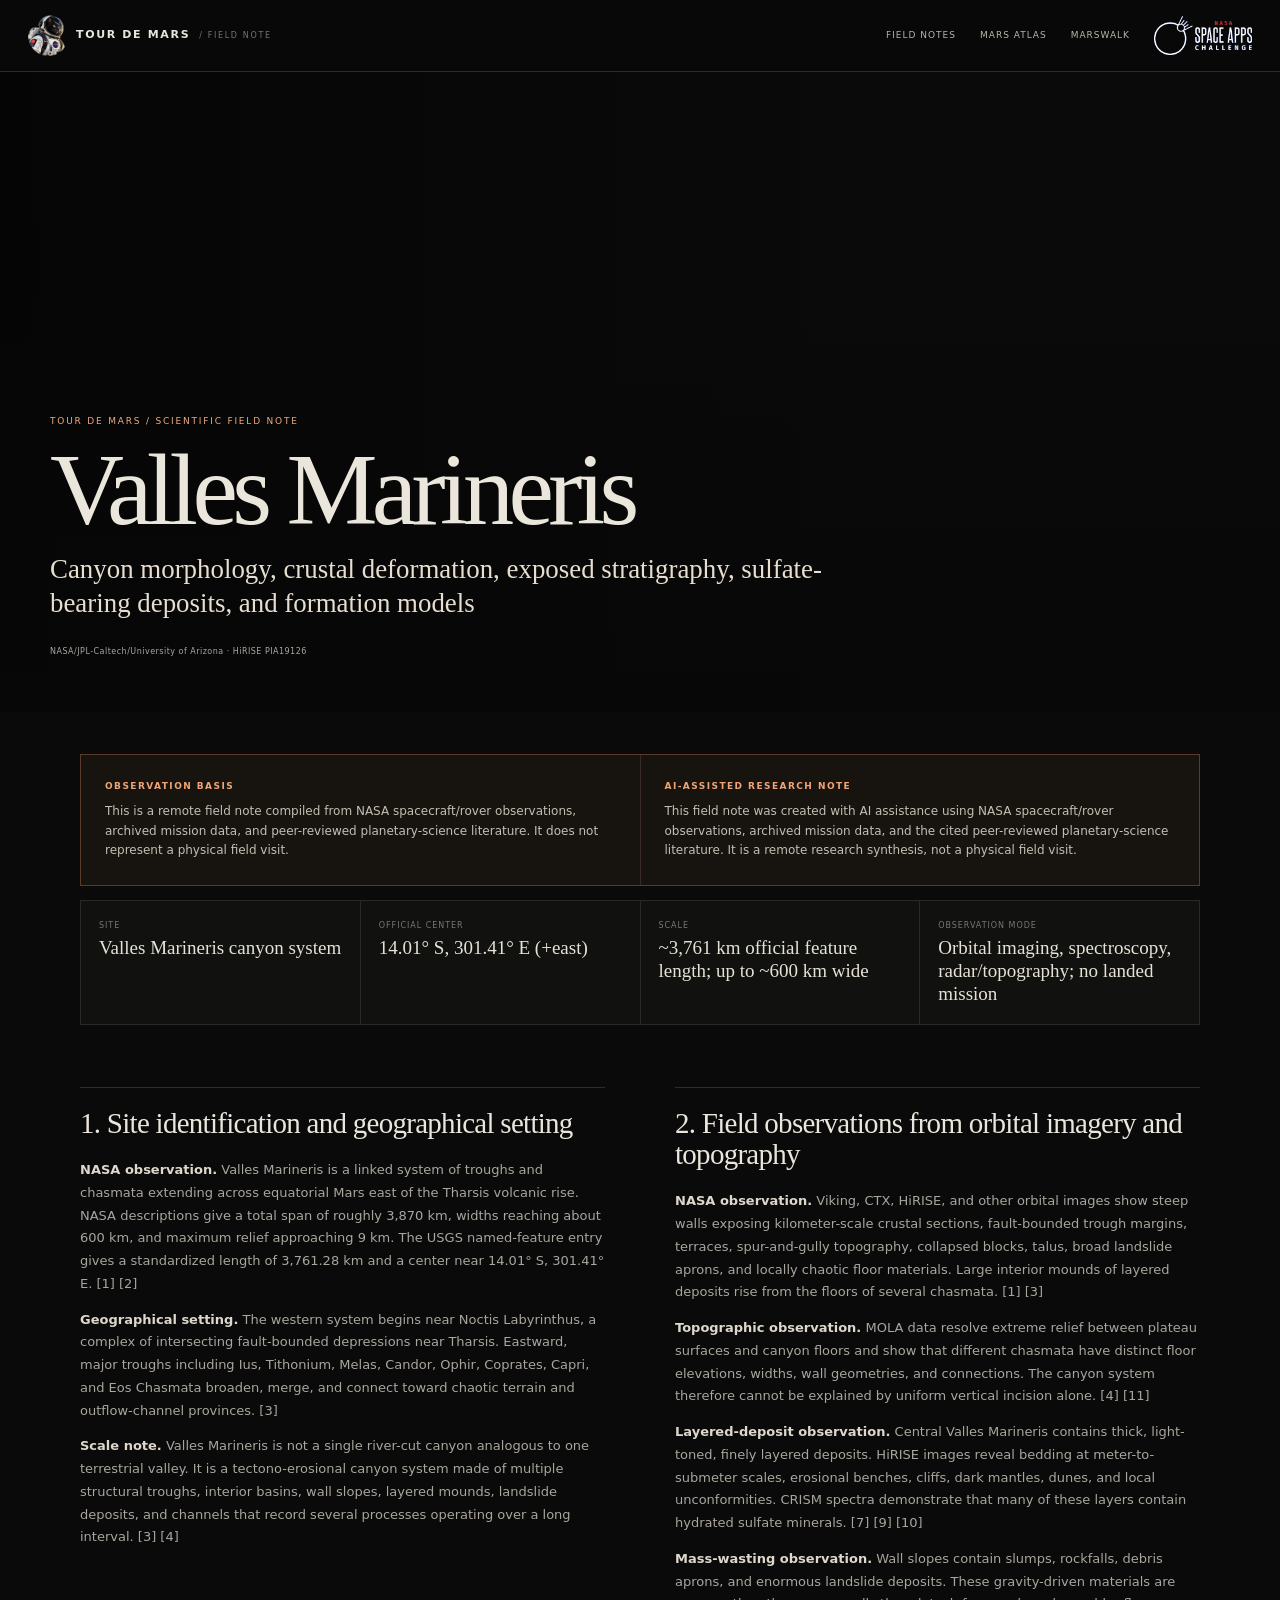
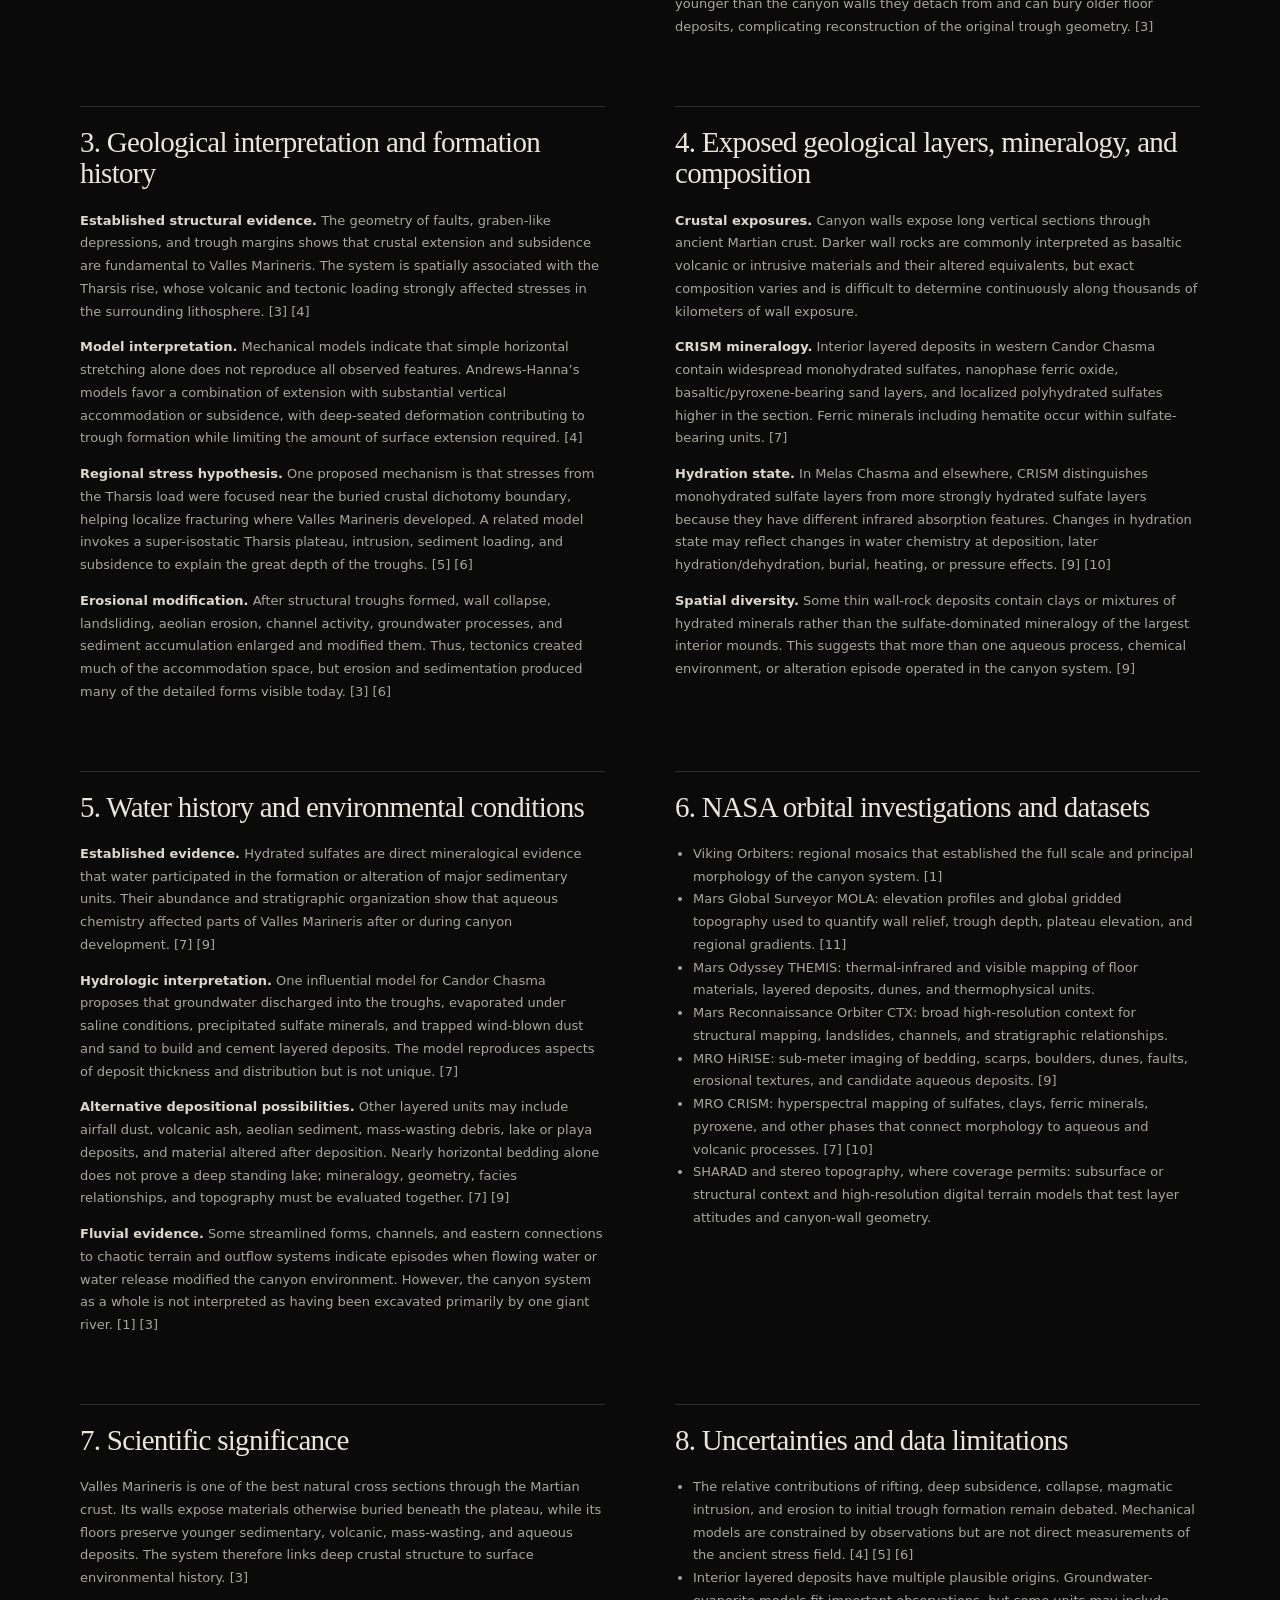
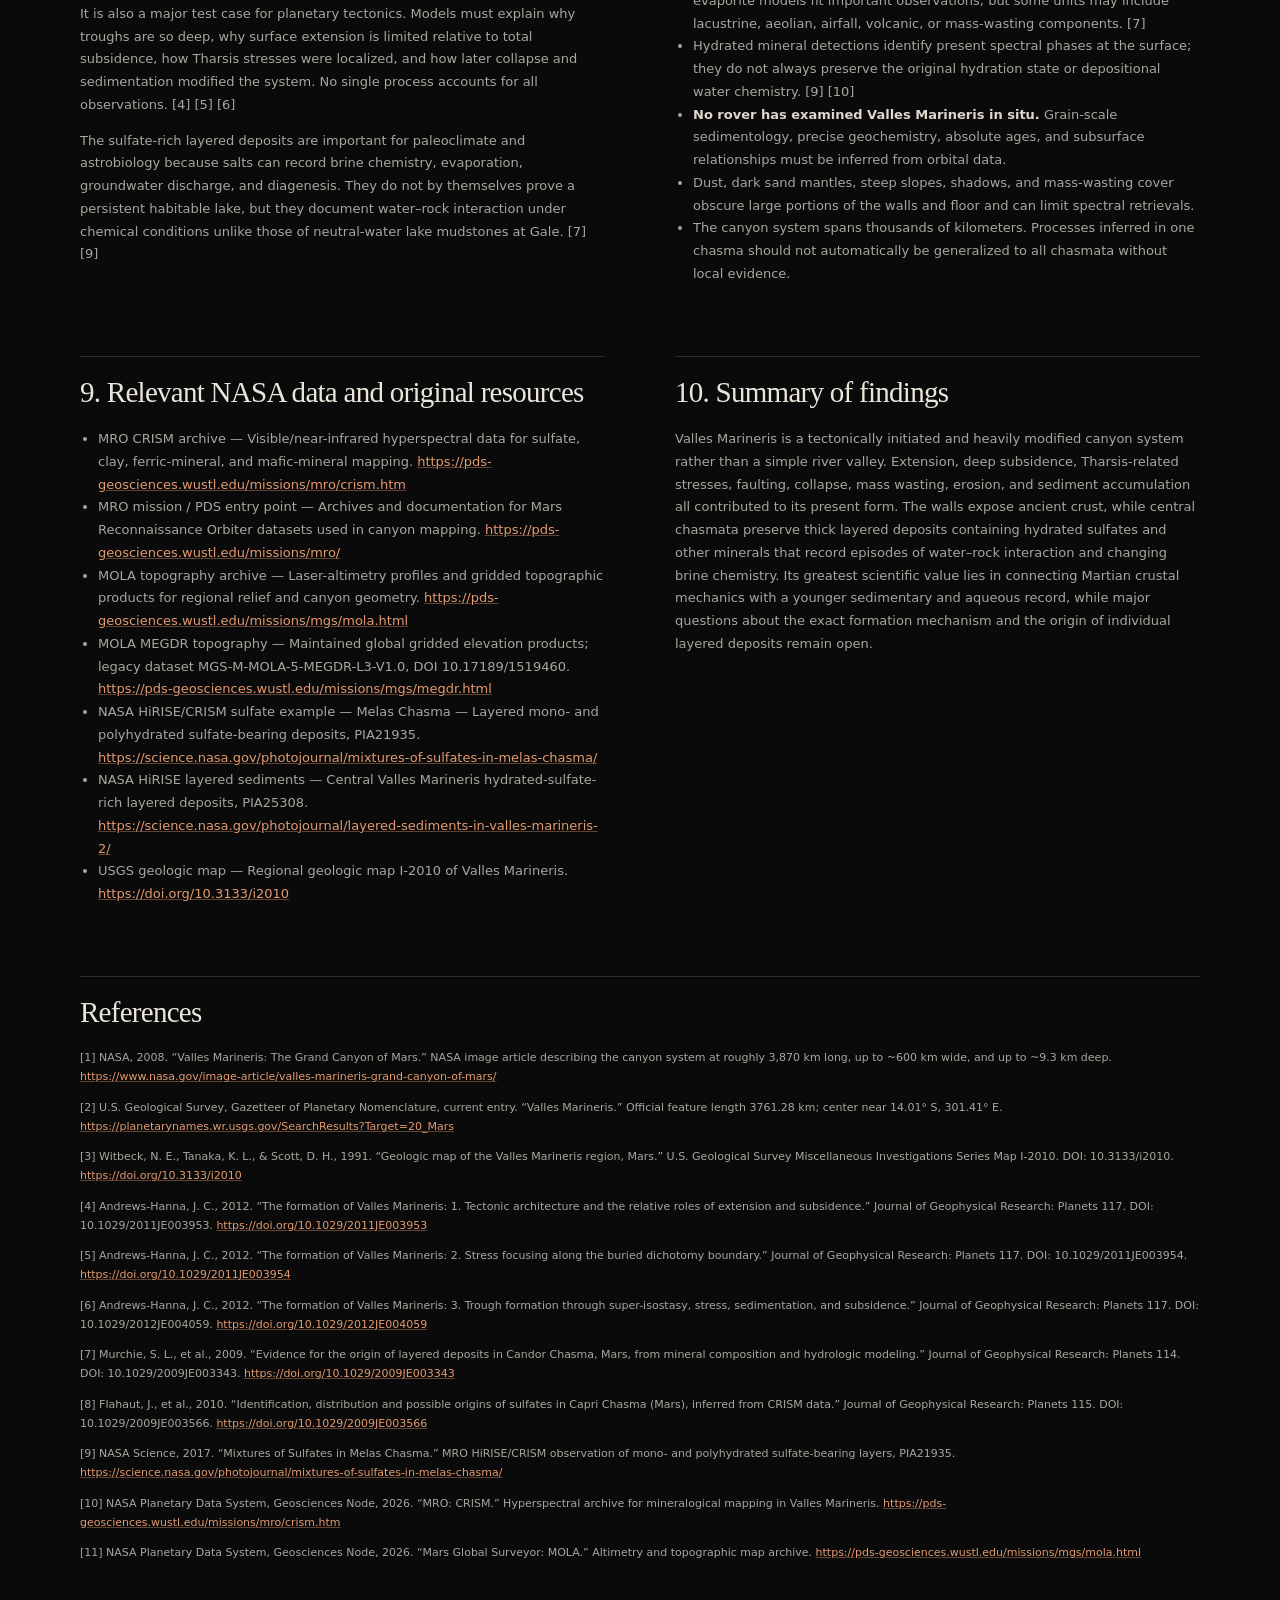
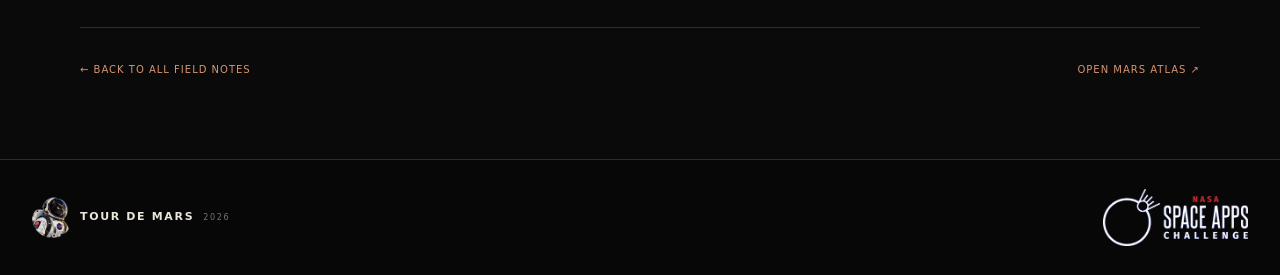
<file: field-valles.html>
<!doctype html>
<html lang="en">
<head>
  <meta charset="utf-8">
  <meta name="viewport" content="width=device-width,initial-scale=1,viewport-fit=cover">
  <meta name="theme-color" content="#090a09">
  <meta name="description" content="Valles Marineris field note — Tour de Mars scientific context.">
  <title>Valles Marineris Field Note — Tour de Mars</title>
  <link rel="stylesheet" href="field-note.css">
</head>
<body>
  <header class="note-header">
    <a class="note-brand" href="index.html"><img src="assets/team-logo.png" alt="Tour de Mars team emblem"><span><b>TOUR DE MARS</b><small>/ FIELD NOTE</small></span></a>
    <nav><a href="index.html#field-notes">Field Notes</a><a href="atlas.html">Mars Atlas</a><a href="marswalk.html">MarsWalk</a><a class="space-apps" href="https://www.spaceappschallenge.org/" target="_blank" rel="noopener noreferrer"><img src="assets/space-apps-logo-transparent.png" alt="NASA Space Apps Challenge"></a></nav>
  </header>
  <main>
    <section class="note-hero" style="--hero-image:url('https://assets.science.nasa.gov/dynamicimage/assets/science/psd/photojournal/pia/pia19/pia19126/PIA19126.jpg?crop=faces%2Cfocalpoint&fit=clip&h=1800&w=2880')">
      <div class="hero-shade"></div>
      <div class="note-hero-copy">
        <span>TOUR DE MARS / SCIENTIFIC FIELD NOTE</span>
        <h1>Valles Marineris</h1>
        <p>Canyon morphology, crustal deformation, exposed stratigraphy, sulfate-bearing deposits, and formation models</p>
        <small>NASA/JPL-Caltech/University of Arizona · HiRISE PIA19126</small>
      </div>
    </section>
    <div class="note-shell">
      <section class="provenance-banner">
        <div><strong>OBSERVATION BASIS</strong><p>This is a remote field note compiled from NASA spacecraft/rover observations, archived mission data, and peer-reviewed planetary-science literature. It does not represent a physical field visit.</p></div>
        <div><strong>AI-ASSISTED RESEARCH NOTE</strong><p>This field note was created with AI assistance using NASA spacecraft/rover observations, archived mission data, and the cited peer-reviewed planetary-science literature. It is a remote research synthesis, not a physical field visit.</p></div>
      </section>
      <section class="note-meta"><div><small>SITE</small><b>Valles Marineris canyon system</b></div><div><small>OFFICIAL CENTER</small><b>14.01° S, 301.41° E (+east)</b></div><div><small>SCALE</small><b>~3,761 km official feature length; up to ~600 km wide</b></div><div><small>OBSERVATION MODE</small><b>Orbital imaging, spectroscopy, radar/topography; no landed mission</b></div></section>
      <article class="note-article"><section class="note-section"><h2>1. Site identification and geographical setting</h2><p><strong>NASA observation.</strong> Valles Marineris is a linked system of troughs and chasmata extending across equatorial Mars east of the Tharsis volcanic rise. NASA descriptions give a total span of roughly 3,870 km, widths reaching about 600 km, and maximum relief approaching 9 km. The USGS named-feature entry gives a standardized length of 3,761.28 km and a center near 14.01° S, 301.41° E. [1] [2]</p><p><strong>Geographical setting.</strong> The western system begins near Noctis Labyrinthus, a complex of intersecting fault-bounded depressions near Tharsis. Eastward, major troughs including Ius, Tithonium, Melas, Candor, Ophir, Coprates, Capri, and Eos Chasmata broaden, merge, and connect toward chaotic terrain and outflow-channel provinces. [3]</p><p><strong>Scale note.</strong> Valles Marineris is not a single river-cut canyon analogous to one terrestrial valley. It is a tectono-erosional canyon system made of multiple structural troughs, interior basins, wall slopes, layered mounds, landslide deposits, and channels that record several processes operating over a long interval. [3] [4]</p></section><section class="note-section"><h2>2. Field observations from orbital imagery and topography</h2><p><strong>NASA observation.</strong> Viking, CTX, HiRISE, and other orbital images show steep walls exposing kilometer-scale crustal sections, fault-bounded trough margins, terraces, spur-and-gully topography, collapsed blocks, talus, broad landslide aprons, and locally chaotic floor materials. Large interior mounds of layered deposits rise from the floors of several chasmata. [1] [3]</p><p><strong>Topographic observation.</strong> MOLA data resolve extreme relief between plateau surfaces and canyon floors and show that different chasmata have distinct floor elevations, widths, wall geometries, and connections. The canyon system therefore cannot be explained by uniform vertical incision alone. [4] [11]</p><p><strong>Layered-deposit observation.</strong> Central Valles Marineris contains thick, light-toned, finely layered deposits. HiRISE images reveal bedding at meter-to-submeter scales, erosional benches, cliffs, dark mantles, dunes, and local unconformities. CRISM spectra demonstrate that many of these layers contain hydrated sulfate minerals. [7] [9] [10]</p><p><strong>Mass-wasting observation.</strong> Wall slopes contain slumps, rockfalls, debris aprons, and enormous landslide deposits. These gravity-driven materials are younger than the canyon walls they detach from and can bury older floor deposits, complicating reconstruction of the original trough geometry. [3]</p></section><section class="note-section"><h2>3. Geological interpretation and formation history</h2><p><strong>Established structural evidence.</strong> The geometry of faults, graben-like depressions, and trough margins shows that crustal extension and subsidence are fundamental to Valles Marineris. The system is spatially associated with the Tharsis rise, whose volcanic and tectonic loading strongly affected stresses in the surrounding lithosphere. [3] [4]</p><p><strong>Model interpretation.</strong> Mechanical models indicate that simple horizontal stretching alone does not reproduce all observed features. Andrews-Hanna’s models favor a combination of extension with substantial vertical accommodation or subsidence, with deep-seated deformation contributing to trough formation while limiting the amount of surface extension required. [4]</p><p><strong>Regional stress hypothesis.</strong> One proposed mechanism is that stresses from the Tharsis load were focused near the buried crustal dichotomy boundary, helping localize fracturing where Valles Marineris developed. A related model invokes a super-isostatic Tharsis plateau, intrusion, sediment loading, and subsidence to explain the great depth of the troughs. [5] [6]</p><p><strong>Erosional modification.</strong> After structural troughs formed, wall collapse, landsliding, aeolian erosion, channel activity, groundwater processes, and sediment accumulation enlarged and modified them. Thus, tectonics created much of the accommodation space, but erosion and sedimentation produced many of the detailed forms visible today. [3] [6]</p></section><section class="note-section"><h2>4. Exposed geological layers, mineralogy, and composition</h2><p><strong>Crustal exposures.</strong> Canyon walls expose long vertical sections through ancient Martian crust. Darker wall rocks are commonly interpreted as basaltic volcanic or intrusive materials and their altered equivalents, but exact composition varies and is difficult to determine continuously along thousands of kilometers of wall exposure.</p><p><strong>CRISM mineralogy.</strong> Interior layered deposits in western Candor Chasma contain widespread monohydrated sulfates, nanophase ferric oxide, basaltic/pyroxene-bearing sand layers, and localized polyhydrated sulfates higher in the section. Ferric minerals including hematite occur within sulfate-bearing units. [7]</p><p><strong>Hydration state.</strong> In Melas Chasma and elsewhere, CRISM distinguishes monohydrated sulfate layers from more strongly hydrated sulfate layers because they have different infrared absorption features. Changes in hydration state may reflect changes in water chemistry at deposition, later hydration/dehydration, burial, heating, or pressure effects. [9] [10]</p><p><strong>Spatial diversity.</strong> Some thin wall-rock deposits contain clays or mixtures of hydrated minerals rather than the sulfate-dominated mineralogy of the largest interior mounds. This suggests that more than one aqueous process, chemical environment, or alteration episode operated in the canyon system. [9]</p></section><section class="note-section"><h2>5. Water history and environmental conditions</h2><p><strong>Established evidence.</strong> Hydrated sulfates are direct mineralogical evidence that water participated in the formation or alteration of major sedimentary units. Their abundance and stratigraphic organization show that aqueous chemistry affected parts of Valles Marineris after or during canyon development. [7] [9]</p><p><strong>Hydrologic interpretation.</strong> One influential model for Candor Chasma proposes that groundwater discharged into the troughs, evaporated under saline conditions, precipitated sulfate minerals, and trapped wind-blown dust and sand to build and cement layered deposits. The model reproduces aspects of deposit thickness and distribution but is not unique. [7]</p><p><strong>Alternative depositional possibilities.</strong> Other layered units may include airfall dust, volcanic ash, aeolian sediment, mass-wasting debris, lake or playa deposits, and material altered after deposition. Nearly horizontal bedding alone does not prove a deep standing lake; mineralogy, geometry, facies relationships, and topography must be evaluated together. [7] [9]</p><p><strong>Fluvial evidence.</strong> Some streamlined forms, channels, and eastern connections to chaotic terrain and outflow systems indicate episodes when flowing water or water release modified the canyon environment. However, the canyon system as a whole is not interpreted as having been excavated primarily by one giant river. [1] [3]</p></section><section class="note-section"><h2>6. NASA orbital investigations and datasets</h2><ul><li>Viking Orbiters: regional mosaics that established the full scale and principal morphology of the canyon system. [1]</li><li>Mars Global Surveyor MOLA: elevation profiles and global gridded topography used to quantify wall relief, trough depth, plateau elevation, and regional gradients. [11]</li><li>Mars Odyssey THEMIS: thermal-infrared and visible mapping of floor materials, layered deposits, dunes, and thermophysical units.</li><li>Mars Reconnaissance Orbiter CTX: broad high-resolution context for structural mapping, landslides, channels, and stratigraphic relationships.</li><li>MRO HiRISE: sub-meter imaging of bedding, scarps, boulders, dunes, faults, erosional textures, and candidate aqueous deposits. [9]</li><li>MRO CRISM: hyperspectral mapping of sulfates, clays, ferric minerals, pyroxene, and other phases that connect morphology to aqueous and volcanic processes. [7] [10]</li><li>SHARAD and stereo topography, where coverage permits: subsurface or structural context and high-resolution digital terrain models that test layer attitudes and canyon-wall geometry.</li></ul></section><section class="note-section"><h2>7. Scientific significance</h2><p>Valles Marineris is one of the best natural cross sections through the Martian crust. Its walls expose materials otherwise buried beneath the plateau, while its floors preserve younger sedimentary, volcanic, mass-wasting, and aqueous deposits. The system therefore links deep crustal structure to surface environmental history. [3]</p><p>It is also a major test case for planetary tectonics. Models must explain why troughs are so deep, why surface extension is limited relative to total subsidence, how Tharsis stresses were localized, and how later collapse and sedimentation modified the system. No single process accounts for all observations. [4] [5] [6]</p><p>The sulfate-rich layered deposits are important for paleoclimate and astrobiology because salts can record brine chemistry, evaporation, groundwater discharge, and diagenesis. They do not by themselves prove a persistent habitable lake, but they document water–rock interaction under chemical conditions unlike those of neutral-water lake mudstones at Gale. [7] [9]</p></section><section class="note-section"><h2>8. Uncertainties and data limitations</h2><ul><li>The relative contributions of rifting, deep subsidence, collapse, magmatic intrusion, and erosion to initial trough formation remain debated. Mechanical models are constrained by observations but are not direct measurements of the ancient stress field. [4] [5] [6]</li><li>Interior layered deposits have multiple plausible origins. Groundwater-evaporite models fit important observations, but some units may include lacustrine, aeolian, airfall, volcanic, or mass-wasting components. [7]</li><li>Hydrated mineral detections identify present spectral phases at the surface; they do not always preserve the original hydration state or depositional water chemistry. [9] [10]</li><li><strong>No rover has examined Valles Marineris in situ.</strong> Grain-scale sedimentology, precise geochemistry, absolute ages, and subsurface relationships must be inferred from orbital data.</li><li>Dust, dark sand mantles, steep slopes, shadows, and mass-wasting cover obscure large portions of the walls and floor and can limit spectral retrievals.</li><li>The canyon system spans thousands of kilometers. Processes inferred in one chasma should not automatically be generalized to all chasmata without local evidence.</li></ul></section><section class="note-section"><h2>9. Relevant NASA data and original resources</h2><ul><li>MRO CRISM archive — Visible/near-infrared hyperspectral data for sulfate, clay, ferric-mineral, and mafic-mineral mapping. <a href="https://pds-geosciences.wustl.edu/missions/mro/crism.htm" target="_blank" rel="noopener noreferrer">https://pds-geosciences.wustl.edu/missions/mro/crism.htm</a></li><li>MRO mission / PDS entry point — Archives and documentation for Mars Reconnaissance Orbiter datasets used in canyon mapping. <a href="https://pds-geosciences.wustl.edu/missions/mro/" target="_blank" rel="noopener noreferrer">https://pds-geosciences.wustl.edu/missions/mro/</a></li><li>MOLA topography archive — Laser-altimetry profiles and gridded topographic products for regional relief and canyon geometry. <a href="https://pds-geosciences.wustl.edu/missions/mgs/mola.html" target="_blank" rel="noopener noreferrer">https://pds-geosciences.wustl.edu/missions/mgs/mola.html</a></li><li>MOLA MEGDR topography — Maintained global gridded elevation products; legacy dataset MGS-M-MOLA-5-MEGDR-L3-V1.0, DOI 10.17189/1519460. <a href="https://pds-geosciences.wustl.edu/missions/mgs/megdr.html" target="_blank" rel="noopener noreferrer">https://pds-geosciences.wustl.edu/missions/mgs/megdr.html</a></li><li>NASA HiRISE/CRISM sulfate example — Melas Chasma — Layered mono- and polyhydrated sulfate-bearing deposits, PIA21935. <a href="https://science.nasa.gov/photojournal/mixtures-of-sulfates-in-melas-chasma/" target="_blank" rel="noopener noreferrer">https://science.nasa.gov/photojournal/mixtures-of-sulfates-in-melas-chasma/</a></li><li>NASA HiRISE layered sediments — Central Valles Marineris hydrated-sulfate-rich layered deposits, PIA25308. <a href="https://science.nasa.gov/photojournal/layered-sediments-in-valles-marineris-2/" target="_blank" rel="noopener noreferrer">https://science.nasa.gov/photojournal/layered-sediments-in-valles-marineris-2/</a></li><li>USGS geologic map — Regional geologic map I-2010 of Valles Marineris. <a href="https://doi.org/10.3133/i2010" target="_blank" rel="noopener noreferrer">https://doi.org/10.3133/i2010</a></li></ul></section><section class="note-section"><h2>10. Summary of findings</h2><p>Valles Marineris is a tectonically initiated and heavily modified canyon system rather than a simple river valley. Extension, deep subsidence, Tharsis-related stresses, faulting, collapse, mass wasting, erosion, and sediment accumulation all contributed to its present form. The walls expose ancient crust, while central chasmata preserve thick layered deposits containing hydrated sulfates and other minerals that record episodes of water–rock interaction and changing brine chemistry. Its greatest scientific value lies in connecting Martian crustal mechanics with a younger sedimentary and aqueous record, while major questions about the exact formation mechanism and the origin of individual layered deposits remain open.</p></section><section class="note-section"><h2>References</h2><p>[1] NASA, 2008. “Valles Marineris: The Grand Canyon of Mars.” NASA image article describing the canyon system at roughly 3,870 km long, up to ~600 km wide, and up to ~9.3 km deep. <a href="https://www.nasa.gov/image-article/valles-marineris-grand-canyon-of-mars/" target="_blank" rel="noopener noreferrer">https://www.nasa.gov/image-article/valles-marineris-grand-canyon-of-mars/</a></p><p>[2] U.S. Geological Survey, Gazetteer of Planetary Nomenclature, current entry. “Valles Marineris.” Official feature length 3761.28 km; center near 14.01° S, 301.41° E. <a href="https://planetarynames.wr.usgs.gov/SearchResults?Target=20_Mars" target="_blank" rel="noopener noreferrer">https://planetarynames.wr.usgs.gov/SearchResults?Target=20_Mars</a></p><p>[3] Witbeck, N. E., Tanaka, K. L., &amp; Scott, D. H., 1991. “Geologic map of the Valles Marineris region, Mars.” U.S. Geological Survey Miscellaneous Investigations Series Map I-2010. DOI: 10.3133/i2010. <a href="https://doi.org/10.3133/i2010" target="_blank" rel="noopener noreferrer">https://doi.org/10.3133/i2010</a></p><p>[4] Andrews-Hanna, J. C., 2012. “The formation of Valles Marineris: 1. Tectonic architecture and the relative roles of extension and subsidence.” Journal of Geophysical Research: Planets 117. DOI: 10.1029/2011JE003953. <a href="https://doi.org/10.1029/2011JE003953" target="_blank" rel="noopener noreferrer">https://doi.org/10.1029/2011JE003953</a></p><p>[5] Andrews-Hanna, J. C., 2012. “The formation of Valles Marineris: 2. Stress focusing along the buried dichotomy boundary.” Journal of Geophysical Research: Planets 117. DOI: 10.1029/2011JE003954. <a href="https://doi.org/10.1029/2011JE003954" target="_blank" rel="noopener noreferrer">https://doi.org/10.1029/2011JE003954</a></p><p>[6] Andrews-Hanna, J. C., 2012. “The formation of Valles Marineris: 3. Trough formation through super-isostasy, stress, sedimentation, and subsidence.” Journal of Geophysical Research: Planets 117. DOI: 10.1029/2012JE004059. <a href="https://doi.org/10.1029/2012JE004059" target="_blank" rel="noopener noreferrer">https://doi.org/10.1029/2012JE004059</a></p><p>[7] Murchie, S. L., et al., 2009. “Evidence for the origin of layered deposits in Candor Chasma, Mars, from mineral composition and hydrologic modeling.” Journal of Geophysical Research: Planets 114. DOI: 10.1029/2009JE003343. <a href="https://doi.org/10.1029/2009JE003343" target="_blank" rel="noopener noreferrer">https://doi.org/10.1029/2009JE003343</a></p><p>[8] Flahaut, J., et al., 2010. “Identification, distribution and possible origins of sulfates in Capri Chasma (Mars), inferred from CRISM data.” Journal of Geophysical Research: Planets 115. DOI: 10.1029/2009JE003566. <a href="https://doi.org/10.1029/2009JE003566" target="_blank" rel="noopener noreferrer">https://doi.org/10.1029/2009JE003566</a></p><p>[9] NASA Science, 2017. “Mixtures of Sulfates in Melas Chasma.” MRO HiRISE/CRISM observation of mono- and polyhydrated sulfate-bearing layers, PIA21935. <a href="https://science.nasa.gov/photojournal/mixtures-of-sulfates-in-melas-chasma/" target="_blank" rel="noopener noreferrer">https://science.nasa.gov/photojournal/mixtures-of-sulfates-in-melas-chasma/</a></p><p>[10] NASA Planetary Data System, Geosciences Node, 2026. “MRO: CRISM.” Hyperspectral archive for mineralogical mapping in Valles Marineris. <a href="https://pds-geosciences.wustl.edu/missions/mro/crism.htm" target="_blank" rel="noopener noreferrer">https://pds-geosciences.wustl.edu/missions/mro/crism.htm</a></p><p>[11] NASA Planetary Data System, Geosciences Node, 2026. “Mars Global Surveyor: MOLA.” Altimetry and topographic map archive. <a href="https://pds-geosciences.wustl.edu/missions/mgs/mola.html" target="_blank" rel="noopener noreferrer">https://pds-geosciences.wustl.edu/missions/mgs/mola.html</a></p></section></article>
      <div class="note-actions"><a href="index.html#field-notes">← Back to all field notes</a><a href="atlas.html">Open Mars Atlas ↗</a></div>
    </div>
  </main>
  <footer>
    <a class="note-brand" href="index.html"><img src="assets/team-logo.png" alt=""><span><b>TOUR DE MARS</b><small>2026</small></span></a>
    <a class="footer-space-apps" href="https://www.spaceappschallenge.org/" target="_blank" rel="noopener noreferrer"><img src="assets/space-apps-logo-transparent.png" alt="NASA Space Apps Challenge"></a>
  </footer>
</body>
</html>
</file>
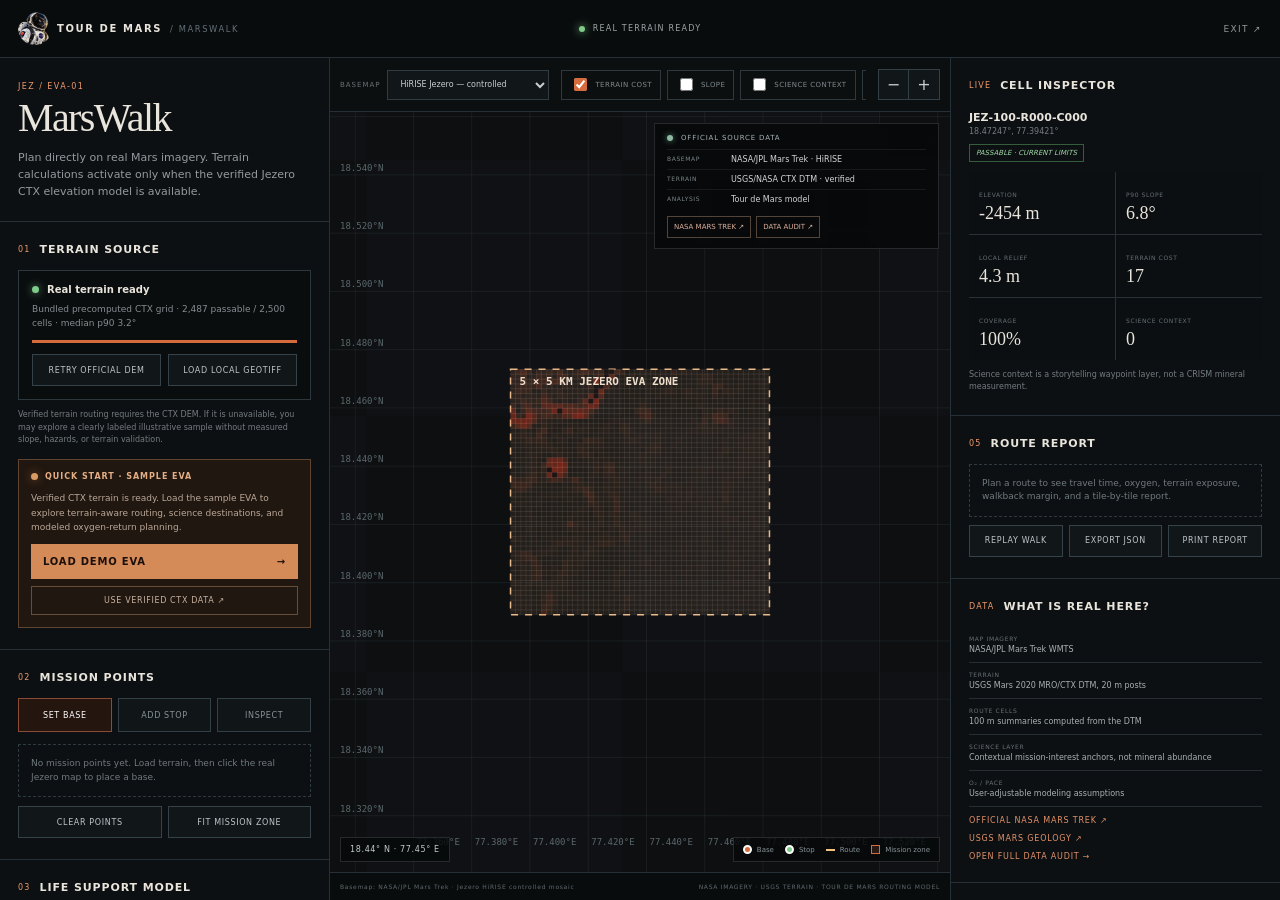
<file: marswalk.html>
<!doctype html>
<html lang="en">
<head>
  <meta charset="utf-8">
  <meta name="viewport" content="width=device-width,initial-scale=1,viewport-fit=cover">
  <meta name="theme-color" content="#080a0b">
  <meta name="description" content="MarsWalk — select a real Jezero base and destinations, build a CTX-derived terrain grid, compare routes, check oxygen reserve, replay the walk, and export a mission report.">
  <title>MarsWalk — Tour de Mars</title>
  <link rel="stylesheet" href="marswalk.css">
  <script src="data/terrain-grid.js"></script>
  <script defer src="marswalk.js"></script>
</head>
<body>
  <header class="mw-header">
    <a class="mw-brand" href="index.html"><img src="assets/team-logo.png" alt="Tour de Mars team emblem"><b>TOUR DE MARS</b><small>/ MARSWALK</small></a>
    <div class="mw-header-status"><i id="headerDot"></i><span id="headerStatus">STARTING MISSION SYSTEMS</span></div>
    <a class="mw-exit" href="index.html">EXIT ↗</a>
  </header>

  <main class="workspace">
    <aside class="panel left-panel">
      <div class="panel-scroll">
        <section class="panel-section intro-section">
          <div class="section-code">JEZ / EVA-01</div>
          <h1>MarsWalk</h1>
          <p>Plan directly on real Mars imagery. Terrain calculations activate only when the verified Jezero CTX elevation model is available.</p>
        </section>

        <section class="panel-section">
          <div class="panel-title"><span>01</span><b>Terrain source</b></div>
          <div class="source-card" id="terrainSourceCard">
            <div class="source-head"><i id="terrainDot"></i><b id="terrainLabel">Checking cache…</b></div>
            <p id="terrainDetail">Looking for a previously built real-terrain grid.</p>
            <div class="progress"><i id="terrainProgress"></i></div>
            <div class="source-actions"><button id="retryTerrain">Retry official DEM</button><label class="file-button">Load local GeoTIFF<input id="terrainFile" type="file" accept=".tif,.tiff,image/tiff"></label></div>
          </div>
          <p class="micro">Verified terrain routing requires the CTX DEM. If it is unavailable, you may explore a clearly labeled illustrative sample without measured slope, hazards, or terrain validation.</p>
          <div class="demo-launch">
            <div class="demo-launch-heading"><span class="demo-pulse"></span><b>QUICK START · SAMPLE EVA</b></div>
            <p id="demoLaunchDescription">Load a sample base and two science stops. Terrain-aware routing is available when verified CTX elevation data is ready.</p>
            <button id="startDemo" class="demo-button" type="button">LOAD DEMO EVA <span>→</span></button>
            <button id="reloadOfficial" class="demo-return" type="button">USE VERIFIED CTX DATA ↗</button>
          </div>
        </section>

        <section class="panel-section">
          <div class="panel-title"><span>02</span><b>Mission points</b></div>
          <div class="mode-buttons" role="group" aria-label="Map selection mode">
            <button class="active" data-mode="base">Set base</button><button data-mode="stop">Add stop</button><button data-mode="inspect">Inspect</button>
          </div>
          <div id="pointList" class="point-list"><div class="empty-state">Click inside the copper mission zone to set a base.</div></div>
          <div class="row-actions"><button id="clearPoints">Clear points</button><button id="fitZone">Fit mission zone</button></div>
        </section>

        <section class="panel-section">
          <div class="panel-title"><span>03</span><b>Life support model</b></div>
          <div class="input-grid">
            <label><span>O₂ capacity</span><div><input id="o2Capacity" type="number" min="100" max="1200" step="10" value="480"><small>L STP</small></div></label>
            <label><span>Reserve</span><div><input id="o2Reserve" type="number" min="20" max="500" step="10" value="90"><small>L</small></div></label>
            <label><span>Walking rate</span><div><input id="o2Walk" type="number" min="0.2" max="5" step="0.1" value="1.2"><small>L/min</small></div></label>
            <label><span>Dwell / stop</span><div><input id="dwellMin" type="number" min="0" max="60" step="1" value="10"><small>min</small></div></label>
            <label><span>Base pace</span><div><input id="baseSpeed" type="number" min="0.3" max="1.4" step="0.05" value="0.85"><small>m/s</small></div></label>
            <label><span>Dwell O₂ rate</span><div><input id="o2Dwell" type="number" min="0.1" max="4" step="0.1" value="0.8"><small>L/min</small></div></label>
          </div>
          <p class="micro warn">These oxygen and suited-walking values are adjustable planning assumptions, not NASA EVA standards or medical guidance.</p>
        </section>

        <section class="panel-section">
          <div class="panel-title"><span>04</span><b>Route objective</b></div>
          <div class="route-modes" id="routeModes">
            <button data-route="fast"><span>FAST</span><small>minimum modeled travel time</small></button>
            <button data-route="safe"><span>SAFE</span><small>strongly avoids steeper / rougher cells</small></button>
            <button class="active" data-route="balanced"><span>BALANCED</span><small>time + terrain + science context</small></button>
            <button data-route="science"><span>SCIENCE</span><small>prefers mission-interest anchors</small></button>
          </div>
          <button class="plan-button" id="planRoute" disabled>PLAN MARSWALK <span>→</span></button>
          <button class="compare-button" id="compareRoutes" disabled>COMPARE ALL FOUR</button>
        </section>
      </div>
    </aside>

    <section class="map-column">
      <div class="map-toolbar">
        <div class="map-layer-select"><label>BASEMAP</label><select id="basemapSelect"><option value="hirise">HiRISE Jezero — controlled</option><option value="ctx">CTX Jezero — controlled</option><option value="mola">MOLA + HRSC — global</option></select></div>
        <div class="overlay-toggles"><label><input type="checkbox" id="toggleRisk"><span>Terrain cost</span></label><label><input type="checkbox" id="toggleSlope"><span>Slope</span></label><label><input type="checkbox" id="toggleScience"><span>Science context</span></label><label><input type="checkbox" id="toggleGrid" checked><span>100 m grid</span></label></div>
        <div class="zoom-group"><button id="zoomOut">−</button><button id="zoomIn">+</button></div>
      </div>
      <div class="map-shell" id="mapShell">
        <canvas id="marsMap" aria-label="Interactive real Mars map of Jezero Crater"></canvas>
        <div class="map-loading" id="mapLoading"><div class="spinner"></div><b>Connecting to NASA/JPL Mars Trek</b><span>Loading a real Jezero basemap…</span></div>
        <div class="map-toast" id="mapToast" hidden></div>
        <div class="map-provenance" aria-label="Map and terrain sources">
          <span class="provenance-head"><i></i> OFFICIAL SOURCE DATA</span>
          <div><small>BASEMAP</small><b id="mapProvenanceBasemap">NASA/JPL Mars Trek · HiRISE</b></div>
          <div><small>TERRAIN</small><b id="mapProvenanceTerrain">USGS/NASA CTX · awaiting data</b></div>
          <div><small>ANALYSIS</small><b>Tour de Mars model</b></div>
          <div class="provenance-links"><a href="https://trek.nasa.gov/mars/" target="_blank" rel="noopener noreferrer">NASA MARS TREK ↗</a><a href="data-audit.html">DATA AUDIT ↗</a></div>
        </div>
        <div class="map-preview-alert" id="mapPreviewAlert" hidden>ILLUSTRATIVE EVA · NO VERIFIED ELEVATION OR SLOPE DATA</div>
        <div class="map-coords" id="mapCoords">18.44° N · 77.45° E</div>
        <div class="map-legend"><span><i class="base"></i>Base</span><span><i class="stop"></i>Stop</span><span><i class="route"></i>Route</span><span><i class="zone"></i>Mission zone</span></div>
        <div class="playback-hud" id="playbackHud" hidden><div><small>ELAPSED</small><b id="playTime">00:00</b></div><div><small>O₂ USED</small><b id="playO2">0 L</b></div><div><small>RETURN MARGIN</small><b id="playMargin">—</b></div><button id="stopPlayback">STOP</button></div>
      </div>
      <div class="map-footer"><span id="mapSource">Basemap: NASA/JPL Mars Trek</span><span>NASA IMAGERY · USGS TERRAIN · TOUR DE MARS ROUTING MODEL</span></div>
    </section>

    <aside class="panel right-panel">
      <div class="panel-scroll">
        <section class="panel-section inspector-section">
          <div class="panel-title"><span>LIVE</span><b>Cell inspector</b></div>
          <div class="inspector" id="inspector">
            <div class="inspector-empty">Move over the mission zone or use Inspect mode.</div>
          </div>
        </section>

        <section class="panel-section route-summary-section">
          <div class="panel-title"><span>05</span><b>Route report</b></div>
          <div id="routeSummary" class="route-summary"><div class="empty-state">Set a base and at least one stop, then plan a route.</div></div>
          <div class="report-actions" id="reportActions" hidden><button id="playRoute">Replay walk</button><button id="exportReport">Export JSON</button><button id="printReport">Print report</button></div>
        </section>

        <section class="panel-section compare-section" id="compareSection" hidden>
          <div class="panel-title"><span>06</span><b>Route comparison</b></div>
          <div id="compareTable"></div>
        </section>

        <section class="panel-section method-section">
          <div class="panel-title"><span>DATA</span><b>What is real here?</b></div>
          <dl>
            <div><dt>Map imagery</dt><dd>NASA/JPL Mars Trek WMTS</dd></div>
            <div><dt>Terrain</dt><dd>USGS Mars 2020 MRO/CTX DTM, 20 m posts</dd></div>
            <div><dt>Route cells</dt><dd>100 m summaries computed from the DTM</dd></div>
            <div><dt>Science layer</dt><dd>Contextual mission-interest anchors, not mineral abundance</dd></div>
            <div><dt>O₂ / pace</dt><dd>User-adjustable modeling assumptions</dd></div>
          </dl>
          <a href="https://trek.nasa.gov/mars/" target="_blank" rel="noopener noreferrer" class="audit-link">Official NASA Mars Trek ↗</a>
          <a href="https://astrogeology-usgs.hub.arcgis.com/pages/interactive-maps-mars" target="_blank" rel="noopener noreferrer" class="audit-link">USGS Mars geology ↗</a>
          <a href="data-audit.html" class="audit-link">Open full data audit →</a>
        </section>
      </div>
    </aside>
  </main>

  <dialog id="reportDialog" class="report-dialog"><button class="dialog-close" id="closeReport">×</button><div id="reportDocument"></div></dialog>
</body>
</html>
</file>
<file: app.css>
:root{
  --ink:#090a09;--paper:#ece8de;--paper2:#d8d2c5;--copper:#c85e32;--copper2:#e38a59;--rust:#8d341f;--line:rgba(236,232,222,.18);--muted:#a9a69f;--green:#9fc99c;--display:Georgia,'Times New Roman',serif;--sans:Inter,ui-sans-serif,system-ui,-apple-system,BlinkMacSystemFont,'Segoe UI',sans-serif
}
*{box-sizing:border-box}html{scroll-behavior:smooth;background:var(--ink)}body{margin:0;background:var(--ink);color:var(--paper);font-family:var(--sans);font-size:16px;line-height:1.55}a{color:inherit;text-decoration:none}button{font:inherit}.shell{width:min(1280px,calc(100% - 64px));margin-inline:auto}.topbar{position:fixed;z-index:1000;inset:0 0 auto;height:76px;padding:0 32px;display:flex;align-items:center;justify-content:space-between;background:linear-gradient(to bottom,rgba(7,8,7,.92),rgba(7,8,7,.48),transparent);backdrop-filter:blur(2px);transition:.3s}.topbar.scrolled{background:rgba(9,10,9,.92);border-bottom:1px solid rgba(255,255,255,.08);backdrop-filter:blur(14px)}.wordmark{display:inline-flex;align-items:center;gap:9px;font-size:12px;letter-spacing:.18em}.wordmark b{font-weight:700}.wordmark small{opacity:.52;font-size:9px;letter-spacing:.12em}.wordmark-dot{width:9px;height:9px;border:2px solid var(--copper2);border-radius:50%;box-shadow:0 0 0 4px rgba(200,94,50,.15)}nav{display:flex;align-items:center;gap:27px;font-size:12px;letter-spacing:.08em;text-transform:uppercase}nav a{opacity:.78;transition:.2s}nav a:hover{opacity:1}.nav-cta{padding:10px 14px;border:1px solid rgba(255,255,255,.26);border-radius:999px;opacity:1}.nav-cta span{color:var(--copper2)}.menu{display:none;border:0;background:none;color:var(--paper);font-size:11px;letter-spacing:.13em}.hero{height:100svh;min-height:720px;position:relative;overflow:hidden;background:#100b08}.hero-media{position:absolute;inset:0;background:url('assets/mars-horizon.jpg') center 64%/cover no-repeat;transform:scale(1.035)}.hero-vignette{position:absolute;inset:0;background:linear-gradient(180deg,rgba(6,6,6,.35),rgba(6,6,6,.06) 38%,rgba(6,6,6,.34) 67%,rgba(6,6,6,.88)),linear-gradient(90deg,rgba(0,0,0,.55),transparent 58%)}.hero-gridline{position:absolute;inset:0;opacity:.14;background-image:linear-gradient(rgba(255,255,255,.14) 1px,transparent 1px),linear-gradient(90deg,rgba(255,255,255,.14) 1px,transparent 1px);background-size:72px 72px;mask-image:linear-gradient(to bottom,transparent 0,black 28%,black 75%,transparent 100%)}.hero-content{position:relative;z-index:2;height:100%;display:grid;align-content:center;padding-top:58px}.hero-kicker{font-size:11px;letter-spacing:.24em;color:#f0b18c;margin-bottom:28px}.hero h1{margin:0;font:500 clamp(64px,9.5vw,150px)/.82 var(--display);letter-spacing:-.065em;max-width:1050px}.hero h1 em{font-weight:400;color:#f1b28d}.hero-lower{margin-top:48px;display:flex;gap:48px;align-items:end;justify-content:space-between}.hero-lower p{max-width:610px;font-size:17px;color:#ddd7cc;margin:0}.hero-actions{display:flex;gap:12px;flex-wrap:wrap}.button{display:inline-flex;align-items:center;justify-content:center;min-height:46px;padding:0 20px;border-radius:999px;font-weight:650;font-size:12px;letter-spacing:.08em;text-transform:uppercase;transition:.22s}.button.light{background:var(--paper);color:#15120f}.button.light:hover{background:white;transform:translateY(-2px)}.button.line{border:1px solid rgba(255,255,255,.35)}.button.line:hover{border-color:white;transform:translateY(-2px)}.button.copper{background:var(--copper);color:white}.button.copper:hover{background:#e06c3e;transform:translateY(-2px)}.hero-status{position:absolute;z-index:3;bottom:0;left:0;right:0;height:64px;border-top:1px solid rgba(255,255,255,.15);display:grid;grid-template-columns:1fr 1fr 1fr;align-items:center;padding:0 32px;font-size:9px;letter-spacing:.16em;text-transform:uppercase;color:#d2cec6}.hero-status span:nth-child(2){text-align:center}.hero-status span:last-child{text-align:right}.hero-status i{display:inline-block;width:6px;height:6px;background:var(--green);border-radius:50%;margin-right:8px;box-shadow:0 0 12px var(--green)}
.manifesto{display:grid;grid-template-columns:150px minmax(0,1fr) 310px;gap:56px;padding:148px 0 130px}.manifesto-index,.section-head span,.callout-copy>span,.transparency span{font-size:10px;letter-spacing:.2em;text-transform:uppercase;color:var(--copper2)}.manifesto-copy{max-width:820px}.display-line{font:400 clamp(35px,4.25vw,66px)/1.07 var(--display);letter-spacing:-.035em;margin:0 0 20px}.display-line.muted{color:#75736f}.display-line span{color:var(--paper)}.manifesto-note{align-self:end;border-top:1px solid rgba(255,255,255,.18);padding-top:17px}.manifesto-note span{font-size:9px;letter-spacing:.17em;color:#8c8982}.manifesto-note p{font-size:13px;color:#bcb8ae;margin:10px 0 0}.metrics-wrap{border-block:1px solid rgba(255,255,255,.13);background:#0d0e0c}.metrics{display:grid;grid-template-columns:repeat(4,1fr)}.metrics>div{padding:35px 26px;border-right:1px solid rgba(255,255,255,.12)}.metrics>div:first-child{border-left:1px solid rgba(255,255,255,.12)}.metrics strong{display:block;font:400 32px/1 var(--display);letter-spacing:-.03em}.metrics span{display:block;color:#8e8b83;font-size:10px;letter-spacing:.1em;text-transform:uppercase;margin-top:9px}.layers-section{padding:150px 0;background:#11120f}.section-head{display:flex;align-items:end;justify-content:space-between;gap:60px;margin-bottom:64px}.section-head h2{font:400 clamp(45px,5.2vw,78px)/.98 var(--display);letter-spacing:-.045em;margin:12px 0 0}.section-head>p{max-width:430px;color:#9f9b92;font-size:14px;margin:0 0 6px}.layer-bento{display:grid;grid-template-columns:1.2fr .8fr;grid-template-rows:auto auto;gap:14px}.bento{position:relative;min-height:360px;border:1px solid rgba(255,255,255,.12);background:#171813;padding:28px;overflow:hidden}.bento h3{font:400 29px/1.08 var(--display);letter-spacing:-.03em;max-width:420px;margin:24px 0 10px}.bento p{max-width:500px;color:#9d9990;font-size:13px}.bento-tag{font-size:9px;letter-spacing:.18em;color:#a4a198}.map-card{min-height:535px;grid-row:span 2;background:linear-gradient(180deg,#151612,#0d0e0c)}.mini-map{position:absolute;inset:58px 28px 155px;border:1px solid rgba(255,255,255,.14);background:radial-gradient(circle at 38% 55%,rgba(216,112,66,.28),transparent 17%),radial-gradient(circle at 62% 33%,rgba(216,112,66,.18),transparent 13%),repeating-radial-gradient(ellipse at 48% 52%,rgba(255,255,255,.09) 0 1px,transparent 1px 14px),#11120f;overflow:hidden}.mini-map:after{content:"";position:absolute;inset:0;background-image:linear-gradient(rgba(255,255,255,.07) 1px,transparent 1px),linear-gradient(90deg,rgba(255,255,255,.07) 1px,transparent 1px);background-size:34px 34px}.mini-route{position:absolute;z-index:2;left:18%;top:59%;width:64%;height:18%;border:3px solid var(--copper2);border-color:var(--copper2) var(--copper2) transparent transparent;border-radius:50%;transform:rotate(-11deg)}.mini-map i{position:absolute;z-index:3;width:12px;height:12px;border-radius:50%;border:2px solid #fff;background:var(--copper)}.mini-map .p1{left:18%;top:62%}.mini-map .p2{left:52%;top:45%}.mini-map .p3{left:79%;top:53%}.terrain-card{background:#d6d0c3;color:#15130f}.terrain-card .bento-tag,.terrain-card p{color:#5f5b54}.terrain-number{font:500 128px/.8 var(--display);letter-spacing:-.08em;margin-top:55px;color:#2d2a25}.terrain-number span{font-size:30px;letter-spacing:-.02em;margin-left:5px}.return-card{background:#1a130f}.return-ring{width:152px;height:152px;border-radius:50%;border:1px solid rgba(238,156,109,.32);display:grid;place-items:center;margin:38px 0 0;box-shadow:0 0 0 16px rgba(200,94,50,.08),0 0 0 33px rgba(200,94,50,.04)}.return-ring span{font-size:10px;letter-spacing:.2em;color:#f2aa82}.science-card{background:#121314}.science-bars{display:flex;height:110px;align-items:end;gap:9px;margin:48px 0 0}.science-bars i{display:block;flex:1;background:linear-gradient(to top,#8d3f26,#e29262);opacity:.85}.science-bars i:nth-child(1){height:33%}.science-bars i:nth-child(2){height:75%}.science-bars i:nth-child(3){height:48%}.science-bars i:nth-child(4){height:94%}.science-bars i:nth-child(5){height:61%}
.marswalk-callout{position:relative;min-height:860px;display:grid;align-items:center;background:#d8d1c3;color:#15130f;overflow:hidden}.orbit-art{position:absolute;inset:0;background:linear-gradient(90deg,rgba(216,209,195,.98) 0 46%,rgba(216,209,195,.48) 63%,rgba(216,209,195,.15)),url('assets/mars-orbit.jpg') right center/58% auto no-repeat;filter:saturate(.78) contrast(1.07)}.callout-grid{position:relative;z-index:2;display:grid;grid-template-columns:.85fr 1.15fr;gap:80px;align-items:center}.callout-copy>span{color:#7f341e}.callout-copy h2{font:400 clamp(50px,5.4vw,82px)/.94 var(--display);letter-spacing:-.05em;margin:15px 0 25px}.callout-copy p{max-width:500px;color:#5b574f;margin-bottom:32px}.console-preview{background:#0b0d0d;color:#e6e4dd;border:1px solid rgba(0,0,0,.16);box-shadow:0 30px 80px rgba(22,16,10,.22);padding:18px}.console-top{display:flex;justify-content:space-between;font-size:8px;letter-spacing:.17em;padding:3px 4px 13px}.console-top .green{color:#9fd19a}.console-map{height:410px;position:relative;overflow:hidden;background:radial-gradient(circle at 30% 65%,#3e2b21,transparent 18%),radial-gradient(circle at 66% 32%,#493025,transparent 14%),repeating-radial-gradient(ellipse at 58% 46%,rgba(255,255,255,.09) 0 1px,transparent 1px 13px),#1a1715}.grid-overlay{position:absolute;inset:0;opacity:.22;background-image:linear-gradient(rgba(255,255,255,.13) 1px,transparent 1px),linear-gradient(90deg,rgba(255,255,255,.13) 1px,transparent 1px);background-size:31px 31px}.preview-path{position:absolute;left:20%;top:55%;width:62%;height:13%;border-top:4px solid #e3774b;border-right:4px solid #e3774b;border-radius:50%;transform:rotate(-13deg)}.console-map i{position:absolute;width:14px;height:14px;border-radius:50%;border:3px solid #f4eee2}.base-dot{left:19%;top:57%;background:#e3774b}.stop-dot{background:#9cc7a0}.stop-dot.one{left:51%;top:45%}.stop-dot.two{left:79%;top:50%}.console-stats{display:grid;grid-template-columns:repeat(3,1fr);border-top:1px solid rgba(255,255,255,.13)}.console-stats>div{padding:18px 8px 7px;border-right:1px solid rgba(255,255,255,.1)}.console-stats>div:last-child{border-right:0}.console-stats small{font-size:7px;letter-spacing:.17em;color:#85847f}.console-stats b{display:block;font:400 22px var(--display);margin-top:4px}.console-disclaimer{font-size:9px;color:#74736e;margin:12px 4px 0}
.field-section{padding:150px 0}.field-grid{display:grid;grid-template-columns:repeat(2,1fr);gap:12px}.field-card{min-height:340px;border:1px solid rgba(255,255,255,.12);padding:25px;display:grid;grid-template-columns:72px 1fr;align-items:end;background:linear-gradient(135deg,#151612,#0d0e0d);position:relative;overflow:hidden}.field-card:before{content:"";position:absolute;inset:0;background:radial-gradient(circle at 86% 12%,rgba(192,81,42,.22),transparent 29%);pointer-events:none}.field-jezero{background:linear-gradient(90deg,rgba(8,8,8,.92),rgba(8,8,8,.53)),url('assets/mars-crater-art.jpg') center/cover}.field-no{align-self:start;font:400 38px var(--display);color:#625f58}.field-card span{font-size:9px;letter-spacing:.19em;color:#9a958b}.field-card h3{font:400 40px/1 var(--display);letter-spacing:-.04em;margin:8px 0 12px}.field-card p{font-size:13px;max-width:460px;color:#a8a49a}.field-card button{margin-top:20px;border:0;border-bottom:1px solid rgba(255,255,255,.35);padding:0 0 5px;background:none;color:var(--paper);font-size:10px;letter-spacing:.12em;text-transform:uppercase;cursor:pointer}.team-section{padding:145px 0 155px;background:#d8d1c3;color:#17140f}.team-head span{color:#84341f}.team-head>p{color:#625e56}.team-grid{display:grid;grid-template-columns:repeat(6,1fr);gap:13px}.person{min-width:0}.person img{width:100%;aspect-ratio:9/16;object-fit:cover;display:block;background:#b7aea1;filter:saturate(.88) contrast(1.02)}.person div{padding:14px 1px}.person small{display:block;font-size:7px;letter-spacing:.15em;color:#6f6960}.person h3{font:400 18px/1.12 var(--display);margin:6px 0 5px}.person span{font-size:9px;color:#6e6860}.transparency{padding:135px 0;display:grid;grid-template-columns:1fr 1fr;gap:110px;border-bottom:1px solid rgba(255,255,255,.12)}.transparency h2{font:400 clamp(44px,4.3vw,67px)/1 var(--display);letter-spacing:-.04em;margin:16px 0 0}.transparency p{color:#aaa69d;font-size:14px}.text-link{display:inline-block;margin-top:12px;font-size:11px;letter-spacing:.1em;text-transform:uppercase;border-bottom:1px solid rgba(255,255,255,.28);padding-bottom:5px}footer{padding:55px 0 65px;background:#060706}.footer-grid{display:grid;grid-template-columns:1fr auto 1fr;gap:50px;align-items:end}.footer-grid>div:first-child p{max-width:500px;color:#6e6d68;font-size:10px;margin:15px 0 0}.footer-grid img{width:98px;opacity:.76}.footer-links{display:flex;justify-content:flex-end;gap:22px;font-size:9px;letter-spacing:.11em;text-transform:uppercase;color:#8c8982}.note-dialog{width:min(760px,calc(100% - 32px));border:1px solid rgba(255,255,255,.16);background:#121311;color:#e7e2d9;padding:0;box-shadow:0 30px 100px rgba(0,0,0,.65)}.note-dialog::backdrop{background:rgba(0,0,0,.76);backdrop-filter:blur(5px)}.dialog-close{position:absolute;right:18px;top:14px;border:0;background:none;color:#aaa;font-size:30px;cursor:pointer}.note-dialog article{padding:48px}.note-dialog .note-kicker{font-size:9px;letter-spacing:.18em;color:var(--copper2)}.note-dialog h2{font:400 50px/1 var(--display);letter-spacing:-.04em;margin:12px 0 22px}.note-dialog h3{font:400 22px var(--display);margin-top:28px}.note-dialog p,.note-dialog li{color:#aaa69d;font-size:13px}.note-dialog dl{display:grid;grid-template-columns:1fr 1fr;gap:1px;background:rgba(255,255,255,.1);margin:26px 0}.note-dialog dl div{background:#171815;padding:16px}.note-dialog dt{font-size:8px;letter-spacing:.15em;color:#77736c;text-transform:uppercase}.note-dialog dd{margin:5px 0 0;font:400 19px var(--display)}
.reveal{opacity:0;transform:translateY(22px);transition:opacity .75s ease,transform .75s ease}.reveal.visible{opacity:1;transform:none}
@media(max-width:1100px){.shell{width:min(100% - 40px,1100px)}nav{gap:16px}.manifesto{grid-template-columns:110px 1fr;gap:35px}.manifesto-note{grid-column:2}.team-grid{grid-template-columns:repeat(3,1fr);gap:22px}.callout-grid{gap:40px}.console-map{height:350px}}
@media(max-width:780px){.topbar{height:64px;padding:0 20px}.menu{display:block}.topbar nav{display:none;position:absolute;top:64px;left:0;right:0;background:#0a0b0a;border-top:1px solid rgba(255,255,255,.08);padding:20px;flex-direction:column;align-items:stretch;gap:0}.topbar nav.open{display:flex}.topbar nav a{padding:13px 2px;border-bottom:1px solid rgba(255,255,255,.08)}.nav-cta{border:0;border-radius:0}.hero{min-height:740px}.hero-content{align-content:end;padding-bottom:128px}.hero h1{font-size:64px}.hero-lower{display:block;margin-top:32px}.hero-lower p{font-size:14px;margin-bottom:24px}.hero-status{height:52px;grid-template-columns:1fr 1fr;font-size:7px;padding:0 18px}.hero-status span:last-child{display:none}.manifesto{padding:100px 0 95px;display:block}.manifesto-index{margin-bottom:34px}.manifesto-note{margin-top:50px}.display-line{font-size:40px}.metrics{grid-template-columns:1fr 1fr}.metrics>div{border-left:0!important}.metrics>div:nth-child(odd){border-left:1px solid rgba(255,255,255,.12)!important}.section-head{display:block;margin-bottom:44px}.section-head h2{font-size:52px}.section-head>p{margin-top:24px}.layers-section{padding:100px 0}.layer-bento{display:block}.bento{margin-bottom:12px}.map-card{min-height:500px}.terrain-card,.return-card,.science-card{min-height:340px}.marswalk-callout{padding:95px 0}.orbit-art{background:linear-gradient(180deg,rgba(216,209,195,.95),rgba(216,209,195,.92)),url('assets/mars-orbit.jpg') center/cover}.callout-grid{display:block}.callout-copy{margin-bottom:50px}.console-map{height:310px}.field-section{padding:100px 0}.field-grid{grid-template-columns:1fr}.field-card{min-height:310px}.team-section{padding:100px 0}.team-grid{grid-template-columns:repeat(2,1fr);gap:18px}.person h3{font-size:20px}.transparency{padding:95px 0;display:block}.transparency>div+div{margin-top:36px}.footer-grid{grid-template-columns:1fr;gap:28px}.footer-grid img{order:3}.footer-links{justify-content:flex-start;flex-wrap:wrap}.note-dialog article{padding:42px 26px}.note-dialog h2{font-size:40px}}
@media(max-width:440px){.shell{width:calc(100% - 28px)}.hero h1{font-size:54px}.hero-actions{display:grid}.button{width:100%}.metrics strong{font-size:25px}.metrics>div{padding:25px 16px}.layer-bento .bento{padding:22px}.mini-map{inset:58px 20px 160px}.team-grid{gap:12px}.person h3{font-size:17px}.field-card{grid-template-columns:52px 1fr;padding:20px}.field-card h3{font-size:34px}}
@media(prefers-reduced-motion:reduce){html{scroll-behavior:auto}.reveal{opacity:1;transform:none;transition:none}.button{transition:none}}

.inline-link{color:#c87652;text-decoration:none;border-bottom:1px solid rgba(200,118,82,.4);white-space:nowrap}

/* 2026-10-30 requested refinement pass */
.wordmark{gap:10px}.team-logo{width:38px;height:42px;object-fit:contain;display:block;filter:drop-shadow(0 5px 14px rgba(0,0,0,.28))}.wordmark-text{display:inline-flex;align-items:baseline;gap:9px}.space-apps-link{display:flex;align-items:center;opacity:.92!important}.space-apps-link img{width:92px;height:auto;display:block}.space-apps-link:hover{opacity:1!important}

/* Smaller mission-statement type and a calmer editorial rhythm. */
.manifesto{grid-template-columns:130px minmax(0,1fr) 300px;gap:48px;padding:124px 0 112px}.manifesto-copy{max-width:760px}.display-line{font-size:clamp(31px,3.45vw,50px);line-height:1.1;letter-spacing:-.028em}.manifesto-note{border-top:0;padding-top:0}.manifesto-note p{font-size:12px;line-height:1.65}

/* Center the four system facts inside their boxes. */
.metrics>div{text-align:center;display:flex;min-height:124px;flex-direction:column;align-items:center;justify-content:center;padding:28px 24px}.metrics strong{font-size:30px}.metrics span{max-width:220px;line-height:1.45;margin-top:10px}

.layers-section .section-head{justify-content:flex-start}.layers-section .section-head>div{max-width:760px}
.map-card{min-height:590px;background:#0b0c0b}.mini-map.real-jezero-map{inset:62px 28px 174px;background-image:linear-gradient(180deg,rgba(4,6,5,.03),rgba(4,6,5,.22)),url('https://d2pn8kiwq2w21t.cloudfront.net/original_images/jpegPIA23976.jpg');background-position:center;background-size:cover;border-color:rgba(255,255,255,.28);box-shadow:0 24px 60px rgba(0,0,0,.28)}.mini-map.real-jezero-map:after{background:linear-gradient(180deg,transparent 55%,rgba(5,6,5,.34));opacity:1}.map-label{position:absolute;z-index:4;padding:5px 7px;border:1px solid rgba(255,255,255,.62);background:rgba(7,8,7,.76);color:#fff;font-size:7px;font-weight:750;letter-spacing:.11em;text-transform:uppercase;box-shadow:0 3px 14px rgba(0,0,0,.45)}.label-delta{left:37%;top:31%}.label-floor{left:64%;top:56%}.label-rim{left:10%;top:75%}.label-zone{left:46%;top:15%;border-color:#e7a171;color:#ffd5bd}.image-credit{position:absolute;left:28px;bottom:20px;color:#67645d;font-size:8px;letter-spacing:.04em}.map-card h3{margin-top:26px}.map-card p{padding-right:20px}
.science-bars{gap:12px}.science-bars i:nth-child(1){height:45%}.science-bars i:nth-child(2){height:78%}.science-bars i:nth-child(3){height:62%}.science-bars i:nth-child(4){height:92%}

/* MarsWalk promo now shows an actual orbital route map, not decorative radar art. */
.marswalk-callout{min-height:800px;background:#d8d1c3}.callout-grid{grid-template-columns:.88fr 1.12fr;gap:66px}.callout-copy h2{font-size:clamp(46px,4.8vw,72px)}.real-map-preview{padding:16px;background:#0a0c0c}.console-map.real-perseverance-map{height:430px;background-image:linear-gradient(180deg,rgba(0,0,0,.03),rgba(0,0,0,.18)),url('https://d2pn8kiwq2w21t.cloudfront.net/original_images/PIA26754.png');background-size:cover;background-position:center;border:1px solid rgba(255,255,255,.12)}.route-label{position:absolute;z-index:4;padding:5px 7px;background:rgba(8,10,10,.84);border:1px solid rgba(255,255,255,.45);color:#f2eee4;font-size:7px;letter-spacing:.12em;font-weight:700}.route-landing{left:20%;bottom:15%}.route-delta{left:39%;top:40%}.route-rim{right:11%;top:20%}.map-facts b{font-size:19px}

/* Bright, location-specific field-note cards. */
.field-section{padding-top:135px}.field-note-intro{max-width:520px!important}.field-note-intro strong{color:#ddd5c8}.field-card{min-height:390px;align-items:end;color:#fff;background-position:center;background-size:cover;isolation:isolate}.field-card:before{z-index:0;background:linear-gradient(180deg,rgba(5,5,5,.05) 18%,rgba(5,5,5,.28) 50%,rgba(5,5,5,.94) 100%)}.field-card>div{position:relative;z-index:2}.field-card .field-no{color:rgba(255,255,255,.7)}.field-card span{color:#ffd0b7;text-shadow:0 2px 12px rgba(0,0,0,.5)}.field-card h3{font-size:43px;text-shadow:0 3px 24px rgba(0,0,0,.55)}.field-card p{color:#e8e2d7;max-width:500px;text-shadow:0 2px 12px rgba(0,0,0,.55)}.field-card:hover{border-color:rgba(239,170,130,.65)}.field-open{display:inline-block;margin-top:20px;padding-bottom:5px;border-bottom:1px solid rgba(255,255,255,.55);font-size:9px;letter-spacing:.13em;text-transform:uppercase}.field-jezero{background-image:url('https://d2pn8kiwq2w21t.cloudfront.net/original_images/jpegPIA23976.jpg')}.field-gale{background-image:url('assets/gale-crater.jpg')}.field-olympus{background-image:url('assets/olympus-mons-new.jpg')}.field-valles{background-image:url('https://assets.science.nasa.gov/dynamicimage/assets/science/psd/photojournal/pia/pia19/pia19126/PIA19126.jpg?crop=faces%2Cfocalpoint&fit=clip&h=1800&w=2880')}.field-provenance{margin-top:14px;padding:20px 22px;border:1px solid rgba(227,138,89,.35);background:#16130f;display:grid;grid-template-columns:190px 1fr;gap:24px;align-items:center}.field-provenance strong{color:#f0a176;font-size:9px;letter-spacing:.17em}.field-provenance span{color:#a9a49a;font-size:12px}

/* Restore the preferred black portrait-card treatment while keeping six in one row. */
.team-section{padding:125px 0 140px}.team-grid{grid-template-columns:repeat(6,minmax(0,1fr));gap:10px}.person{position:relative;aspect-ratio:9/16;background:#090b0c;border:1px solid rgba(25,25,25,.18);overflow:hidden;box-shadow:0 12px 28px rgba(41,31,22,.12);isolation:isolate}.person img{position:absolute;inset:0;width:100%;height:100%;object-fit:cover;filter:saturate(.92) contrast(1.03);transition:transform .45s ease}.person:after{content:"";position:absolute;inset:0;background:linear-gradient(180deg,transparent 44%,rgba(3,5,6,.13) 61%,rgba(3,5,6,.96) 100%);z-index:1;pointer-events:none}.person:hover img{transform:scale(1.018)}.person div{position:absolute;z-index:2;left:13px;right:13px;bottom:13px;padding:0;color:white;text-shadow:0 2px 12px rgba(0,0,0,.72)}.person small{color:#f0a178;font-size:6px;line-height:1.4;letter-spacing:.11em}.person h3{color:white;font:500 15px/1.08 var(--display);margin:6px 0 5px}.person span{color:#d4d6d3;font-size:8px}.team-head{margin-bottom:44px}

.footer-team-logo{width:44px;height:48px}.footer-space-apps{display:block;opacity:.86;transition:.2s}.footer-space-apps:hover{opacity:1}.footer-space-apps img{width:150px;height:auto;display:block}.footer-grid>div:first-child p{margin-left:0}

@media(max-width:1180px){.space-apps-link{display:none}.topbar nav{gap:18px}.team-grid{grid-template-columns:repeat(3,minmax(0,1fr));gap:16px}.person h3{font-size:20px}}
@media(max-width:780px){.team-logo{width:34px;height:37px}.wordmark-text small{display:none}.display-line{font-size:34px}.manifesto-note{margin-top:36px}.field-provenance{grid-template-columns:1fr;gap:8px}.console-map.real-perseverance-map{height:340px}.mini-map.real-jezero-map{inset:58px 20px 170px}.team-grid{grid-template-columns:repeat(2,minmax(0,1fr));gap:14px}.person h3{font-size:20px}.footer-space-apps img{width:140px}}
@media(max-width:440px){.team-grid{grid-template-columns:repeat(2,minmax(0,1fr));gap:9px}.person div{left:9px;right:9px;bottom:10px}.person h3{font-size:15px}.person small{font-size:5.5px}.person span{font-size:7px}.field-card{min-height:350px}.field-card h3{font-size:34px}.map-label,.route-label{font-size:6px}}
.hero-space-apps{position:absolute;z-index:4;right:34px;top:94px;padding:8px 10px;border:1px solid rgba(255,255,255,.18);background:rgba(5,6,5,.24);backdrop-filter:blur(8px)}.hero-space-apps img{display:block;width:126px;height:auto}.hero-space-apps:hover{background:rgba(5,6,5,.48)}
@media(max-width:780px){.hero-space-apps{top:78px;right:18px}.hero-space-apps img{width:100px}}
@media(max-width:440px){.hero-space-apps{display:none}}
.map-card .mini-map.real-jezero-map{bottom:195px}.map-card h3{position:absolute;z-index:3;left:28px;right:28px;bottom:112px;margin:0}.map-card p{position:absolute;z-index:3;left:28px;right:28px;bottom:44px;margin:0;max-width:650px}.map-card .image-credit{z-index:3;bottom:16px}
@media(max-width:780px){.map-card .mini-map.real-jezero-map{bottom:202px}.map-card h3{left:22px;right:22px;bottom:126px;font-size:27px}.map-card p{left:22px;right:22px;bottom:48px;font-size:12px}.map-card .image-credit{left:22px}}

/* 2026-10-30 refinement pass 2: clearer system story, cleaner MarsWalk promo, softer image geometry */
img{border-radius:10px}
.team-logo,.space-apps-link img,.footer-space-apps img{border-radius:7px}

/* The hero keeps only the Space Apps mark in the navigation. */
.hero-space-apps{display:none!important}

/* Replace the old bento/dashboard feel with a direct map-to-route explanation. */
.layers-section{padding:138px 0 144px}
.system-head{align-items:end;margin-bottom:48px}
.system-head>div{max-width:760px}
.system-head>p{max-width:440px;font-size:13px;line-height:1.7;color:#949087}
.system-flow{display:grid;grid-template-columns:minmax(0,1.22fr) minmax(360px,.78fr);gap:18px;align-items:stretch}
.system-map-card{min-height:720px;padding:24px;background:#0b0c0b;border:1px solid rgba(255,255,255,.13);border-radius:14px;display:grid;grid-template-rows:auto minmax(0,1fr) auto;gap:18px;overflow:hidden}
.system-map-visual{position:relative;min-height:450px;overflow:hidden;border:1px solid rgba(255,255,255,.17);border-radius:12px;background-image:linear-gradient(180deg,rgba(4,6,5,.03),rgba(4,6,5,.24)),url('https://d2pn8kiwq2w21t.cloudfront.net/original_images/jpegPIA23976.jpg');background-position:center;background-size:cover;box-shadow:0 24px 60px rgba(0,0,0,.22)}
.system-map-visual:after{content:"";position:absolute;inset:0;background:linear-gradient(180deg,transparent 58%,rgba(5,6,5,.25));pointer-events:none}
.system-map-copy{padding:2px 2px 0}
.system-map-copy h3{font:400 31px/1.06 var(--display);letter-spacing:-.03em;margin:0 0 9px}
.system-map-copy p{max-width:700px;color:#9d9990;font-size:13px;margin:0 0 12px;line-height:1.7}
.system-map-copy small{font-size:8px;letter-spacing:.05em;color:#67645d}
.system-steps{display:grid;grid-template-rows:repeat(3,1fr);gap:12px}
.system-step{display:grid;grid-template-columns:62px 1fr;gap:20px;align-items:start;padding:28px 26px;background:#171813;border:1px solid rgba(255,255,255,.11);border-radius:14px}
.step-no{font:400 38px/1 var(--display);color:#625e56;letter-spacing:-.04em}
.system-step span{display:block;font-size:8px;letter-spacing:.17em;color:#d4845c;text-transform:uppercase;margin-bottom:10px}
.system-step h3{font:400 25px/1.08 var(--display);letter-spacing:-.025em;margin:0 0 10px;max-width:420px}
.system-step p{margin:0;color:#97938a;font-size:12px;line-height:1.7}

/* A calm editorial MarsWalk visual instead of an embedded black console mockup. */
.marswalk-callout{min-height:auto;padding:118px 0;background:#d8d1c3}
.callout-grid{grid-template-columns:.9fr 1.1fr;gap:70px;align-items:center}
.mission-visual{margin:0;background:#ece6db;border:1px solid rgba(37,31,26,.12);border-radius:16px;overflow:hidden;box-shadow:0 26px 70px rgba(42,31,20,.14)}
.mission-visual>img{display:block;width:100%;aspect-ratio:16/10;object-fit:cover;border-radius:0}
.mission-visual figcaption{padding:24px 24px 22px;color:#171511}
.mission-visual figcaption>div:first-child{display:grid;grid-template-columns:150px 1fr;gap:22px;align-items:start;padding-bottom:19px;border-bottom:1px solid rgba(28,24,20,.14)}
.mission-visual figcaption span{font-size:8px;letter-spacing:.16em;text-transform:uppercase;color:#9d5839}
.mission-visual figcaption strong{font:400 25px/1.08 var(--display);letter-spacing:-.025em}
.mission-mini-flow{display:grid;grid-template-columns:repeat(4,1fr);gap:1px;margin:18px 0 14px;background:rgba(31,27,23,.13)}
.mission-mini-flow span{display:flex;gap:7px;align-items:center;min-height:54px;padding:10px;background:#e4ddd1;color:#3f3a33;font-size:8px;letter-spacing:.08em}
.mission-mini-flow b{font:400 16px/1 var(--display);color:#a55d3f}
.mission-visual small{display:block;color:#777168;font-size:9px;line-height:1.6}

/* Field imagery and team portraits use a restrained radius rather than hard square corners. */
.field-card{border-radius:12px}
.field-jezero{background-image:url('assets/jezero-crater.jpg')}
.person{border-radius:12px}
.field-provenance{border-radius:10px}

@media(max-width:980px){
  .system-flow{grid-template-columns:1fr}
  .system-map-card{min-height:640px}
  .system-steps{grid-template-columns:1fr;grid-template-rows:none}
  .callout-grid{grid-template-columns:1fr;gap:48px}
}
@media(max-width:780px){
  .system-head{display:block}
  .system-head>p{margin-top:20px}
  .system-map-card{min-height:560px;padding:18px}
  .system-map-visual{min-height:330px}
  .system-step{grid-template-columns:48px 1fr;padding:22px 20px}
  .step-no{font-size:31px}
  .mission-visual figcaption>div:first-child{grid-template-columns:1fr;gap:8px}
  .mission-mini-flow{grid-template-columns:1fr 1fr}
}
@media(max-width:440px){
  .system-map-visual{min-height:270px}
  .map-label{font-size:5.5px}
  .system-step{grid-template-columns:40px 1fr;gap:12px}
  .system-step h3{font-size:21px}
  .mission-mini-flow{grid-template-columns:1fr}
}

/* source links below the transparency summary */
.transparency .text-link+.text-link{margin-left:16px}
@media(max-width:620px){.transparency .text-link+.text-link{display:block;margin-left:0;margin-top:12px}}
</file>
<file: atlas.css>
:root{--bg:#090a0a;--panel:#0d0f0f;--line:#292d2c;--paper:#e8e2d7;--muted:#838781;--copper:#d66b3e;--serif:Georgia,'Times New Roman',serif;--sans:Inter,ui-sans-serif,system-ui,-apple-system,'Segoe UI',sans-serif;--mono:'SFMono-Regular',Consolas,'Liberation Mono',monospace}*{box-sizing:border-box}html,body{height:100%}body{margin:0;background:var(--bg);color:var(--paper);font-family:var(--sans);overflow:hidden}.atlas-header{height:58px;display:grid;grid-template-columns:1fr auto 1fr;align-items:center;border-bottom:1px solid var(--line);padding:0 18px;background:#080909;position:relative;z-index:20}.brand,.launch{color:inherit;text-decoration:none}.brand{display:flex;align-items:center;gap:8px;font:500 10px var(--mono);letter-spacing:.14em}.brand i{width:8px;height:8px;border:2px solid var(--copper);border-radius:50%}.brand span{color:#656a66}.atlas-header>div{font:400 8px var(--mono);letter-spacing:.16em;color:#777c78}.launch{justify-self:end;font:500 9px var(--mono);letter-spacing:.14em;color:#d99572}.atlas-layout{height:calc(100% - 58px);display:grid;grid-template-columns:330px 1fr 330px}.atlas-sidebar,.detail{background:var(--panel);overflow:auto}.atlas-sidebar{border-right:1px solid var(--line)}.detail{border-left:1px solid var(--line)}.atlas-intro{padding:28px 22px 24px;border-bottom:1px solid var(--line)}.atlas-intro>span,.atlas-source>span{font:400 8px var(--mono);letter-spacing:.18em;color:#c06a45}.atlas-intro h1{font:400 46px/.91 var(--serif);letter-spacing:-.04em;margin:12px 0 15px}.atlas-intro p,.atlas-source p{font-size:10px;line-height:1.6;color:#868b86}.places{padding:12px}.place{width:100%;display:grid;grid-template-columns:34px 1fr;gap:10px;align-items:center;text-align:left;background:#0a0c0c;border:1px solid #272c2b;color:#b9bcb6;padding:12px;margin-bottom:7px;cursor:pointer}.place:hover,.place.active{border-color:#76503e;background:#1b120e}.place>span{font:400 20px var(--serif);color:#6f716c}.place b{display:block;font-size:10px}.place small{display:block;font:400 7px var(--mono);color:#6e746f;margin-top:3px}.atlas-source{padding:22px;border-top:1px solid var(--line)}.atlas-source a{color:#d28661;text-decoration:none;font:500 8px var(--mono);letter-spacing:.08em}.atlas-map-wrap{position:relative;background:#050606;overflow:hidden}.atlas-map-wrap canvas{position:absolute;inset:0;width:100%;height:100%;cursor:grab}.atlas-map-wrap canvas:active{cursor:grabbing}.atlas-controls{position:absolute;top:12px;left:12px;display:flex}.atlas-controls button{height:32px;min-width:34px;border:1px solid #39403d;background:rgba(9,11,11,.92);color:#c9cbc5;font:500 9px var(--mono);padding:0 10px}.atlas-controls button+button{border-left:0}.atlas-coords{position:absolute;bottom:12px;left:12px;background:rgba(8,10,10,.9);border:1px solid #343b38;padding:7px 9px;font:400 8px var(--mono);color:#a0a5a0}.atlas-loading{position:absolute;inset:0;display:grid;place-items:center;align-content:center;gap:10px;background:#090b0b;z-index:8;font:500 9px var(--mono);letter-spacing:.1em}.atlas-loading[hidden]{display:none}.atlas-loading i{width:25px;height:25px;border:2px solid #333;border-top-color:var(--copper);border-radius:50%;animation:spin .9s linear infinite}@keyframes spin{to{transform:rotate(360deg)}}.detail{padding:30px 24px}.detail .no{font:400 9px var(--mono);letter-spacing:.16em;color:#c56943}.detail h2{font:400 45px/.95 var(--serif);letter-spacing:-.04em;margin:10px 0 12px}.detail .coords{font:400 8px var(--mono);color:#7a7f7a}.detail p{font-size:11px;line-height:1.7;color:#92958f}.detail h3{font:400 24px var(--serif);margin:28px 0 8px}.fact-grid{display:grid;grid-template-columns:1fr 1fr;gap:1px;background:#2b302e;margin:22px 0}.fact-grid>div{background:#0a0c0c;padding:11px}.fact-grid small{font:400 6px var(--mono);letter-spacing:.1em;color:#686e69}.fact-grid b{display:block;font:400 17px var(--serif);margin-top:3px}.detail a.cta{display:inline-flex;margin-top:22px;background:var(--copper);color:white;text-decoration:none;padding:12px 15px;font:500 8px var(--mono);letter-spacing:.12em}.marker-label{font:500 8px var(--mono)}
@media(max-width:980px){body{overflow:auto}.atlas-layout{height:auto;grid-template-columns:1fr}.atlas-map-wrap{height:65vh;min-height:520px;order:-1}.atlas-sidebar,.detail{border:0;border-top:1px solid var(--line)}.places{display:grid;grid-template-columns:1fr 1fr}.atlas-sidebar{overflow:visible}.detail{overflow:visible}.atlas-header>div{display:none}}
@media(max-width:560px){.atlas-header{grid-template-columns:1fr auto}.brand span{display:none}.places{grid-template-columns:1fr}.atlas-map-wrap{height:58vh;min-height:430px}}
.brand img{width:29px;height:32px;object-fit:contain;display:block}.brand i{display:none}
.detail a.cta+.cta{margin-left:7px}.detail a.cta.secondary{background:transparent;border:1px solid #76503e;color:#e2a37f}

/* Shared visual refinement */
img{border-radius:10px}.brand img{border-radius:7px}.place,.detail .fact-grid,.detail a.cta{border-radius:8px}

.atlas-source a+a{display:block;margin-top:8px}
</file>
<file: audit.css>
.audit-body{background:#090a09}.audit-topbar{position:sticky}.audit-nav{display:flex;align-items:center;gap:20px}.audit-nav a{color:#a9ada9;text-decoration:none;font-size:10px;letter-spacing:.1em;text-transform:uppercase}.audit-main{padding-top:120px;padding-bottom:120px}.audit-hero{display:grid;grid-template-columns:minmax(0,1.4fr) minmax(280px,.6fr);gap:80px;align-items:end;padding-bottom:85px;border-bottom:1px solid var(--line)}.audit-index,.audit-section-head span{font-size:9px;letter-spacing:.18em;color:var(--copper);text-transform:uppercase}.audit-hero h1{font:400 clamp(54px,7vw,104px)/.88 var(--serif);letter-spacing:-.055em;margin:16px 0 0}.audit-hero h1 em{font-weight:400;color:#8f8c84}.audit-hero>p{font-size:15px;line-height:1.65;color:#999b95;margin:0 0 7px}.audit-status-grid{display:grid;grid-template-columns:repeat(4,1fr);margin:70px 0 120px;border:1px solid var(--line)}.audit-status-grid article{padding:28px;border-right:1px solid var(--line);min-height:260px}.audit-status-grid article:last-child{border-right:0}.audit-status-grid h2{font:400 28px var(--serif);margin:24px 0 12px}.audit-status-grid p,.pipeline p,.ledger p,.roadmap-grid p{color:#858983;font-size:11px;line-height:1.65}.audit-status-grid a,.ledger a{display:inline-block;color:#d58a61;text-decoration:none;font-size:9px;letter-spacing:.08em;text-transform:uppercase;margin-top:14px}.status{display:inline-block;padding:5px 7px;border:1px solid;font-size:7px;letter-spacing:.14em}.status.real{border-color:#53785b;color:#91c49b}.status.modeled{border-color:#9d704f;color:#e2a779}.status.context{border-color:#74648a;color:#b8a0d7}.audit-section{padding:90px 0;border-top:1px solid var(--line)}.audit-section-head{display:grid;grid-template-columns:140px 1fr;align-items:start;margin-bottom:42px}.audit-section-head h2{font:400 clamp(36px,4vw,64px)/.95 var(--serif);letter-spacing:-.035em;margin:0}.pipeline{display:grid;grid-template-columns:repeat(3,1fr);border-top:1px solid var(--line);border-left:1px solid var(--line)}.pipeline>div{padding:28px;border-right:1px solid var(--line);border-bottom:1px solid var(--line);min-height:205px}.pipeline b{color:#d8784d;font:400 30px var(--serif)}.pipeline strong{display:block;margin-top:18px;font-size:12px;letter-spacing:.04em}.two-col{display:grid;grid-template-columns:1.15fr .85fr;gap:80px}.two-col .audit-section-head{grid-template-columns:1fr}.two-col .audit-section-head span{margin-bottom:13px}.audit-table{width:100%;border-collapse:collapse;font-size:10px}.audit-table th,.audit-table td{padding:14px 10px;border-bottom:1px solid var(--line);text-align:left;vertical-align:top}.audit-table th{font-size:8px;letter-spacing:.12em;color:#797d77;text-transform:uppercase}.callout-box{border:1px solid #65402f;background:#140f0c;padding:26px}.callout-box p{font-size:12px;line-height:1.7;color:#aaa69d}.ledger{display:grid;grid-template-columns:1fr 1fr;gap:1px;background:var(--line);border:1px solid var(--line)}.ledger article{background:#0b0d0c;padding:28px}.ledger span{font-size:7px;letter-spacing:.14em;color:#777c76}.ledger h3{font:400 28px var(--serif);margin:8px 0}.ledger code{word-break:break-all;color:#c3b8aa}.roadmap-grid{display:grid;grid-template-columns:repeat(4,1fr);gap:18px}.roadmap-grid>div{border-top:2px solid #67402e;padding-top:18px}.roadmap-grid b{font:400 25px var(--serif)}
@media(max-width:960px){.audit-main{padding-top:70px}.audit-hero{grid-template-columns:1fr;gap:35px}.audit-status-grid{grid-template-columns:1fr 1fr}.audit-status-grid article:nth-child(2){border-right:0}.pipeline{grid-template-columns:1fr 1fr}.two-col{grid-template-columns:1fr;gap:30px}.roadmap-grid{grid-template-columns:1fr 1fr}.audit-section-head{grid-template-columns:1fr;gap:12px}}
@media(max-width:600px){.audit-nav>a:not(.nav-cta){display:none}.audit-status-grid,.pipeline,.ledger,.roadmap-grid{grid-template-columns:1fr}.audit-status-grid article{border-right:0;border-bottom:1px solid var(--line)}.audit-main{padding-top:50px}.audit-section{padding:65px 0}.audit-hero{padding-bottom:55px}.audit-status-grid{margin:50px 0 80px}}

/* Shared visual refinement */
img{border-radius:10px}.team-logo,.footer-space-apps img{border-radius:7px}

.organizer-sources .ledger article:nth-child(5){grid-column:1/-1}.resource-disclaimer{margin-top:18px}
@media(max-width:760px){.organizer-sources .ledger article:nth-child(5){grid-column:auto}}
</file>
<file: field-note.css>
:root{--ink:#090a09;--panel:#10110f;--paper:#ebe6dc;--muted:#aaa69e;--copper:#d66c3e;--line:rgba(235,230,220,.16);--display:Georgia,'Times New Roman',serif;--sans:Inter,ui-sans-serif,system-ui,-apple-system,'Segoe UI',sans-serif}
*{box-sizing:border-box}html{background:var(--ink);scroll-behavior:smooth}body{margin:0;background:var(--ink);color:var(--paper);font-family:var(--sans);line-height:1.65}a{color:inherit}.note-header{height:72px;padding:0 28px;display:flex;align-items:center;justify-content:space-between;gap:24px;background:rgba(8,9,8,.96);border-bottom:1px solid var(--line);position:sticky;top:0;z-index:20}.note-brand{display:flex;align-items:center;gap:11px;text-decoration:none}.note-brand>img{width:37px;height:42px;object-fit:contain}.note-brand span{display:flex;align-items:baseline;gap:9px;font-size:11px;letter-spacing:.15em}.note-brand b{font-size:11px}.note-brand small{font-size:8px;color:#77756f}.note-header nav{display:flex;align-items:center;gap:24px;font-size:9px;letter-spacing:.11em;text-transform:uppercase}.note-header nav>a{text-decoration:none;color:#b8b4aa}.note-header .space-apps img{width:98px;display:block}.note-hero{position:relative;min-height:640px;background-image:var(--hero-image);background-position:center;background-size:cover;display:flex;align-items:end;overflow:hidden}.hero-shade{position:absolute;inset:0;background:linear-gradient(180deg,rgba(7,7,7,.1) 0%,rgba(7,7,7,.08) 35%,rgba(7,7,7,.82) 100%),linear-gradient(90deg,rgba(0,0,0,.48),transparent 70%)}.note-hero-copy{position:relative;z-index:2;width:min(1180px,calc(100% - 64px));margin:0 auto 54px}.note-hero-copy>span{font-size:9px;letter-spacing:.2em;color:#f0aa82}.note-hero h1{font:400 clamp(58px,8vw,116px)/.86 var(--display);letter-spacing:-.055em;margin:14px 0 18px;max-width:970px}.note-hero-copy>p{font:400 clamp(18px,2.1vw,27px)/1.28 var(--display);max-width:850px;margin:0;color:#e7ded0}.note-hero-copy>small{display:block;margin-top:24px;color:#aaa79f;font-size:8px;letter-spacing:.06em}.note-shell{width:min(1120px,calc(100% - 64px));margin:0 auto}.provenance-banner{display:grid;grid-template-columns:1fr 1fr;gap:1px;background:#3a2b24;border:1px solid #5b3a2a;margin-top:42px}.provenance-banner>div{background:#17130f;padding:24px}.provenance-banner strong{display:block;color:#f2a476;font-size:9px;letter-spacing:.16em}.provenance-banner p{margin:8px 0 0;color:#c4beb3;font-size:12px;line-height:1.65}.note-meta{display:grid;grid-template-columns:repeat(4,1fr);gap:1px;background:#292a26;border:1px solid #292a26;margin:14px 0 62px}.note-meta>div{background:#11120f;padding:18px}.note-meta small{display:block;font-size:8px;letter-spacing:.12em;color:#79766f;text-transform:uppercase}.note-meta b{display:block;margin-top:5px;font:400 19px/1.2 var(--display);color:#e7e1d6}.note-article{display:grid;grid-template-columns:1fr 1fr;gap:0 70px}.note-section{padding:0 0 54px;border-top:1px solid var(--line);break-inside:avoid}.note-section h2{font:400 29px/1.08 var(--display);letter-spacing:-.025em;margin:20px 0 20px}.note-section p,.note-section li{color:#aaa69e;font-size:13px;line-height:1.75}.note-section strong{color:#ded7cc;font-weight:650}.note-section ul{padding-left:18px}.note-section a{color:#e49a71;text-decoration-color:rgba(228,154,113,.4);overflow-wrap:anywhere}.note-section:last-child{grid-column:1/-1}.note-section:last-child p{font-size:11px}.note-actions{display:flex;justify-content:space-between;gap:20px;border-top:1px solid var(--line);padding:34px 0 80px;font-size:10px;letter-spacing:.1em;text-transform:uppercase}.note-actions a{text-decoration:none;color:#d99570}footer{border-top:1px solid var(--line);min-height:116px;padding:24px 32px;display:flex;align-items:center;justify-content:space-between;gap:28px;background:#060706}.footer-space-apps img{width:145px;display:block}
@media(max-width:900px){.note-header nav>a:not(.space-apps){display:none}.note-hero{min-height:540px}.provenance-banner{grid-template-columns:1fr}.note-meta{grid-template-columns:1fr 1fr}.note-article{grid-template-columns:1fr;gap:0}.note-section:last-child{grid-column:auto}}
@media(max-width:560px){.note-header{height:62px;padding:0 16px}.note-brand>img{width:30px;height:34px}.note-brand small{display:none}.note-header .space-apps img{width:82px}.note-hero{min-height:500px}.note-hero-copy{width:calc(100% - 30px);margin-bottom:34px}.note-hero h1{font-size:54px}.note-shell{width:calc(100% - 30px)}.provenance-banner{margin-top:24px}.note-meta{grid-template-columns:1fr;margin-bottom:42px}.note-section{padding-bottom:40px}.note-section h2{font-size:25px}.note-actions{flex-direction:column}.footer-space-apps img{width:118px}}

/* Shared visual refinement: content images and brand marks use softened corners. */
img{border-radius:10px}.note-brand>img,.space-apps img,.footer-space-apps img{border-radius:7px}
</file>
<file: marswalk.css>
:root{--bg:#07090a;--panel:#0d1012;--panel2:#111517;--fg:#e9e5dc;--muted:#8e9699;--line:#253038;--copper:#d66b3e;--copper2:#f09a6a;--green:#7ecb8a;--yellow:#e0b75a;--red:#e26868;--blue:#78b5d5;--purple:#b58ad8;--sans:Inter,ui-sans-serif,system-ui,-apple-system,BlinkMacSystemFont,'Segoe UI',sans-serif;--serif:Georgia,'Times New Roman',serif}
*{box-sizing:border-box}html,body{height:100%}body{margin:0;background:var(--bg);color:var(--fg);font-family:var(--sans);overflow:hidden}button,select,input{font:inherit}button{cursor:pointer}.mw-header{height:58px;border-bottom:1px solid var(--line);display:grid;grid-template-columns:1fr auto 1fr;align-items:center;padding:0 18px;background:#090c0d}.mw-brand,.mw-exit{color:inherit;text-decoration:none}.mw-brand{display:flex;align-items:center;gap:8px;font-size:10px;letter-spacing:.16em}.mw-brand span{width:8px;height:8px;border:2px solid var(--copper);border-radius:50%;box-shadow:0 0 0 4px rgba(214,107,62,.13)}.mw-brand small{color:#637078}.mw-header-status{display:flex;align-items:center;gap:8px;font-size:8px;letter-spacing:.15em;color:#9ba4a7}.mw-header-status i{width:6px;height:6px;border-radius:50%;background:var(--yellow);box-shadow:0 0 9px var(--yellow)}.mw-header-status i.ready{background:var(--green);box-shadow:0 0 9px var(--green)}.mw-header-status i.bad{background:var(--red);box-shadow:0 0 9px var(--red)}.mw-exit{justify-self:end;font-size:9px;letter-spacing:.15em;color:#8f999d}.workspace{height:calc(100% - 58px);display:grid;grid-template-columns:330px minmax(500px,1fr) 330px}.panel{background:var(--panel);min-width:0;overflow:hidden}.left-panel{border-right:1px solid var(--line)}.right-panel{border-left:1px solid var(--line)}.panel-scroll{height:100%;overflow:auto;scrollbar-width:thin;scrollbar-color:#38434a transparent}.panel-section{padding:21px 18px;border-bottom:1px solid var(--line)}.intro-section{padding-top:24px}.section-code{font-size:8px;letter-spacing:.18em;color:var(--copper2);margin-bottom:8px}.intro-section h1{font:400 40px/.95 var(--serif);letter-spacing:-.04em;margin:0 0 12px}.intro-section p{font-size:11px;line-height:1.55;color:#939a9d;margin:0}.panel-title{display:flex;align-items:center;gap:9px;margin-bottom:14px}.panel-title span{font-size:8px;letter-spacing:.15em;color:var(--copper2)}.panel-title b{font-size:11px;letter-spacing:.08em;text-transform:uppercase;font-weight:650}.source-card{border:1px solid #2c373e;background:#0a0d0e;padding:13px}.source-head{display:flex;gap:8px;align-items:center}.source-head i{width:7px;height:7px;border-radius:50%;background:var(--yellow);box-shadow:0 0 8px rgba(224,183,90,.6)}.source-head i.ready{background:var(--green);box-shadow:0 0 8px rgba(126,203,138,.7)}.source-head i.bad{background:var(--red);box-shadow:0 0 8px rgba(226,104,104,.7)}.source-head b{font-size:10px}.source-card p{color:#858d91;font-size:9px;line-height:1.5;margin:8px 0}.progress{height:3px;background:#1f272b;overflow:hidden;margin:10px 0 11px}.progress i{display:block;width:8%;height:100%;background:var(--copper);transition:width .25s}.source-actions{display:grid;grid-template-columns:1fr 1fr;gap:7px}.source-actions button,.file-button,.row-actions button,.report-actions button,.compare-button{min-height:32px;border:1px solid #364249;background:#111619;color:#bec5c7;font-size:8px;letter-spacing:.08em;text-transform:uppercase;display:flex;align-items:center;justify-content:center}.file-button{cursor:pointer;text-align:center}.file-button input{display:none}.micro{font-size:8px;line-height:1.55;color:#737c80;margin:9px 0 0}.micro.warn{color:#a69166}.mode-buttons{display:grid;grid-template-columns:repeat(3,1fr);gap:6px}.mode-buttons button{height:34px;border:1px solid #344047;background:#101518;color:#899398;font-size:8px;letter-spacing:.08em;text-transform:uppercase}.mode-buttons button.active{color:white;border-color:#8a4c35;background:#25150f}.point-list{margin-top:12px;display:grid;gap:7px}.point-item{display:grid;grid-template-columns:26px 1fr auto;gap:9px;align-items:center;border:1px solid #283238;padding:8px;background:#0a0d0f}.point-item i{width:22px;height:22px;border-radius:50%;display:grid;place-items:center;background:#1c2428;color:#c6cdcf;font-style:normal;font-size:8px}.point-item.base i{background:#5b2b1c;color:#ffd7c4}.point-item b{display:block;font-size:9px}.point-item small{display:block;color:#737c80;font-size:7px;margin-top:2px}.point-item button{border:0;background:none;color:#6e787d;font-size:17px;padding:2px 4px}.empty-state{border:1px dashed #303b41;padding:12px;color:#6f797e;font-size:9px;line-height:1.5}.row-actions{display:grid;grid-template-columns:1fr 1fr;gap:6px;margin-top:9px}.input-grid{display:grid;grid-template-columns:1fr 1fr;gap:8px}.input-grid label{border:1px solid #2c363c;background:#0a0e10;padding:8px}.input-grid label>span{display:block;font-size:7px;letter-spacing:.08em;text-transform:uppercase;color:#7c8589;margin-bottom:5px}.input-grid label>div{display:flex;align-items:center;gap:4px}.input-grid input{width:100%;min-width:0;background:none;border:0;outline:0;color:#e5e1d8;font:400 18px var(--serif)}.input-grid small{font-size:7px;color:#626c70;white-space:nowrap}.route-modes{display:grid;gap:7px}.route-modes button{display:grid;grid-template-columns:74px 1fr;text-align:left;align-items:center;min-height:42px;border:1px solid #303b40;background:#0b0f11;color:#9ba3a6;padding:7px 10px}.route-modes button span{font-size:9px;letter-spacing:.12em;color:#ced3d4}.route-modes button small{font-size:8px;color:#6f797d}.route-modes button.active{border-color:#844b38;background:#25160f}.route-modes button.active span{color:#ffc3a7}.plan-button{width:100%;min-height:44px;margin-top:12px;border:0;background:var(--copper);color:white;font-size:9px;letter-spacing:.14em;font-weight:700}.plan-button:disabled,.compare-button:disabled{opacity:.35;cursor:not-allowed}.plan-button span{margin-left:9px}.compare-button{width:100%;margin-top:7px}.map-column{position:relative;min-width:0;display:grid;grid-template-rows:54px 1fr 28px;background:#101315}.map-toolbar{border-bottom:1px solid var(--line);display:flex;align-items:center;padding:0 10px;gap:12px;background:#0c0f10;min-width:0}.map-layer-select{display:flex;align-items:center;gap:7px;flex:0 0 auto}.map-layer-select label{font-size:7px;letter-spacing:.14em;color:#667176}.map-layer-select select{background:#111619;border:1px solid #313c42;color:#c8cecf;height:30px;font-size:8px;padding:0 25px 0 8px;max-width:220px}.overlay-toggles{display:flex;gap:6px;overflow:auto;flex:1}.overlay-toggles label{display:flex;align-items:center;gap:5px;height:30px;padding:0 8px;border:1px solid #2e383e;color:#7f898e;font-size:7px;letter-spacing:.06em;text-transform:uppercase;white-space:nowrap}.overlay-toggles input{accent-color:var(--copper)}.zoom-group{display:flex;margin-left:auto}.zoom-group button{width:31px;height:31px;border:1px solid #334047;background:#111619;color:#c8cecf;font-size:16px}.zoom-group button+button{border-left:0}.map-shell{position:relative;overflow:hidden;background:#050606}.map-shell canvas{position:absolute;inset:0;width:100%;height:100%;display:block;cursor:crosshair}.map-loading{position:absolute;z-index:30;inset:0;display:grid;place-items:center;align-content:center;gap:7px;background:radial-gradient(circle at 50% 50%,rgba(22,20,17,.94),rgba(6,7,7,.98));font-size:10px;letter-spacing:.08em}.map-loading[hidden]{display:none}.map-loading span{color:#6f777a;font-size:8px}.spinner{width:28px;height:28px;border-radius:50%;border:2px solid #30383b;border-top-color:var(--copper);animation:spin .9s linear infinite;margin-bottom:6px}@keyframes spin{to{transform:rotate(360deg)}}.map-toast{position:absolute;z-index:25;left:50%;top:18px;transform:translateX(-50%);max-width:min(680px,80%);padding:10px 14px;background:rgba(11,14,15,.94);border:1px solid #3c494f;color:#bbc3c5;font-size:9px;line-height:1.45;box-shadow:0 12px 35px rgba(0,0,0,.35)}.map-toast.bad{border-color:#6f3434;color:#f0bcbc}.map-toast.good{border-color:#35613d;color:#bde3c2}.map-coords{position:absolute;z-index:10;left:10px;bottom:10px;padding:7px 9px;background:rgba(7,9,10,.84);border:1px solid rgba(255,255,255,.13);font-size:8px;letter-spacing:.08em;color:#c3cbcd}.map-legend{position:absolute;z-index:10;right:10px;bottom:10px;display:flex;gap:11px;flex-wrap:wrap;padding:7px 9px;background:rgba(7,9,10,.84);border:1px solid rgba(255,255,255,.13);font-size:7px;color:#889296}.map-legend span{display:flex;align-items:center;gap:5px}.map-legend i{width:9px;height:9px;display:inline-block}.map-legend i.base{border-radius:50%;background:var(--copper);border:2px solid white}.map-legend i.stop{border-radius:50%;background:var(--green);border:2px solid white}.map-legend i.route{height:2px;background:#f2c17e}.map-legend i.zone{border:1px solid var(--copper);background:rgba(214,107,62,.16)}.map-footer{border-top:1px solid var(--line);display:flex;align-items:center;justify-content:space-between;padding:0 10px;font-size:6px;letter-spacing:.12em;color:#5f6a6f;background:#090c0d}.playback-hud{position:absolute;z-index:24;top:14px;left:14px;display:flex;align-items:stretch;background:rgba(7,9,10,.94);border:1px solid #3b474c}.playback-hud[hidden]{display:none}.playback-hud>div{padding:8px 10px;border-right:1px solid #303b40;min-width:92px}.playback-hud small{font-size:6px;letter-spacing:.12em;color:#697378}.playback-hud b{display:block;font:400 16px var(--serif);margin-top:2px}.playback-hud button{border:0;background:#44231a;color:#ffb999;font-size:7px;letter-spacing:.1em;padding:0 12px}.inspector{min-height:145px}.inspector-empty{color:#707a7e;font-size:9px;border:1px dashed #303a3f;padding:13px}.inspector-grid{display:grid;grid-template-columns:1fr 1fr;gap:1px;background:#273136}.inspector-grid>div{background:#0b0f11;padding:10px}.inspector-grid small{font-size:6px;letter-spacing:.1em;color:#657075;text-transform:uppercase}.inspector-grid b{display:block;font:400 18px var(--serif);margin-top:2px}.inspector-head{margin-bottom:10px}.inspector-head b{font-size:11px}.inspector-head span{display:block;font-size:8px;color:#737d81;margin-top:2px}.terrain-pill{display:inline-block;margin-top:8px;padding:4px 6px;border:1px solid #405058;font-size:7px;color:#a9b2b5}.terrain-pill.good{border-color:#355d3a;color:#9dd6a5}.terrain-pill.bad{border-color:#713737;color:#e6a5a5}.route-summary .headline{border:1px solid #39454a;background:#0a0e10;padding:14px}.route-summary .headline-top{display:flex;justify-content:space-between;align-items:center}.route-summary .route-name{font-size:8px;letter-spacing:.13em;color:#f0a27b}.route-summary .route-state{font-size:7px;letter-spacing:.1em;padding:3px 6px;border:1px solid #3c6642;color:#9cd6a5}.route-summary .route-state.fail{border-color:#6b3737;color:#e9a3a3}.route-summary .headline h2{font:400 35px/1 var(--serif);margin:12px 0 2px}.route-summary .headline p{font-size:8px;color:#737d80;margin:0}.summary-grid{display:grid;grid-template-columns:1fr 1fr;gap:1px;background:#283238;margin-top:8px}.summary-grid>div{background:#0a0e10;padding:10px}.summary-grid small{font-size:6px;letter-spacing:.1em;color:#687277}.summary-grid b{display:block;font:400 19px var(--serif);margin-top:2px}.route-warning{margin-top:8px;border:1px solid #674d2a;background:#1a140b;color:#d5b980;padding:9px;font-size:8px;line-height:1.45}.route-warning.bad{border-color:#6c3737;background:#1a0e0e;color:#e4a5a5}.report-actions{display:grid;grid-template-columns:1fr 1fr 1fr;gap:6px;margin-top:8px}.compare-section table{width:100%;border-collapse:collapse;font-size:7px}.compare-section th,.compare-section td{border-bottom:1px solid #273136;padding:7px 5px;text-align:right}.compare-section th:first-child,.compare-section td:first-child{text-align:left}.compare-section th{color:#6e797d;font-weight:500;letter-spacing:.08em}.compare-section tr.best td{color:#bfe3c3}.method-section dl{margin:0}.method-section dl div{padding:8px 0;border-bottom:1px solid #242e33}.method-section dt{font-size:6px;letter-spacing:.11em;color:#667176;text-transform:uppercase}.method-section dd{margin:3px 0 0;font-size:8px;color:#a8b0b2}.audit-link{display:inline-block;margin-top:13px;color:#e09168;text-decoration:none;font-size:8px;letter-spacing:.1em;text-transform:uppercase}.report-dialog{width:min(900px,calc(100% - 32px));max-height:90vh;background:#f1eee7;color:#191815;border:0;padding:0;box-shadow:0 40px 120px rgba(0,0,0,.7)}.report-dialog::backdrop{background:rgba(0,0,0,.72);backdrop-filter:blur(4px)}.dialog-close{position:absolute;right:18px;top:14px;border:0;background:none;font-size:30px;color:#5f5b54;z-index:2}.report-doc{padding:55px}.report-doc header{border-bottom:2px solid #26231e;padding-bottom:20px;margin-bottom:24px}.report-doc .report-kicker{font-size:8px;letter-spacing:.14em;color:#985033}.report-doc h1{font:400 46px/1 var(--serif);letter-spacing:-.04em;margin:8px 0}.report-doc p{font-size:11px;color:#5f5b54}.report-doc .big-stats{display:grid;grid-template-columns:repeat(4,1fr);gap:1px;background:#bdb8af;margin:22px 0}.report-doc .big-stats>div{background:#ebe7df;padding:13px}.report-doc .big-stats small{font-size:6px;letter-spacing:.1em;color:#7a746b}.report-doc .big-stats b{display:block;font:400 22px var(--serif)}.report-doc table{width:100%;border-collapse:collapse;font-size:9px;margin:18px 0}.report-doc th,.report-doc td{border-bottom:1px solid #cbc5bb;padding:8px;text-align:left}.report-doc h2{font:400 24px var(--serif);margin-top:28px}.report-doc .method-note{border-left:3px solid #b45a36;padding:10px 14px;background:#e6e0d6}
@media(max-width:1180px){.workspace{grid-template-columns:285px minmax(480px,1fr) 295px}.panel-section{padding:17px 14px}.map-toolbar{gap:7px}.overlay-toggles label{padding:0 5px}}
@media(max-width:950px){body{overflow:auto}.mw-header{position:sticky;top:0;z-index:100}.workspace{height:auto;display:grid;grid-template-columns:1fr}.left-panel,.right-panel{border:0}.map-column{height:72vh;min-height:560px;order:-1}.left-panel{border-top:1px solid var(--line)}.right-panel{border-top:1px solid var(--line)}.panel-scroll{height:auto;overflow:visible}.map-toolbar{overflow:auto}.map-footer{display:none}.workspace>.panel{overflow:visible}.input-grid{grid-template-columns:repeat(3,1fr)}.report-actions{grid-template-columns:repeat(3,1fr)}}
@media(max-width:600px){.mw-header{grid-template-columns:1fr auto;padding:0 12px}.mw-header-status{display:none}.mw-exit{font-size:8px}.map-column{height:65vh;min-height:500px}.map-layer-select select{max-width:150px}.overlay-toggles{display:none}.map-legend{left:10px;right:auto;max-width:230px}.input-grid{grid-template-columns:1fr 1fr}.source-actions,.report-actions{grid-template-columns:1fr}.report-doc{padding:40px 22px}.report-doc .big-stats{grid-template-columns:1fr 1fr}}
@media print{body{overflow:visible;background:white}.mw-header,.workspace{display:none!important}.report-dialog{position:static!important;display:block!important;width:100%!important;max-height:none!important;box-shadow:none!important}.report-dialog::backdrop{display:none}.dialog-close{display:none}.report-doc{padding:0}}
.mw-brand img{width:31px;height:34px;object-fit:contain;display:block}.mw-brand span{display:none}

/* Shared visual refinement */
img{border-radius:10px}.mw-brand img{border-radius:7px}

/* MarsWalk source provenance and normal sample-EVA controls */
.demo-launch{border:1px solid #5f4432;background:#201710;padding:12px;margin-top:13px}.demo-launch-heading{display:flex;align-items:center;gap:7px;color:#e6ae86;font-size:8px;letter-spacing:.12em}.demo-pulse{width:7px;height:7px;background:#db9c64;border-radius:50%;box-shadow:0 0 10px #8a5130}.demo-launch p{color:#baa797;font-size:9px;line-height:1.6;margin:10px 0}.demo-button{width:100%;padding:12px;background:#d58b58;border:0;color:#1c0f0a;display:flex;align-items:center;justify-content:space-between;font-size:10px;font-weight:800;letter-spacing:.08em;cursor:pointer}.demo-button:hover{background:#efad78}.demo-return{display:block;width:100%;margin-top:7px;padding:9px;background:transparent;color:#c9b29f;border:1px solid #684e39;font-size:8px;letter-spacing:.08em;cursor:pointer}.demo-return:hover{color:#eed2b8;border-color:#ae7e60}
.map-provenance{z-index:11;position:absolute;top:11px;right:11px;width:min(285px,calc(100% - 22px));padding:10px 12px;background:rgba(7,9,10,.87);border:1px solid rgba(255,255,255,.13);backdrop-filter:blur(8px);pointer-events:auto}.provenance-head{display:flex;align-items:center;gap:8px;margin-bottom:7px;font-size:7px;letter-spacing:.12em;color:#a8b4b9}.provenance-head i{display:block;width:6px;height:6px;border-radius:50%;background:#91b9a2;box-shadow:0 0 6px #578f74}.map-provenance>div:not(.provenance-links){display:grid;grid-template-columns:58px 1fr;gap:6px;border-top:1px solid rgba(255,255,255,.07);padding:5px 0}.map-provenance small{font-size:6px;letter-spacing:.1em;color:#7c878a}.map-provenance b{font-weight:500;font-size:8px;color:#d0d5d5}.provenance-links{display:flex;gap:5px;margin-top:7px}.provenance-links a{font-size:7px;text-decoration:none;color:#dcb19c;border:1px solid #534439;padding:6px}.provenance-links a:hover{border-color:#c47e54}.map-preview-alert{position:absolute;left:50%;bottom:42px;transform:translateX(-50%);z-index:12;text-align:center;padding:9px 15px;color:#f5c49c;background:rgba(44,24,12,.95);border:1px solid #bb7a4e;font-size:8px;letter-spacing:.08em;max-width:calc(100% - 20px);pointer-events:none}.map-preview-alert[hidden]{display:none}.preview-mode .map-provenance{border-color:#9e704b}.demo-disclosure{padding:10px;margin-top:10px;font-size:9px;line-height:1.55;background:#2b1a0f;color:#f7cbaa;border:1px solid #a56c41}.right-panel .audit-link{display:block;margin-top:9px}
@media(max-width:640px){.map-provenance{width:222px;top:6px;right:6px}.map-provenance>div:not(.provenance-links){grid-template-columns:45px 1fr}.map-preview-alert{font-size:7px}}
</file>
